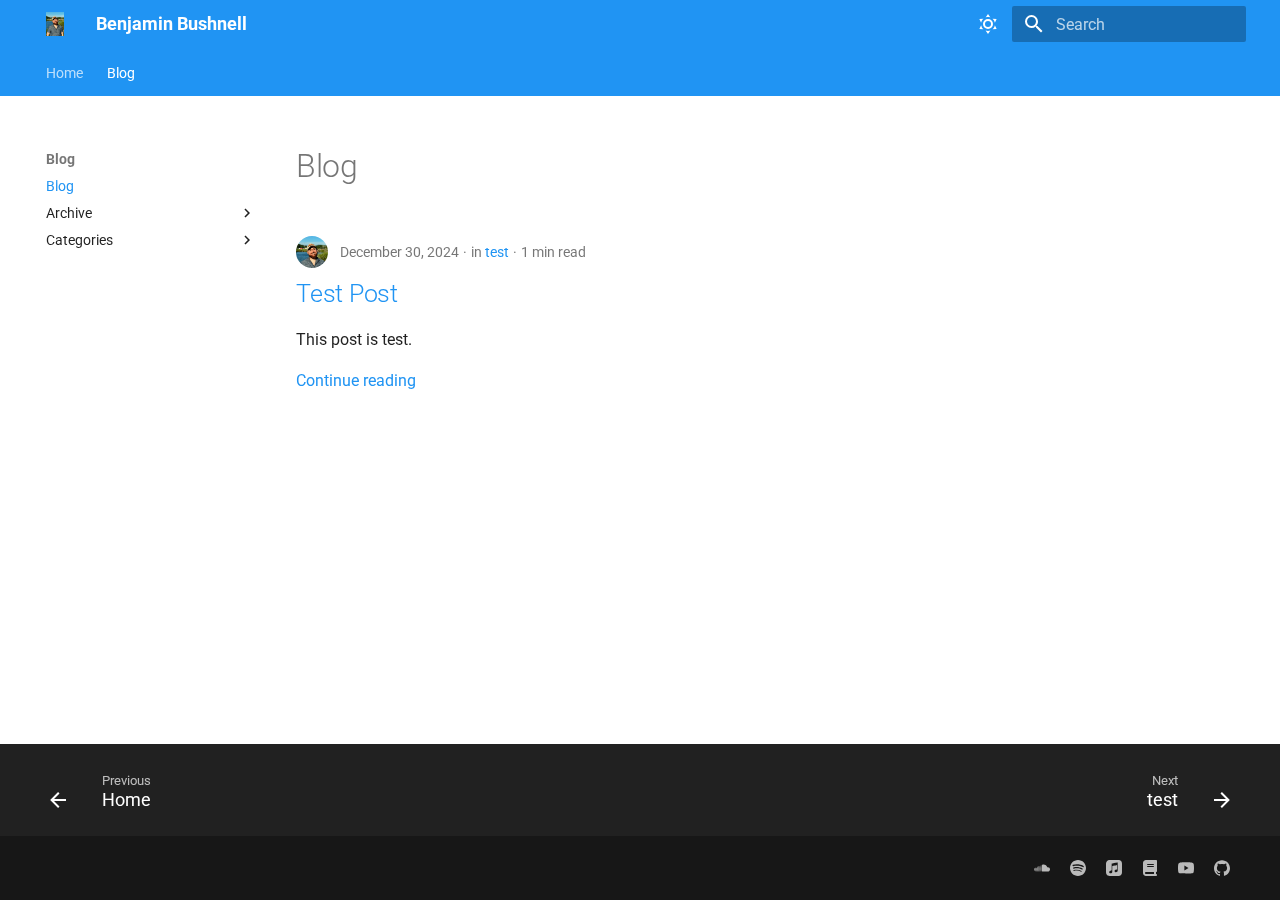
<file: blog/index.html>
<!doctype html>
<html lang="en" class="no-js">
  <head>
    
      <meta charset="utf-8">
      <meta name="viewport" content="width=device-width,initial-scale=1">
      
      
      
        <link rel="canonical" href="https://wwww.benjaminbushnell.com/blog/">
      
      
        <link rel="prev" href="..">
      
      
        <link rel="next" href="category/test/">
      
      
      <link rel="icon" href="../img/favicon.ico">
      <meta name="generator" content="mkdocs-1.6.1, mkdocs-material-9.5.49">
    
    
      
        <title>Blog - Benjamin Bushnell</title>
      
    
    
      <link rel="stylesheet" href="../assets/stylesheets/main.6f8fc17f.min.css">
      
        
        <link rel="stylesheet" href="../assets/stylesheets/palette.06af60db.min.css">
      
      

  
  
  
  
  <style>:root{--md-annotation-icon:url('data:image/svg+xml;charset=utf-8,<svg xmlns="http://www.w3.org/2000/svg" viewBox="0 0 24 24"><path d="M17 13h-4v4h-2v-4H7v-2h4V7h2v4h4m-5-9A10 10 0 0 0 2 12a10 10 0 0 0 10 10 10 10 0 0 0 10-10A10 10 0 0 0 12 2"/></svg>');}</style>


    
    
      
    
    
      
        
        
        <link rel="preconnect" href="https://fonts.gstatic.com" crossorigin>
        <link rel="stylesheet" href="https://fonts.googleapis.com/css?family=Roboto:300,300i,400,400i,700,700i%7CRoboto+Mono:400,400i,700,700i&display=fallback">
        <style>:root{--md-text-font:"Roboto";--md-code-font:"Roboto Mono"}</style>
      
    
    
    <script>__md_scope=new URL("..",location),__md_hash=e=>[...e].reduce(((e,_)=>(e<<5)-e+_.charCodeAt(0)),0),__md_get=(e,_=localStorage,t=__md_scope)=>JSON.parse(_.getItem(t.pathname+"."+e)),__md_set=(e,_,t=localStorage,a=__md_scope)=>{try{t.setItem(a.pathname+"."+e,JSON.stringify(_))}catch(e){}}</script>
    
      

    
    
    
  </head>
  
  
    
    
      
    
    
    
    
    <body dir="ltr" data-md-color-scheme="default" data-md-color-primary="blue" data-md-color-accent="white">
  
    
    <input class="md-toggle" data-md-toggle="drawer" type="checkbox" id="__drawer" autocomplete="off">
    <input class="md-toggle" data-md-toggle="search" type="checkbox" id="__search" autocomplete="off">
    <label class="md-overlay" for="__drawer"></label>
    <div data-md-component="skip">
      
        
        <a href="#blog" class="md-skip">
          Skip to content
        </a>
      
    </div>
    <div data-md-component="announce">
      
    </div>
    
    
      

<header class="md-header" data-md-component="header">
  <nav class="md-header__inner md-grid" aria-label="Header">
    <a href=".." title="Benjamin Bushnell" class="md-header__button md-logo" aria-label="Benjamin Bushnell" data-md-component="logo">
      
  <img src="../img/ben_photo.jpeg" alt="logo">

    </a>
    <label class="md-header__button md-icon" for="__drawer">
      
      <svg xmlns="http://www.w3.org/2000/svg" viewBox="0 0 24 24"><path d="M3 6h18v2H3zm0 5h18v2H3zm0 5h18v2H3z"/></svg>
    </label>
    <div class="md-header__title" data-md-component="header-title">
      <div class="md-header__ellipsis">
        <div class="md-header__topic">
          <span class="md-ellipsis">
            Benjamin Bushnell
          </span>
        </div>
        <div class="md-header__topic" data-md-component="header-topic">
          <span class="md-ellipsis">
            
              Blog
            
          </span>
        </div>
      </div>
    </div>
    
      
        <form class="md-header__option" data-md-component="palette">
  
    
    
    
    <input class="md-option" data-md-color-media="(prefers-color-scheme: light)" data-md-color-scheme="default" data-md-color-primary="blue" data-md-color-accent="white"  aria-label="Switch to dark mode"  type="radio" name="__palette" id="__palette_0">
    
      <label class="md-header__button md-icon" title="Switch to dark mode" for="__palette_1" hidden>
        <svg xmlns="http://www.w3.org/2000/svg" viewBox="0 0 24 24"><path d="M12 7a5 5 0 0 1 5 5 5 5 0 0 1-5 5 5 5 0 0 1-5-5 5 5 0 0 1 5-5m0 2a3 3 0 0 0-3 3 3 3 0 0 0 3 3 3 3 0 0 0 3-3 3 3 0 0 0-3-3m0-7 2.39 3.42C13.65 5.15 12.84 5 12 5s-1.65.15-2.39.42zM3.34 7l4.16-.35A7.2 7.2 0 0 0 5.94 8.5c-.44.74-.69 1.5-.83 2.29zm.02 10 1.76-3.77a7.131 7.131 0 0 0 2.38 4.14zM20.65 7l-1.77 3.79a7.02 7.02 0 0 0-2.38-4.15zm-.01 10-4.14.36c.59-.51 1.12-1.14 1.54-1.86.42-.73.69-1.5.83-2.29zM12 22l-2.41-3.44c.74.27 1.55.44 2.41.44.82 0 1.63-.17 2.37-.44z"/></svg>
      </label>
    
  
    
    
    
    <input class="md-option" data-md-color-media="(prefers-color-scheme: dark)" data-md-color-scheme="slate" data-md-color-primary="blue" data-md-color-accent="indigo"  aria-label="Switch to light mode"  type="radio" name="__palette" id="__palette_1">
    
      <label class="md-header__button md-icon" title="Switch to light mode" for="__palette_0" hidden>
        <svg xmlns="http://www.w3.org/2000/svg" viewBox="0 0 24 24"><path d="m17.75 4.09-2.53 1.94.91 3.06-2.63-1.81-2.63 1.81.91-3.06-2.53-1.94L12.44 4l1.06-3 1.06 3zm3.5 6.91-1.64 1.25.59 1.98-1.7-1.17-1.7 1.17.59-1.98L15.75 11l2.06-.05L18.5 9l.69 1.95zm-2.28 4.95c.83-.08 1.72 1.1 1.19 1.85-.32.45-.66.87-1.08 1.27C15.17 23 8.84 23 4.94 19.07c-3.91-3.9-3.91-10.24 0-14.14.4-.4.82-.76 1.27-1.08.75-.53 1.93.36 1.85 1.19-.27 2.86.69 5.83 2.89 8.02a9.96 9.96 0 0 0 8.02 2.89m-1.64 2.02a12.08 12.08 0 0 1-7.8-3.47c-2.17-2.19-3.33-5-3.49-7.82-2.81 3.14-2.7 7.96.31 10.98 3.02 3.01 7.84 3.12 10.98.31"/></svg>
      </label>
    
  
</form>
      
    
    
      <script>var palette=__md_get("__palette");if(palette&&palette.color){if("(prefers-color-scheme)"===palette.color.media){var media=matchMedia("(prefers-color-scheme: light)"),input=document.querySelector(media.matches?"[data-md-color-media='(prefers-color-scheme: light)']":"[data-md-color-media='(prefers-color-scheme: dark)']");palette.color.media=input.getAttribute("data-md-color-media"),palette.color.scheme=input.getAttribute("data-md-color-scheme"),palette.color.primary=input.getAttribute("data-md-color-primary"),palette.color.accent=input.getAttribute("data-md-color-accent")}for(var[key,value]of Object.entries(palette.color))document.body.setAttribute("data-md-color-"+key,value)}</script>
    
    
    
      <label class="md-header__button md-icon" for="__search">
        
        <svg xmlns="http://www.w3.org/2000/svg" viewBox="0 0 24 24"><path d="M9.5 3A6.5 6.5 0 0 1 16 9.5c0 1.61-.59 3.09-1.56 4.23l.27.27h.79l5 5-1.5 1.5-5-5v-.79l-.27-.27A6.52 6.52 0 0 1 9.5 16 6.5 6.5 0 0 1 3 9.5 6.5 6.5 0 0 1 9.5 3m0 2C7 5 5 7 5 9.5S7 14 9.5 14 14 12 14 9.5 12 5 9.5 5"/></svg>
      </label>
      <div class="md-search" data-md-component="search" role="dialog">
  <label class="md-search__overlay" for="__search"></label>
  <div class="md-search__inner" role="search">
    <form class="md-search__form" name="search">
      <input type="text" class="md-search__input" name="query" aria-label="Search" placeholder="Search" autocapitalize="off" autocorrect="off" autocomplete="off" spellcheck="false" data-md-component="search-query" required>
      <label class="md-search__icon md-icon" for="__search">
        
        <svg xmlns="http://www.w3.org/2000/svg" viewBox="0 0 24 24"><path d="M9.5 3A6.5 6.5 0 0 1 16 9.5c0 1.61-.59 3.09-1.56 4.23l.27.27h.79l5 5-1.5 1.5-5-5v-.79l-.27-.27A6.52 6.52 0 0 1 9.5 16 6.5 6.5 0 0 1 3 9.5 6.5 6.5 0 0 1 9.5 3m0 2C7 5 5 7 5 9.5S7 14 9.5 14 14 12 14 9.5 12 5 9.5 5"/></svg>
        
        <svg xmlns="http://www.w3.org/2000/svg" viewBox="0 0 24 24"><path d="M20 11v2H8l5.5 5.5-1.42 1.42L4.16 12l7.92-7.92L13.5 5.5 8 11z"/></svg>
      </label>
      <nav class="md-search__options" aria-label="Search">
        
        <button type="reset" class="md-search__icon md-icon" title="Clear" aria-label="Clear" tabindex="-1">
          
          <svg xmlns="http://www.w3.org/2000/svg" viewBox="0 0 24 24"><path d="M19 6.41 17.59 5 12 10.59 6.41 5 5 6.41 10.59 12 5 17.59 6.41 19 12 13.41 17.59 19 19 17.59 13.41 12z"/></svg>
        </button>
      </nav>
      
    </form>
    <div class="md-search__output">
      <div class="md-search__scrollwrap" tabindex="0" data-md-scrollfix>
        <div class="md-search-result" data-md-component="search-result">
          <div class="md-search-result__meta">
            Initializing search
          </div>
          <ol class="md-search-result__list" role="presentation"></ol>
        </div>
      </div>
    </div>
  </div>
</div>
    
    
  </nav>
  
</header>
    
    <div class="md-container" data-md-component="container">
      
      
        
          
            
<nav class="md-tabs" aria-label="Tabs" data-md-component="tabs">
  <div class="md-grid">
    <ul class="md-tabs__list">
      
        
  
  
  
    <li class="md-tabs__item">
      <a href=".." class="md-tabs__link">
        
  
    
  
  Home

      </a>
    </li>
  

      
        
  
  
    
  
  
    
    
      <li class="md-tabs__item md-tabs__item--active">
        <a href="./" class="md-tabs__link">
          
  
  Blog

        </a>
      </li>
    
  

      
    </ul>
  </div>
</nav>
          
        
      
      <main class="md-main" data-md-component="main">
        <div class="md-main__inner md-grid">
          
            
              
              <div class="md-sidebar md-sidebar--primary" data-md-component="sidebar" data-md-type="navigation" >
                <div class="md-sidebar__scrollwrap">
                  <div class="md-sidebar__inner">
                    


  


<nav class="md-nav md-nav--primary md-nav--lifted" aria-label="Navigation" data-md-level="0">
  <label class="md-nav__title" for="__drawer">
    <a href=".." title="Benjamin Bushnell" class="md-nav__button md-logo" aria-label="Benjamin Bushnell" data-md-component="logo">
      
  <img src="../img/ben_photo.jpeg" alt="logo">

    </a>
    Benjamin Bushnell
  </label>
  
  <ul class="md-nav__list" data-md-scrollfix>
    
      
      
  
  
  
  
    <li class="md-nav__item">
      <a href=".." class="md-nav__link">
        
  
  <span class="md-ellipsis">
    Home
  </span>
  

      </a>
    </li>
  

    
      
      
  
  
    
  
  
  
    
    
    
      
        
        
      
      
    
    
    <li class="md-nav__item md-nav__item--active md-nav__item--section md-nav__item--nested">
      
        
        
        <input class="md-nav__toggle md-toggle " type="checkbox" id="__nav_2" checked>
        
          
          <label class="md-nav__link" for="__nav_2" id="__nav_2_label" tabindex="">
            
  
  <span class="md-ellipsis">
    Blog
  </span>
  

            <span class="md-nav__icon md-icon"></span>
          </label>
        
        <nav class="md-nav" data-md-level="1" aria-labelledby="__nav_2_label" aria-expanded="true">
          <label class="md-nav__title" for="__nav_2">
            <span class="md-nav__icon md-icon"></span>
            Blog
          </label>
          <ul class="md-nav__list" data-md-scrollfix>
            
              
                
  
  
    
  
  
    
      
    
  
  
    <li class="md-nav__item md-nav__item--active">
      
      <input class="md-nav__toggle md-toggle" type="checkbox" id="__toc">
      
      
        
      
      
      <a href="./" class="md-nav__link md-nav__link--active">
        
  
  <span class="md-ellipsis">
    Blog
  </span>
  

      </a>
      
    </li>
  

              
            
              
                
  
  
  
  
    
    
    
      
      
    
    
    <li class="md-nav__item md-nav__item--nested">
      
        
        
        <input class="md-nav__toggle md-toggle " type="checkbox" id="__nav_2_2" >
        
          
          <label class="md-nav__link" for="__nav_2_2" id="__nav_2_2_label" tabindex="0">
            
  
  <span class="md-ellipsis">
    Archive
  </span>
  

            <span class="md-nav__icon md-icon"></span>
          </label>
        
        <nav class="md-nav" data-md-level="2" aria-labelledby="__nav_2_2_label" aria-expanded="false">
          <label class="md-nav__title" for="__nav_2_2">
            <span class="md-nav__icon md-icon"></span>
            Archive
          </label>
          <ul class="md-nav__list" data-md-scrollfix>
            
              
                
  
  
  
    
  
  
    <li class="md-nav__item">
      <a href="archive/2024/" class="md-nav__link">
        
  
  <span class="md-ellipsis">
    2024
  </span>
  

      </a>
    </li>
  

              
            
          </ul>
        </nav>
      
    </li>
  

              
            
              
                
  
  
  
  
    
    
    
      
      
    
    
    <li class="md-nav__item md-nav__item--nested">
      
        
        
        <input class="md-nav__toggle md-toggle " type="checkbox" id="__nav_2_3" >
        
          
          <label class="md-nav__link" for="__nav_2_3" id="__nav_2_3_label" tabindex="0">
            
  
  <span class="md-ellipsis">
    Categories
  </span>
  

            <span class="md-nav__icon md-icon"></span>
          </label>
        
        <nav class="md-nav" data-md-level="2" aria-labelledby="__nav_2_3_label" aria-expanded="false">
          <label class="md-nav__title" for="__nav_2_3">
            <span class="md-nav__icon md-icon"></span>
            Categories
          </label>
          <ul class="md-nav__list" data-md-scrollfix>
            
              
                
  
  
  
    
  
  
    <li class="md-nav__item">
      <a href="category/test/" class="md-nav__link">
        
  
  <span class="md-ellipsis">
    test
  </span>
  

      </a>
    </li>
  

              
            
          </ul>
        </nav>
      
    </li>
  

              
            
          </ul>
        </nav>
      
    </li>
  

    
  </ul>
</nav>
                  </div>
                </div>
              </div>
            
            
              
              <div class="md-sidebar md-sidebar--secondary" data-md-component="sidebar" data-md-type="toc" >
                <div class="md-sidebar__scrollwrap">
                  <div class="md-sidebar__inner">
                    

<nav class="md-nav md-nav--secondary" aria-label="Table of contents">
  
  
  
    
  
  
</nav>
                  </div>
                </div>
              </div>
            
          
          
  <div class="md-content" data-md-component="content">
    <div class="md-content__inner">
      <header class="md-typeset">
        <h1 id="blog">Blog<a class="headerlink" href="#blog" title="Permanent link">&para;</a></h1>
      </header>
      
        <article class="md-post md-post--excerpt">
  <header class="md-post__header">
    
      <nav class="md-post__authors md-typeset">
        
          <span class="md-author">
            <img src="../img/ben_photo.jpeg" alt="Benjamin Bushnell">
          </span>
        
      </nav>
    
    <div class="md-post__meta md-meta">
      <ul class="md-meta__list">
        <li class="md-meta__item">
          <time datetime="2024-12-30 00:00:00+00:00">December 30, 2024</time></li>
        
          <li class="md-meta__item">
            in
            
              <a href="category/test/" class="md-meta__link">test</a></li>
        
        
          
          <li class="md-meta__item">
            
              1 min read
            
          </li>
        
      </ul>
      
    </div>
  </header>
  <div class="md-post__content md-typeset">
    <h2 id="test-post"><a class="toclink" href="2024/12/30/test-post/">Test Post</a></h2>
<p>This post is test.</p>

    
      <nav class="md-post__action">
        <a href="2024/12/30/test-post/">
          Continue reading
        </a>
      </nav>
    
  </div>
</article>
      
      
        
          



<nav class="md-pagination">
  
</nav>
        
      
    </div>
  </div>

          
<script>var target=document.getElementById(location.hash.slice(1));target&&target.name&&(target.checked=target.name.startsWith("__tabbed_"))</script>
        </div>
        
      </main>
      
        <footer class="md-footer">
  
    
      
      <nav class="md-footer__inner md-grid" aria-label="Footer" >
        
          
          <a href=".." class="md-footer__link md-footer__link--prev" aria-label="Previous: Home">
            <div class="md-footer__button md-icon">
              
              <svg xmlns="http://www.w3.org/2000/svg" viewBox="0 0 24 24"><path d="M20 11v2H8l5.5 5.5-1.42 1.42L4.16 12l7.92-7.92L13.5 5.5 8 11z"/></svg>
            </div>
            <div class="md-footer__title">
              <span class="md-footer__direction">
                Previous
              </span>
              <div class="md-ellipsis">
                Home
              </div>
            </div>
          </a>
        
        
          
          <a href="category/test/" class="md-footer__link md-footer__link--next" aria-label="Next: test">
            <div class="md-footer__title">
              <span class="md-footer__direction">
                Next
              </span>
              <div class="md-ellipsis">
                test
              </div>
            </div>
            <div class="md-footer__button md-icon">
              
              <svg xmlns="http://www.w3.org/2000/svg" viewBox="0 0 24 24"><path d="M4 11v2h12l-5.5 5.5 1.42 1.42L19.84 12l-7.92-7.92L10.5 5.5 16 11z"/></svg>
            </div>
          </a>
        
      </nav>
    
  
  <div class="md-footer-meta md-typeset">
    <div class="md-footer-meta__inner md-grid">
      <div class="md-copyright">
  
  
</div>
      
        <div class="md-social">
  
    
    
    
    
      
      
    
    <a href="https://soundcloud.com/voxide" target="_blank" rel="noopener" title="soundcloud.com" class="md-social__link">
      <svg xmlns="http://www.w3.org/2000/svg" viewBox="0 0 24 24"><path d="M23.999 14.165c-.052 1.796-1.612 3.169-3.4 3.169h-8.18a.68.68 0 0 1-.675-.683V7.862a.75.75 0 0 1 .452-.724s.75-.513 2.333-.513a5.36 5.36 0 0 1 2.763.755 5.43 5.43 0 0 1 2.57 3.54c.282-.08.574-.121.868-.12.884 0 1.73.358 2.347.992s.948 1.49.922 2.373M10.721 8.421c.247 2.98.427 5.697 0 8.672a.264.264 0 0 1-.53 0c-.395-2.946-.22-5.718 0-8.672a.264.264 0 0 1 .53 0M9.072 9.448c.285 2.659.37 4.986-.006 7.655a.277.277 0 0 1-.55 0c-.331-2.63-.256-5.02 0-7.655a.277.277 0 0 1 .556 0m-1.663-.257c.27 2.726.39 5.171 0 7.904a.266.266 0 0 1-.532 0c-.38-2.69-.257-5.21 0-7.904a.266.266 0 0 1 .532 0m-1.647.77a26.1 26.1 0 0 1-.008 7.147.272.272 0 0 1-.542 0 28 28 0 0 1 0-7.147.275.275 0 0 1 .55 0m-1.67 1.769c.421 1.865.228 3.5-.029 5.388a.257.257 0 0 1-.514 0c-.21-1.858-.398-3.549 0-5.389a.272.272 0 0 1 .543 0Zm-1.655-.273c.388 1.897.26 3.508-.01 5.412-.026.28-.514.283-.54 0-.244-1.878-.347-3.54-.01-5.412a.283.283 0 0 1 .56 0m-1.668.911c.4 1.268.257 2.292-.026 3.572a.257.257 0 0 1-.514 0c-.241-1.262-.354-2.312-.023-3.572a.283.283 0 0 1 .563 0"/></svg>
    </a>
  
    
    
    
    
      
      
    
    <a href="https://open.spotify.com/artist/7D0S25Hwms2iiy65lpAOJW" target="_blank" rel="noopener" title="open.spotify.com" class="md-social__link">
      <svg xmlns="http://www.w3.org/2000/svg" viewBox="0 0 24 24"><path d="M12 0C5.4 0 0 5.4 0 12s5.4 12 12 12 12-5.4 12-12S18.66 0 12 0m5.521 17.34c-.24.359-.66.48-1.021.24-2.82-1.74-6.36-2.101-10.561-1.141-.418.122-.779-.179-.899-.539-.12-.421.18-.78.54-.9 4.56-1.021 8.52-.6 11.64 1.32.42.18.479.659.301 1.02m1.44-3.3c-.301.42-.841.6-1.262.3-3.239-1.98-8.159-2.58-11.939-1.38-.479.12-1.02-.12-1.14-.6s.12-1.021.6-1.141C9.6 9.9 15 10.561 18.72 12.84c.361.181.54.78.241 1.2m.12-3.36C15.24 8.4 8.82 8.16 5.16 9.301c-.6.179-1.2-.181-1.38-.721-.18-.601.18-1.2.72-1.381 4.26-1.26 11.28-1.02 15.721 1.621.539.3.719 1.02.419 1.56-.299.421-1.02.599-1.559.3"/></svg>
    </a>
  
    
    
    
    
      
      
    
    <a href="https://music.apple.com/us/artist/voxide/920215932" target="_blank" rel="noopener" title="music.apple.com" class="md-social__link">
      <svg xmlns="http://www.w3.org/2000/svg" viewBox="0 0 24 24"><path d="M23.994 6.124a9.2 9.2 0 0 0-.24-2.19c-.317-1.31-1.062-2.31-2.18-3.043a5 5 0 0 0-1.877-.726 10.5 10.5 0 0 0-1.564-.15c-.04-.003-.083-.01-.124-.013H5.986q-.227.014-.455.026c-.747.043-1.49.123-2.193.4-1.336.53-2.3 1.452-2.865 2.78-.192.448-.292.925-.363 1.408a11 11 0 0 0-.1 1.18c0 .032-.007.062-.01.093v12.223q.014.211.027.424c.05.815.154 1.624.497 2.373.65 1.42 1.738 2.353 3.234 2.801.42.127.856.187 1.293.228.555.053 1.11.06 1.667.06h11.03a13 13 0 0 0 1.57-.1c.822-.106 1.596-.35 2.295-.81a5.05 5.05 0 0 0 1.88-2.207c.186-.42.293-.87.37-1.324.113-.675.138-1.358.137-2.04-.002-3.8 0-7.595-.003-11.393zm-6.423 3.99v5.712c0 .417-.058.827-.244 1.206-.29.59-.76.962-1.388 1.14q-.524.15-1.07.173c-.95.045-1.773-.6-1.943-1.536a1.88 1.88 0 0 1 1.038-2.022c.323-.16.67-.25 1.018-.324.378-.082.758-.153 1.134-.24.274-.063.457-.23.51-.516a1 1 0 0 0 .02-.193q0-2.723-.002-5.443a.7.7 0 0 0-.026-.185c-.04-.15-.15-.243-.304-.234-.16.01-.318.035-.475.066q-1.14.226-2.28.456l-2.325.47-1.374.278q-.024.007-.048.013c-.277.077-.377.203-.39.49q-.002.063 0 .13c-.002 2.602 0 5.204-.003 7.805 0 .42-.047.836-.215 1.227-.278.64-.77 1.04-1.434 1.233q-.526.152-1.075.172c-.96.036-1.755-.6-1.92-1.544-.14-.812.23-1.685 1.154-2.075.357-.15.73-.232 1.108-.31.287-.06.575-.116.86-.177q.574-.126.6-.714v-.15q0-4.441.002-8.882c0-.123.013-.25.042-.37.07-.285.273-.448.546-.518.255-.066.515-.112.774-.165q1.1-.224 2.2-.444l2.27-.46q1.005-.202 2.01-.403c.22-.043.442-.088.663-.106.31-.025.523.17.554.482q.012.11.012.223.003 2.866 0 5.732z"/></svg>
    </a>
  
    
    
    
    
      
      
    
    <a href="https://books.benjaminbushnell.com" target="_blank" rel="noopener" title="books.benjaminbushnell.com" class="md-social__link">
      <svg xmlns="http://www.w3.org/2000/svg" viewBox="0 0 448 512"><!--! Font Awesome Free 6.7.1 by @fontawesome - https://fontawesome.com License - https://fontawesome.com/license/free (Icons: CC BY 4.0, Fonts: SIL OFL 1.1, Code: MIT License) Copyright 2024 Fonticons, Inc.--><path d="M96 0C43 0 0 43 0 96v320c0 53 43 96 96 96h320c17.7 0 32-14.3 32-32s-14.3-32-32-32v-64c17.7 0 32-14.3 32-32V32c0-17.7-14.3-32-32-32H96m0 384h256v64H96c-17.7 0-32-14.3-32-32s14.3-32 32-32m32-240c0-8.8 7.2-16 16-16h192c8.8 0 16 7.2 16 16s-7.2 16-16 16H144c-8.8 0-16-7.2-16-16m16 48h192c8.8 0 16 7.2 16 16s-7.2 16-16 16H144c-8.8 0-16-7.2-16-16s7.2-16 16-16"/></svg>
    </a>
  
    
    
    
    
      
      
    
    <a href="https://www.youtube.com/@benjaminbushnell" target="_blank" rel="noopener" title="www.youtube.com" class="md-social__link">
      <svg xmlns="http://www.w3.org/2000/svg" viewBox="0 0 24 24"><path d="M23.498 6.186a3.02 3.02 0 0 0-2.122-2.136C19.505 3.545 12 3.545 12 3.545s-7.505 0-9.377.505A3.02 3.02 0 0 0 .502 6.186C0 8.07 0 12 0 12s0 3.93.502 5.814a3.02 3.02 0 0 0 2.122 2.136c1.871.505 9.376.505 9.376.505s7.505 0 9.377-.505a3.02 3.02 0 0 0 2.122-2.136C24 15.93 24 12 24 12s0-3.93-.502-5.814M9.545 15.568V8.432L15.818 12z"/></svg>
    </a>
  
    
    
    
    
      
      
    
    <a href="https://github.com/VoxideNebula" target="_blank" rel="noopener" title="github.com" class="md-social__link">
      <svg xmlns="http://www.w3.org/2000/svg" viewBox="0 0 24 24"><path d="M12 .297c-6.63 0-12 5.373-12 12 0 5.303 3.438 9.8 8.205 11.385.6.113.82-.258.82-.577 0-.285-.01-1.04-.015-2.04-3.338.724-4.042-1.61-4.042-1.61C4.422 18.07 3.633 17.7 3.633 17.7c-1.087-.744.084-.729.084-.729 1.205.084 1.838 1.236 1.838 1.236 1.07 1.835 2.809 1.305 3.495.998.108-.776.417-1.305.76-1.605-2.665-.3-5.466-1.332-5.466-5.93 0-1.31.465-2.38 1.235-3.22-.135-.303-.54-1.523.105-3.176 0 0 1.005-.322 3.3 1.23.96-.267 1.98-.399 3-.405 1.02.006 2.04.138 3 .405 2.28-1.552 3.285-1.23 3.285-1.23.645 1.653.24 2.873.12 3.176.765.84 1.23 1.91 1.23 3.22 0 4.61-2.805 5.625-5.475 5.92.42.36.81 1.096.81 2.22 0 1.606-.015 2.896-.015 3.286 0 .315.21.69.825.57C20.565 22.092 24 17.592 24 12.297c0-6.627-5.373-12-12-12"/></svg>
    </a>
  
</div>
      
    </div>
  </div>
</footer>
      
    </div>
    <div class="md-dialog" data-md-component="dialog">
      <div class="md-dialog__inner md-typeset"></div>
    </div>
    
    
    <script id="__config" type="application/json">{"base": "..", "features": ["content.code.copy", "content.code.select", "header.autohide", "navigation.tabs", "navigation.footer"], "search": "../assets/javascripts/workers/search.6ce7567c.min.js", "translations": {"clipboard.copied": "Copied to clipboard", "clipboard.copy": "Copy to clipboard", "search.result.more.one": "1 more on this page", "search.result.more.other": "# more on this page", "search.result.none": "No matching documents", "search.result.one": "1 matching document", "search.result.other": "# matching documents", "search.result.placeholder": "Type to start searching", "search.result.term.missing": "Missing", "select.version": "Select version"}}</script>
    
    
      <script src="../assets/javascripts/bundle.88dd0f4e.min.js"></script>
      
    
  </body>
</html>
</file>
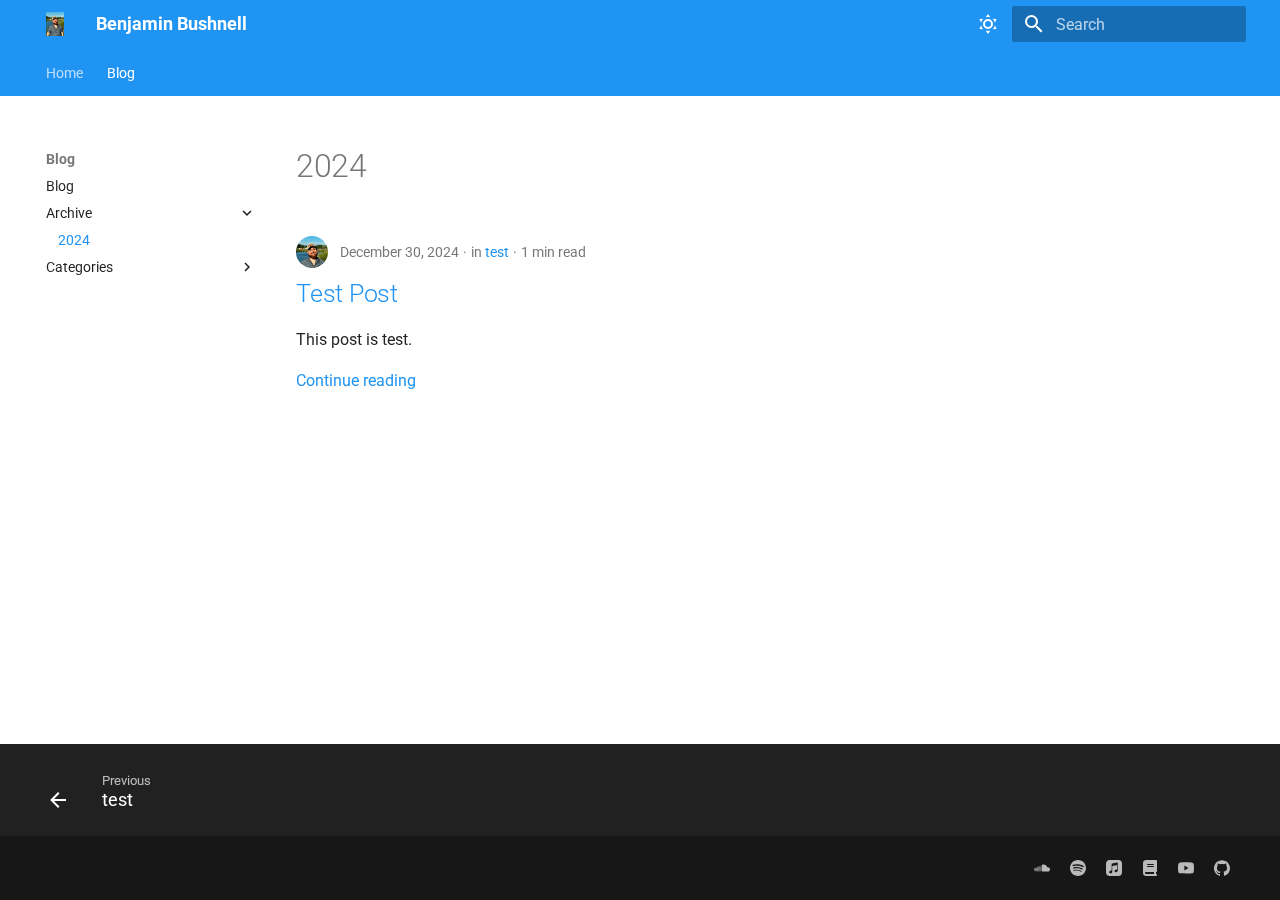
<file: blog/archive/2024/index.html>
<!doctype html>
<html lang="en" class="no-js">
  <head>
    
      <meta charset="utf-8">
      <meta name="viewport" content="width=device-width,initial-scale=1">
      
      
      
        <link rel="canonical" href="https://wwww.benjaminbushnell.com/blog/archive/2024/">
      
      
        <link rel="prev" href="../../category/test/">
      
      
      
      <link rel="icon" href="../../../img/favicon.ico">
      <meta name="generator" content="mkdocs-1.6.1, mkdocs-material-9.5.49">
    
    
      
        <title>2024 - Benjamin Bushnell</title>
      
    
    
      <link rel="stylesheet" href="../../../assets/stylesheets/main.6f8fc17f.min.css">
      
        
        <link rel="stylesheet" href="../../../assets/stylesheets/palette.06af60db.min.css">
      
      

  
  
  
  
  <style>:root{--md-annotation-icon:url('data:image/svg+xml;charset=utf-8,<svg xmlns="http://www.w3.org/2000/svg" viewBox="0 0 24 24"><path d="M17 13h-4v4h-2v-4H7v-2h4V7h2v4h4m-5-9A10 10 0 0 0 2 12a10 10 0 0 0 10 10 10 10 0 0 0 10-10A10 10 0 0 0 12 2"/></svg>');}</style>


    
    
      
    
    
      
        
        
        <link rel="preconnect" href="https://fonts.gstatic.com" crossorigin>
        <link rel="stylesheet" href="https://fonts.googleapis.com/css?family=Roboto:300,300i,400,400i,700,700i%7CRoboto+Mono:400,400i,700,700i&display=fallback">
        <style>:root{--md-text-font:"Roboto";--md-code-font:"Roboto Mono"}</style>
      
    
    
    <script>__md_scope=new URL("../../..",location),__md_hash=e=>[...e].reduce(((e,_)=>(e<<5)-e+_.charCodeAt(0)),0),__md_get=(e,_=localStorage,t=__md_scope)=>JSON.parse(_.getItem(t.pathname+"."+e)),__md_set=(e,_,t=localStorage,a=__md_scope)=>{try{t.setItem(a.pathname+"."+e,JSON.stringify(_))}catch(e){}}</script>
    
      

    
    
    
  </head>
  
  
    
    
      
    
    
    
    
    <body dir="ltr" data-md-color-scheme="default" data-md-color-primary="blue" data-md-color-accent="white">
  
    
    <input class="md-toggle" data-md-toggle="drawer" type="checkbox" id="__drawer" autocomplete="off">
    <input class="md-toggle" data-md-toggle="search" type="checkbox" id="__search" autocomplete="off">
    <label class="md-overlay" for="__drawer"></label>
    <div data-md-component="skip">
      
        
        <a href="#2024" class="md-skip">
          Skip to content
        </a>
      
    </div>
    <div data-md-component="announce">
      
    </div>
    
    
      

<header class="md-header" data-md-component="header">
  <nav class="md-header__inner md-grid" aria-label="Header">
    <a href="../../.." title="Benjamin Bushnell" class="md-header__button md-logo" aria-label="Benjamin Bushnell" data-md-component="logo">
      
  <img src="../../../img/ben_photo.jpeg" alt="logo">

    </a>
    <label class="md-header__button md-icon" for="__drawer">
      
      <svg xmlns="http://www.w3.org/2000/svg" viewBox="0 0 24 24"><path d="M3 6h18v2H3zm0 5h18v2H3zm0 5h18v2H3z"/></svg>
    </label>
    <div class="md-header__title" data-md-component="header-title">
      <div class="md-header__ellipsis">
        <div class="md-header__topic">
          <span class="md-ellipsis">
            Benjamin Bushnell
          </span>
        </div>
        <div class="md-header__topic" data-md-component="header-topic">
          <span class="md-ellipsis">
            
              2024
            
          </span>
        </div>
      </div>
    </div>
    
      
        <form class="md-header__option" data-md-component="palette">
  
    
    
    
    <input class="md-option" data-md-color-media="(prefers-color-scheme: light)" data-md-color-scheme="default" data-md-color-primary="blue" data-md-color-accent="white"  aria-label="Switch to dark mode"  type="radio" name="__palette" id="__palette_0">
    
      <label class="md-header__button md-icon" title="Switch to dark mode" for="__palette_1" hidden>
        <svg xmlns="http://www.w3.org/2000/svg" viewBox="0 0 24 24"><path d="M12 7a5 5 0 0 1 5 5 5 5 0 0 1-5 5 5 5 0 0 1-5-5 5 5 0 0 1 5-5m0 2a3 3 0 0 0-3 3 3 3 0 0 0 3 3 3 3 0 0 0 3-3 3 3 0 0 0-3-3m0-7 2.39 3.42C13.65 5.15 12.84 5 12 5s-1.65.15-2.39.42zM3.34 7l4.16-.35A7.2 7.2 0 0 0 5.94 8.5c-.44.74-.69 1.5-.83 2.29zm.02 10 1.76-3.77a7.131 7.131 0 0 0 2.38 4.14zM20.65 7l-1.77 3.79a7.02 7.02 0 0 0-2.38-4.15zm-.01 10-4.14.36c.59-.51 1.12-1.14 1.54-1.86.42-.73.69-1.5.83-2.29zM12 22l-2.41-3.44c.74.27 1.55.44 2.41.44.82 0 1.63-.17 2.37-.44z"/></svg>
      </label>
    
  
    
    
    
    <input class="md-option" data-md-color-media="(prefers-color-scheme: dark)" data-md-color-scheme="slate" data-md-color-primary="blue" data-md-color-accent="indigo"  aria-label="Switch to light mode"  type="radio" name="__palette" id="__palette_1">
    
      <label class="md-header__button md-icon" title="Switch to light mode" for="__palette_0" hidden>
        <svg xmlns="http://www.w3.org/2000/svg" viewBox="0 0 24 24"><path d="m17.75 4.09-2.53 1.94.91 3.06-2.63-1.81-2.63 1.81.91-3.06-2.53-1.94L12.44 4l1.06-3 1.06 3zm3.5 6.91-1.64 1.25.59 1.98-1.7-1.17-1.7 1.17.59-1.98L15.75 11l2.06-.05L18.5 9l.69 1.95zm-2.28 4.95c.83-.08 1.72 1.1 1.19 1.85-.32.45-.66.87-1.08 1.27C15.17 23 8.84 23 4.94 19.07c-3.91-3.9-3.91-10.24 0-14.14.4-.4.82-.76 1.27-1.08.75-.53 1.93.36 1.85 1.19-.27 2.86.69 5.83 2.89 8.02a9.96 9.96 0 0 0 8.02 2.89m-1.64 2.02a12.08 12.08 0 0 1-7.8-3.47c-2.17-2.19-3.33-5-3.49-7.82-2.81 3.14-2.7 7.96.31 10.98 3.02 3.01 7.84 3.12 10.98.31"/></svg>
      </label>
    
  
</form>
      
    
    
      <script>var palette=__md_get("__palette");if(palette&&palette.color){if("(prefers-color-scheme)"===palette.color.media){var media=matchMedia("(prefers-color-scheme: light)"),input=document.querySelector(media.matches?"[data-md-color-media='(prefers-color-scheme: light)']":"[data-md-color-media='(prefers-color-scheme: dark)']");palette.color.media=input.getAttribute("data-md-color-media"),palette.color.scheme=input.getAttribute("data-md-color-scheme"),palette.color.primary=input.getAttribute("data-md-color-primary"),palette.color.accent=input.getAttribute("data-md-color-accent")}for(var[key,value]of Object.entries(palette.color))document.body.setAttribute("data-md-color-"+key,value)}</script>
    
    
    
      <label class="md-header__button md-icon" for="__search">
        
        <svg xmlns="http://www.w3.org/2000/svg" viewBox="0 0 24 24"><path d="M9.5 3A6.5 6.5 0 0 1 16 9.5c0 1.61-.59 3.09-1.56 4.23l.27.27h.79l5 5-1.5 1.5-5-5v-.79l-.27-.27A6.52 6.52 0 0 1 9.5 16 6.5 6.5 0 0 1 3 9.5 6.5 6.5 0 0 1 9.5 3m0 2C7 5 5 7 5 9.5S7 14 9.5 14 14 12 14 9.5 12 5 9.5 5"/></svg>
      </label>
      <div class="md-search" data-md-component="search" role="dialog">
  <label class="md-search__overlay" for="__search"></label>
  <div class="md-search__inner" role="search">
    <form class="md-search__form" name="search">
      <input type="text" class="md-search__input" name="query" aria-label="Search" placeholder="Search" autocapitalize="off" autocorrect="off" autocomplete="off" spellcheck="false" data-md-component="search-query" required>
      <label class="md-search__icon md-icon" for="__search">
        
        <svg xmlns="http://www.w3.org/2000/svg" viewBox="0 0 24 24"><path d="M9.5 3A6.5 6.5 0 0 1 16 9.5c0 1.61-.59 3.09-1.56 4.23l.27.27h.79l5 5-1.5 1.5-5-5v-.79l-.27-.27A6.52 6.52 0 0 1 9.5 16 6.5 6.5 0 0 1 3 9.5 6.5 6.5 0 0 1 9.5 3m0 2C7 5 5 7 5 9.5S7 14 9.5 14 14 12 14 9.5 12 5 9.5 5"/></svg>
        
        <svg xmlns="http://www.w3.org/2000/svg" viewBox="0 0 24 24"><path d="M20 11v2H8l5.5 5.5-1.42 1.42L4.16 12l7.92-7.92L13.5 5.5 8 11z"/></svg>
      </label>
      <nav class="md-search__options" aria-label="Search">
        
        <button type="reset" class="md-search__icon md-icon" title="Clear" aria-label="Clear" tabindex="-1">
          
          <svg xmlns="http://www.w3.org/2000/svg" viewBox="0 0 24 24"><path d="M19 6.41 17.59 5 12 10.59 6.41 5 5 6.41 10.59 12 5 17.59 6.41 19 12 13.41 17.59 19 19 17.59 13.41 12z"/></svg>
        </button>
      </nav>
      
    </form>
    <div class="md-search__output">
      <div class="md-search__scrollwrap" tabindex="0" data-md-scrollfix>
        <div class="md-search-result" data-md-component="search-result">
          <div class="md-search-result__meta">
            Initializing search
          </div>
          <ol class="md-search-result__list" role="presentation"></ol>
        </div>
      </div>
    </div>
  </div>
</div>
    
    
  </nav>
  
</header>
    
    <div class="md-container" data-md-component="container">
      
      
        
          
            
<nav class="md-tabs" aria-label="Tabs" data-md-component="tabs">
  <div class="md-grid">
    <ul class="md-tabs__list">
      
        
  
  
  
    <li class="md-tabs__item">
      <a href="../../.." class="md-tabs__link">
        
  
    
  
  Home

      </a>
    </li>
  

      
        
  
  
    
  
  
    
    
      <li class="md-tabs__item md-tabs__item--active">
        <a href="../../" class="md-tabs__link">
          
  
  Blog

        </a>
      </li>
    
  

      
    </ul>
  </div>
</nav>
          
        
      
      <main class="md-main" data-md-component="main">
        <div class="md-main__inner md-grid">
          
            
              
              <div class="md-sidebar md-sidebar--primary" data-md-component="sidebar" data-md-type="navigation" >
                <div class="md-sidebar__scrollwrap">
                  <div class="md-sidebar__inner">
                    


  


<nav class="md-nav md-nav--primary md-nav--lifted" aria-label="Navigation" data-md-level="0">
  <label class="md-nav__title" for="__drawer">
    <a href="../../.." title="Benjamin Bushnell" class="md-nav__button md-logo" aria-label="Benjamin Bushnell" data-md-component="logo">
      
  <img src="../../../img/ben_photo.jpeg" alt="logo">

    </a>
    Benjamin Bushnell
  </label>
  
  <ul class="md-nav__list" data-md-scrollfix>
    
      
      
  
  
  
  
    <li class="md-nav__item">
      <a href="../../.." class="md-nav__link">
        
  
  <span class="md-ellipsis">
    Home
  </span>
  

      </a>
    </li>
  

    
      
      
  
  
    
  
  
  
    
    
    
      
        
        
      
      
    
    
    <li class="md-nav__item md-nav__item--active md-nav__item--section md-nav__item--nested">
      
        
        
        <input class="md-nav__toggle md-toggle " type="checkbox" id="__nav_2" checked>
        
          
          <label class="md-nav__link" for="__nav_2" id="__nav_2_label" tabindex="">
            
  
  <span class="md-ellipsis">
    Blog
  </span>
  

            <span class="md-nav__icon md-icon"></span>
          </label>
        
        <nav class="md-nav" data-md-level="1" aria-labelledby="__nav_2_label" aria-expanded="true">
          <label class="md-nav__title" for="__nav_2">
            <span class="md-nav__icon md-icon"></span>
            Blog
          </label>
          <ul class="md-nav__list" data-md-scrollfix>
            
              
                
  
  
  
    
  
  
    <li class="md-nav__item">
      <a href="../../" class="md-nav__link">
        
  
  <span class="md-ellipsis">
    Blog
  </span>
  

      </a>
    </li>
  

              
            
              
                
  
  
    
  
  
  
    
    
    
      
      
    
    
    <li class="md-nav__item md-nav__item--active md-nav__item--nested">
      
        
        
        <input class="md-nav__toggle md-toggle " type="checkbox" id="__nav_2_2" checked>
        
          
          <label class="md-nav__link" for="__nav_2_2" id="__nav_2_2_label" tabindex="0">
            
  
  <span class="md-ellipsis">
    Archive
  </span>
  

            <span class="md-nav__icon md-icon"></span>
          </label>
        
        <nav class="md-nav" data-md-level="2" aria-labelledby="__nav_2_2_label" aria-expanded="true">
          <label class="md-nav__title" for="__nav_2_2">
            <span class="md-nav__icon md-icon"></span>
            Archive
          </label>
          <ul class="md-nav__list" data-md-scrollfix>
            
              
                
  
  
    
  
  
    
      
    
  
  
    <li class="md-nav__item md-nav__item--active">
      
      <input class="md-nav__toggle md-toggle" type="checkbox" id="__toc">
      
      
        
      
      
      <a href="./" class="md-nav__link md-nav__link--active">
        
  
  <span class="md-ellipsis">
    2024
  </span>
  

      </a>
      
    </li>
  

              
            
          </ul>
        </nav>
      
    </li>
  

              
            
              
                
  
  
  
  
    
    
    
      
      
    
    
    <li class="md-nav__item md-nav__item--nested">
      
        
        
        <input class="md-nav__toggle md-toggle " type="checkbox" id="__nav_2_3" >
        
          
          <label class="md-nav__link" for="__nav_2_3" id="__nav_2_3_label" tabindex="0">
            
  
  <span class="md-ellipsis">
    Categories
  </span>
  

            <span class="md-nav__icon md-icon"></span>
          </label>
        
        <nav class="md-nav" data-md-level="2" aria-labelledby="__nav_2_3_label" aria-expanded="false">
          <label class="md-nav__title" for="__nav_2_3">
            <span class="md-nav__icon md-icon"></span>
            Categories
          </label>
          <ul class="md-nav__list" data-md-scrollfix>
            
              
                
  
  
  
    
  
  
    <li class="md-nav__item">
      <a href="../../category/test/" class="md-nav__link">
        
  
  <span class="md-ellipsis">
    test
  </span>
  

      </a>
    </li>
  

              
            
          </ul>
        </nav>
      
    </li>
  

              
            
          </ul>
        </nav>
      
    </li>
  

    
  </ul>
</nav>
                  </div>
                </div>
              </div>
            
            
              
              <div class="md-sidebar md-sidebar--secondary" data-md-component="sidebar" data-md-type="toc" >
                <div class="md-sidebar__scrollwrap">
                  <div class="md-sidebar__inner">
                    

<nav class="md-nav md-nav--secondary" aria-label="Table of contents">
  
  
  
    
  
  
</nav>
                  </div>
                </div>
              </div>
            
          
          
  <div class="md-content" data-md-component="content">
    <div class="md-content__inner">
      <header class="md-typeset">
        <h1 id="2024">2024<a class="headerlink" href="#2024" title="Permanent link">&para;</a></h1>
      </header>
      
        <article class="md-post md-post--excerpt">
  <header class="md-post__header">
    
      <nav class="md-post__authors md-typeset">
        
          <span class="md-author">
            <img src="../../../img/ben_photo.jpeg" alt="Benjamin Bushnell">
          </span>
        
      </nav>
    
    <div class="md-post__meta md-meta">
      <ul class="md-meta__list">
        <li class="md-meta__item">
          <time datetime="2024-12-30 00:00:00+00:00">December 30, 2024</time></li>
        
          <li class="md-meta__item">
            in
            
              <a href="../../category/test/" class="md-meta__link">test</a></li>
        
        
          
          <li class="md-meta__item">
            
              1 min read
            
          </li>
        
      </ul>
      
    </div>
  </header>
  <div class="md-post__content md-typeset">
    <h2 id="test-post"><a class="toclink" href="../../2024/12/30/test-post/">Test Post</a></h2>
<p>This post is test.</p>

    
      <nav class="md-post__action">
        <a href="../../2024/12/30/test-post/">
          Continue reading
        </a>
      </nav>
    
  </div>
</article>
      
      
        
          



<nav class="md-pagination">
  
</nav>
        
      
    </div>
  </div>

          
<script>var target=document.getElementById(location.hash.slice(1));target&&target.name&&(target.checked=target.name.startsWith("__tabbed_"))</script>
        </div>
        
      </main>
      
        <footer class="md-footer">
  
    
      
      <nav class="md-footer__inner md-grid" aria-label="Footer" >
        
          
          <a href="../../category/test/" class="md-footer__link md-footer__link--prev" aria-label="Previous: test">
            <div class="md-footer__button md-icon">
              
              <svg xmlns="http://www.w3.org/2000/svg" viewBox="0 0 24 24"><path d="M20 11v2H8l5.5 5.5-1.42 1.42L4.16 12l7.92-7.92L13.5 5.5 8 11z"/></svg>
            </div>
            <div class="md-footer__title">
              <span class="md-footer__direction">
                Previous
              </span>
              <div class="md-ellipsis">
                test
              </div>
            </div>
          </a>
        
        
      </nav>
    
  
  <div class="md-footer-meta md-typeset">
    <div class="md-footer-meta__inner md-grid">
      <div class="md-copyright">
  
  
</div>
      
        <div class="md-social">
  
    
    
    
    
      
      
    
    <a href="https://soundcloud.com/voxide" target="_blank" rel="noopener" title="soundcloud.com" class="md-social__link">
      <svg xmlns="http://www.w3.org/2000/svg" viewBox="0 0 24 24"><path d="M23.999 14.165c-.052 1.796-1.612 3.169-3.4 3.169h-8.18a.68.68 0 0 1-.675-.683V7.862a.75.75 0 0 1 .452-.724s.75-.513 2.333-.513a5.36 5.36 0 0 1 2.763.755 5.43 5.43 0 0 1 2.57 3.54c.282-.08.574-.121.868-.12.884 0 1.73.358 2.347.992s.948 1.49.922 2.373M10.721 8.421c.247 2.98.427 5.697 0 8.672a.264.264 0 0 1-.53 0c-.395-2.946-.22-5.718 0-8.672a.264.264 0 0 1 .53 0M9.072 9.448c.285 2.659.37 4.986-.006 7.655a.277.277 0 0 1-.55 0c-.331-2.63-.256-5.02 0-7.655a.277.277 0 0 1 .556 0m-1.663-.257c.27 2.726.39 5.171 0 7.904a.266.266 0 0 1-.532 0c-.38-2.69-.257-5.21 0-7.904a.266.266 0 0 1 .532 0m-1.647.77a26.1 26.1 0 0 1-.008 7.147.272.272 0 0 1-.542 0 28 28 0 0 1 0-7.147.275.275 0 0 1 .55 0m-1.67 1.769c.421 1.865.228 3.5-.029 5.388a.257.257 0 0 1-.514 0c-.21-1.858-.398-3.549 0-5.389a.272.272 0 0 1 .543 0Zm-1.655-.273c.388 1.897.26 3.508-.01 5.412-.026.28-.514.283-.54 0-.244-1.878-.347-3.54-.01-5.412a.283.283 0 0 1 .56 0m-1.668.911c.4 1.268.257 2.292-.026 3.572a.257.257 0 0 1-.514 0c-.241-1.262-.354-2.312-.023-3.572a.283.283 0 0 1 .563 0"/></svg>
    </a>
  
    
    
    
    
      
      
    
    <a href="https://open.spotify.com/artist/7D0S25Hwms2iiy65lpAOJW" target="_blank" rel="noopener" title="open.spotify.com" class="md-social__link">
      <svg xmlns="http://www.w3.org/2000/svg" viewBox="0 0 24 24"><path d="M12 0C5.4 0 0 5.4 0 12s5.4 12 12 12 12-5.4 12-12S18.66 0 12 0m5.521 17.34c-.24.359-.66.48-1.021.24-2.82-1.74-6.36-2.101-10.561-1.141-.418.122-.779-.179-.899-.539-.12-.421.18-.78.54-.9 4.56-1.021 8.52-.6 11.64 1.32.42.18.479.659.301 1.02m1.44-3.3c-.301.42-.841.6-1.262.3-3.239-1.98-8.159-2.58-11.939-1.38-.479.12-1.02-.12-1.14-.6s.12-1.021.6-1.141C9.6 9.9 15 10.561 18.72 12.84c.361.181.54.78.241 1.2m.12-3.36C15.24 8.4 8.82 8.16 5.16 9.301c-.6.179-1.2-.181-1.38-.721-.18-.601.18-1.2.72-1.381 4.26-1.26 11.28-1.02 15.721 1.621.539.3.719 1.02.419 1.56-.299.421-1.02.599-1.559.3"/></svg>
    </a>
  
    
    
    
    
      
      
    
    <a href="https://music.apple.com/us/artist/voxide/920215932" target="_blank" rel="noopener" title="music.apple.com" class="md-social__link">
      <svg xmlns="http://www.w3.org/2000/svg" viewBox="0 0 24 24"><path d="M23.994 6.124a9.2 9.2 0 0 0-.24-2.19c-.317-1.31-1.062-2.31-2.18-3.043a5 5 0 0 0-1.877-.726 10.5 10.5 0 0 0-1.564-.15c-.04-.003-.083-.01-.124-.013H5.986q-.227.014-.455.026c-.747.043-1.49.123-2.193.4-1.336.53-2.3 1.452-2.865 2.78-.192.448-.292.925-.363 1.408a11 11 0 0 0-.1 1.18c0 .032-.007.062-.01.093v12.223q.014.211.027.424c.05.815.154 1.624.497 2.373.65 1.42 1.738 2.353 3.234 2.801.42.127.856.187 1.293.228.555.053 1.11.06 1.667.06h11.03a13 13 0 0 0 1.57-.1c.822-.106 1.596-.35 2.295-.81a5.05 5.05 0 0 0 1.88-2.207c.186-.42.293-.87.37-1.324.113-.675.138-1.358.137-2.04-.002-3.8 0-7.595-.003-11.393zm-6.423 3.99v5.712c0 .417-.058.827-.244 1.206-.29.59-.76.962-1.388 1.14q-.524.15-1.07.173c-.95.045-1.773-.6-1.943-1.536a1.88 1.88 0 0 1 1.038-2.022c.323-.16.67-.25 1.018-.324.378-.082.758-.153 1.134-.24.274-.063.457-.23.51-.516a1 1 0 0 0 .02-.193q0-2.723-.002-5.443a.7.7 0 0 0-.026-.185c-.04-.15-.15-.243-.304-.234-.16.01-.318.035-.475.066q-1.14.226-2.28.456l-2.325.47-1.374.278q-.024.007-.048.013c-.277.077-.377.203-.39.49q-.002.063 0 .13c-.002 2.602 0 5.204-.003 7.805 0 .42-.047.836-.215 1.227-.278.64-.77 1.04-1.434 1.233q-.526.152-1.075.172c-.96.036-1.755-.6-1.92-1.544-.14-.812.23-1.685 1.154-2.075.357-.15.73-.232 1.108-.31.287-.06.575-.116.86-.177q.574-.126.6-.714v-.15q0-4.441.002-8.882c0-.123.013-.25.042-.37.07-.285.273-.448.546-.518.255-.066.515-.112.774-.165q1.1-.224 2.2-.444l2.27-.46q1.005-.202 2.01-.403c.22-.043.442-.088.663-.106.31-.025.523.17.554.482q.012.11.012.223.003 2.866 0 5.732z"/></svg>
    </a>
  
    
    
    
    
      
      
    
    <a href="https://books.benjaminbushnell.com" target="_blank" rel="noopener" title="books.benjaminbushnell.com" class="md-social__link">
      <svg xmlns="http://www.w3.org/2000/svg" viewBox="0 0 448 512"><!--! Font Awesome Free 6.7.1 by @fontawesome - https://fontawesome.com License - https://fontawesome.com/license/free (Icons: CC BY 4.0, Fonts: SIL OFL 1.1, Code: MIT License) Copyright 2024 Fonticons, Inc.--><path d="M96 0C43 0 0 43 0 96v320c0 53 43 96 96 96h320c17.7 0 32-14.3 32-32s-14.3-32-32-32v-64c17.7 0 32-14.3 32-32V32c0-17.7-14.3-32-32-32H96m0 384h256v64H96c-17.7 0-32-14.3-32-32s14.3-32 32-32m32-240c0-8.8 7.2-16 16-16h192c8.8 0 16 7.2 16 16s-7.2 16-16 16H144c-8.8 0-16-7.2-16-16m16 48h192c8.8 0 16 7.2 16 16s-7.2 16-16 16H144c-8.8 0-16-7.2-16-16s7.2-16 16-16"/></svg>
    </a>
  
    
    
    
    
      
      
    
    <a href="https://www.youtube.com/@benjaminbushnell" target="_blank" rel="noopener" title="www.youtube.com" class="md-social__link">
      <svg xmlns="http://www.w3.org/2000/svg" viewBox="0 0 24 24"><path d="M23.498 6.186a3.02 3.02 0 0 0-2.122-2.136C19.505 3.545 12 3.545 12 3.545s-7.505 0-9.377.505A3.02 3.02 0 0 0 .502 6.186C0 8.07 0 12 0 12s0 3.93.502 5.814a3.02 3.02 0 0 0 2.122 2.136c1.871.505 9.376.505 9.376.505s7.505 0 9.377-.505a3.02 3.02 0 0 0 2.122-2.136C24 15.93 24 12 24 12s0-3.93-.502-5.814M9.545 15.568V8.432L15.818 12z"/></svg>
    </a>
  
    
    
    
    
      
      
    
    <a href="https://github.com/VoxideNebula" target="_blank" rel="noopener" title="github.com" class="md-social__link">
      <svg xmlns="http://www.w3.org/2000/svg" viewBox="0 0 24 24"><path d="M12 .297c-6.63 0-12 5.373-12 12 0 5.303 3.438 9.8 8.205 11.385.6.113.82-.258.82-.577 0-.285-.01-1.04-.015-2.04-3.338.724-4.042-1.61-4.042-1.61C4.422 18.07 3.633 17.7 3.633 17.7c-1.087-.744.084-.729.084-.729 1.205.084 1.838 1.236 1.838 1.236 1.07 1.835 2.809 1.305 3.495.998.108-.776.417-1.305.76-1.605-2.665-.3-5.466-1.332-5.466-5.93 0-1.31.465-2.38 1.235-3.22-.135-.303-.54-1.523.105-3.176 0 0 1.005-.322 3.3 1.23.96-.267 1.98-.399 3-.405 1.02.006 2.04.138 3 .405 2.28-1.552 3.285-1.23 3.285-1.23.645 1.653.24 2.873.12 3.176.765.84 1.23 1.91 1.23 3.22 0 4.61-2.805 5.625-5.475 5.92.42.36.81 1.096.81 2.22 0 1.606-.015 2.896-.015 3.286 0 .315.21.69.825.57C20.565 22.092 24 17.592 24 12.297c0-6.627-5.373-12-12-12"/></svg>
    </a>
  
</div>
      
    </div>
  </div>
</footer>
      
    </div>
    <div class="md-dialog" data-md-component="dialog">
      <div class="md-dialog__inner md-typeset"></div>
    </div>
    
    
    <script id="__config" type="application/json">{"base": "../../..", "features": ["content.code.copy", "content.code.select", "header.autohide", "navigation.tabs", "navigation.footer"], "search": "../../../assets/javascripts/workers/search.6ce7567c.min.js", "translations": {"clipboard.copied": "Copied to clipboard", "clipboard.copy": "Copy to clipboard", "search.result.more.one": "1 more on this page", "search.result.more.other": "# more on this page", "search.result.none": "No matching documents", "search.result.one": "1 matching document", "search.result.other": "# matching documents", "search.result.placeholder": "Type to start searching", "search.result.term.missing": "Missing", "select.version": "Select version"}}</script>
    
    
      <script src="../../../assets/javascripts/bundle.88dd0f4e.min.js"></script>
      
    
  </body>
</html>
</file>
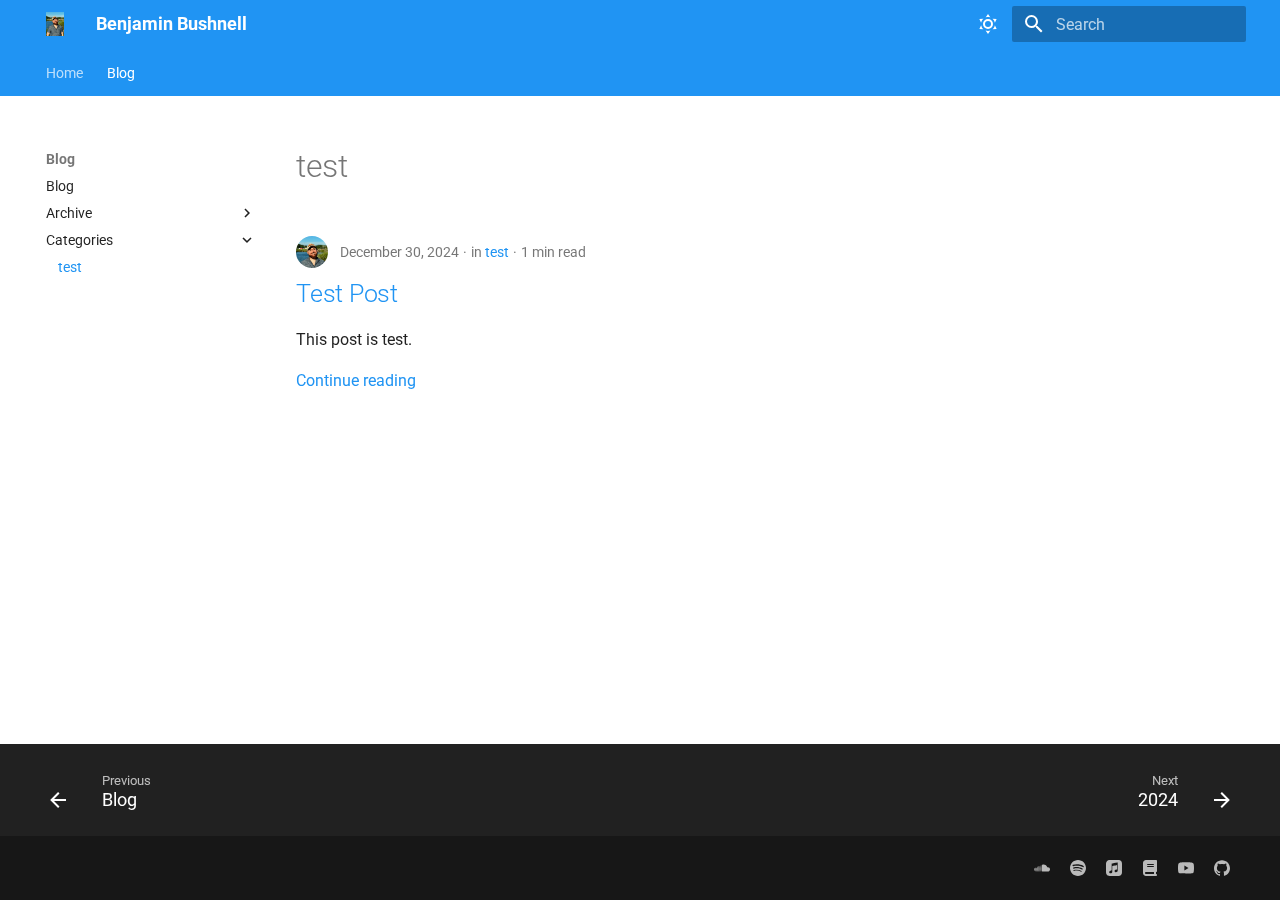
<file: blog/category/test/index.html>
<!doctype html>
<html lang="en" class="no-js">
  <head>
    
      <meta charset="utf-8">
      <meta name="viewport" content="width=device-width,initial-scale=1">
      
      
      
        <link rel="canonical" href="https://wwww.benjaminbushnell.com/blog/category/test/">
      
      
        <link rel="prev" href="../../">
      
      
        <link rel="next" href="../../archive/2024/">
      
      
      <link rel="icon" href="../../../img/favicon.ico">
      <meta name="generator" content="mkdocs-1.6.1, mkdocs-material-9.5.49">
    
    
      
        <title>test - Benjamin Bushnell</title>
      
    
    
      <link rel="stylesheet" href="../../../assets/stylesheets/main.6f8fc17f.min.css">
      
        
        <link rel="stylesheet" href="../../../assets/stylesheets/palette.06af60db.min.css">
      
      

  
  
  
  
  <style>:root{--md-annotation-icon:url('data:image/svg+xml;charset=utf-8,<svg xmlns="http://www.w3.org/2000/svg" viewBox="0 0 24 24"><path d="M17 13h-4v4h-2v-4H7v-2h4V7h2v4h4m-5-9A10 10 0 0 0 2 12a10 10 0 0 0 10 10 10 10 0 0 0 10-10A10 10 0 0 0 12 2"/></svg>');}</style>


    
    
      
    
    
      
        
        
        <link rel="preconnect" href="https://fonts.gstatic.com" crossorigin>
        <link rel="stylesheet" href="https://fonts.googleapis.com/css?family=Roboto:300,300i,400,400i,700,700i%7CRoboto+Mono:400,400i,700,700i&display=fallback">
        <style>:root{--md-text-font:"Roboto";--md-code-font:"Roboto Mono"}</style>
      
    
    
    <script>__md_scope=new URL("../../..",location),__md_hash=e=>[...e].reduce(((e,_)=>(e<<5)-e+_.charCodeAt(0)),0),__md_get=(e,_=localStorage,t=__md_scope)=>JSON.parse(_.getItem(t.pathname+"."+e)),__md_set=(e,_,t=localStorage,a=__md_scope)=>{try{t.setItem(a.pathname+"."+e,JSON.stringify(_))}catch(e){}}</script>
    
      

    
    
    
  </head>
  
  
    
    
      
    
    
    
    
    <body dir="ltr" data-md-color-scheme="default" data-md-color-primary="blue" data-md-color-accent="white">
  
    
    <input class="md-toggle" data-md-toggle="drawer" type="checkbox" id="__drawer" autocomplete="off">
    <input class="md-toggle" data-md-toggle="search" type="checkbox" id="__search" autocomplete="off">
    <label class="md-overlay" for="__drawer"></label>
    <div data-md-component="skip">
      
        
        <a href="#test" class="md-skip">
          Skip to content
        </a>
      
    </div>
    <div data-md-component="announce">
      
    </div>
    
    
      

<header class="md-header" data-md-component="header">
  <nav class="md-header__inner md-grid" aria-label="Header">
    <a href="../../.." title="Benjamin Bushnell" class="md-header__button md-logo" aria-label="Benjamin Bushnell" data-md-component="logo">
      
  <img src="../../../img/ben_photo.jpeg" alt="logo">

    </a>
    <label class="md-header__button md-icon" for="__drawer">
      
      <svg xmlns="http://www.w3.org/2000/svg" viewBox="0 0 24 24"><path d="M3 6h18v2H3zm0 5h18v2H3zm0 5h18v2H3z"/></svg>
    </label>
    <div class="md-header__title" data-md-component="header-title">
      <div class="md-header__ellipsis">
        <div class="md-header__topic">
          <span class="md-ellipsis">
            Benjamin Bushnell
          </span>
        </div>
        <div class="md-header__topic" data-md-component="header-topic">
          <span class="md-ellipsis">
            
              test
            
          </span>
        </div>
      </div>
    </div>
    
      
        <form class="md-header__option" data-md-component="palette">
  
    
    
    
    <input class="md-option" data-md-color-media="(prefers-color-scheme: light)" data-md-color-scheme="default" data-md-color-primary="blue" data-md-color-accent="white"  aria-label="Switch to dark mode"  type="radio" name="__palette" id="__palette_0">
    
      <label class="md-header__button md-icon" title="Switch to dark mode" for="__palette_1" hidden>
        <svg xmlns="http://www.w3.org/2000/svg" viewBox="0 0 24 24"><path d="M12 7a5 5 0 0 1 5 5 5 5 0 0 1-5 5 5 5 0 0 1-5-5 5 5 0 0 1 5-5m0 2a3 3 0 0 0-3 3 3 3 0 0 0 3 3 3 3 0 0 0 3-3 3 3 0 0 0-3-3m0-7 2.39 3.42C13.65 5.15 12.84 5 12 5s-1.65.15-2.39.42zM3.34 7l4.16-.35A7.2 7.2 0 0 0 5.94 8.5c-.44.74-.69 1.5-.83 2.29zm.02 10 1.76-3.77a7.131 7.131 0 0 0 2.38 4.14zM20.65 7l-1.77 3.79a7.02 7.02 0 0 0-2.38-4.15zm-.01 10-4.14.36c.59-.51 1.12-1.14 1.54-1.86.42-.73.69-1.5.83-2.29zM12 22l-2.41-3.44c.74.27 1.55.44 2.41.44.82 0 1.63-.17 2.37-.44z"/></svg>
      </label>
    
  
    
    
    
    <input class="md-option" data-md-color-media="(prefers-color-scheme: dark)" data-md-color-scheme="slate" data-md-color-primary="blue" data-md-color-accent="indigo"  aria-label="Switch to light mode"  type="radio" name="__palette" id="__palette_1">
    
      <label class="md-header__button md-icon" title="Switch to light mode" for="__palette_0" hidden>
        <svg xmlns="http://www.w3.org/2000/svg" viewBox="0 0 24 24"><path d="m17.75 4.09-2.53 1.94.91 3.06-2.63-1.81-2.63 1.81.91-3.06-2.53-1.94L12.44 4l1.06-3 1.06 3zm3.5 6.91-1.64 1.25.59 1.98-1.7-1.17-1.7 1.17.59-1.98L15.75 11l2.06-.05L18.5 9l.69 1.95zm-2.28 4.95c.83-.08 1.72 1.1 1.19 1.85-.32.45-.66.87-1.08 1.27C15.17 23 8.84 23 4.94 19.07c-3.91-3.9-3.91-10.24 0-14.14.4-.4.82-.76 1.27-1.08.75-.53 1.93.36 1.85 1.19-.27 2.86.69 5.83 2.89 8.02a9.96 9.96 0 0 0 8.02 2.89m-1.64 2.02a12.08 12.08 0 0 1-7.8-3.47c-2.17-2.19-3.33-5-3.49-7.82-2.81 3.14-2.7 7.96.31 10.98 3.02 3.01 7.84 3.12 10.98.31"/></svg>
      </label>
    
  
</form>
      
    
    
      <script>var palette=__md_get("__palette");if(palette&&palette.color){if("(prefers-color-scheme)"===palette.color.media){var media=matchMedia("(prefers-color-scheme: light)"),input=document.querySelector(media.matches?"[data-md-color-media='(prefers-color-scheme: light)']":"[data-md-color-media='(prefers-color-scheme: dark)']");palette.color.media=input.getAttribute("data-md-color-media"),palette.color.scheme=input.getAttribute("data-md-color-scheme"),palette.color.primary=input.getAttribute("data-md-color-primary"),palette.color.accent=input.getAttribute("data-md-color-accent")}for(var[key,value]of Object.entries(palette.color))document.body.setAttribute("data-md-color-"+key,value)}</script>
    
    
    
      <label class="md-header__button md-icon" for="__search">
        
        <svg xmlns="http://www.w3.org/2000/svg" viewBox="0 0 24 24"><path d="M9.5 3A6.5 6.5 0 0 1 16 9.5c0 1.61-.59 3.09-1.56 4.23l.27.27h.79l5 5-1.5 1.5-5-5v-.79l-.27-.27A6.52 6.52 0 0 1 9.5 16 6.5 6.5 0 0 1 3 9.5 6.5 6.5 0 0 1 9.5 3m0 2C7 5 5 7 5 9.5S7 14 9.5 14 14 12 14 9.5 12 5 9.5 5"/></svg>
      </label>
      <div class="md-search" data-md-component="search" role="dialog">
  <label class="md-search__overlay" for="__search"></label>
  <div class="md-search__inner" role="search">
    <form class="md-search__form" name="search">
      <input type="text" class="md-search__input" name="query" aria-label="Search" placeholder="Search" autocapitalize="off" autocorrect="off" autocomplete="off" spellcheck="false" data-md-component="search-query" required>
      <label class="md-search__icon md-icon" for="__search">
        
        <svg xmlns="http://www.w3.org/2000/svg" viewBox="0 0 24 24"><path d="M9.5 3A6.5 6.5 0 0 1 16 9.5c0 1.61-.59 3.09-1.56 4.23l.27.27h.79l5 5-1.5 1.5-5-5v-.79l-.27-.27A6.52 6.52 0 0 1 9.5 16 6.5 6.5 0 0 1 3 9.5 6.5 6.5 0 0 1 9.5 3m0 2C7 5 5 7 5 9.5S7 14 9.5 14 14 12 14 9.5 12 5 9.5 5"/></svg>
        
        <svg xmlns="http://www.w3.org/2000/svg" viewBox="0 0 24 24"><path d="M20 11v2H8l5.5 5.5-1.42 1.42L4.16 12l7.92-7.92L13.5 5.5 8 11z"/></svg>
      </label>
      <nav class="md-search__options" aria-label="Search">
        
        <button type="reset" class="md-search__icon md-icon" title="Clear" aria-label="Clear" tabindex="-1">
          
          <svg xmlns="http://www.w3.org/2000/svg" viewBox="0 0 24 24"><path d="M19 6.41 17.59 5 12 10.59 6.41 5 5 6.41 10.59 12 5 17.59 6.41 19 12 13.41 17.59 19 19 17.59 13.41 12z"/></svg>
        </button>
      </nav>
      
    </form>
    <div class="md-search__output">
      <div class="md-search__scrollwrap" tabindex="0" data-md-scrollfix>
        <div class="md-search-result" data-md-component="search-result">
          <div class="md-search-result__meta">
            Initializing search
          </div>
          <ol class="md-search-result__list" role="presentation"></ol>
        </div>
      </div>
    </div>
  </div>
</div>
    
    
  </nav>
  
</header>
    
    <div class="md-container" data-md-component="container">
      
      
        
          
            
<nav class="md-tabs" aria-label="Tabs" data-md-component="tabs">
  <div class="md-grid">
    <ul class="md-tabs__list">
      
        
  
  
  
    <li class="md-tabs__item">
      <a href="../../.." class="md-tabs__link">
        
  
    
  
  Home

      </a>
    </li>
  

      
        
  
  
    
  
  
    
    
      <li class="md-tabs__item md-tabs__item--active">
        <a href="../../" class="md-tabs__link">
          
  
  Blog

        </a>
      </li>
    
  

      
    </ul>
  </div>
</nav>
          
        
      
      <main class="md-main" data-md-component="main">
        <div class="md-main__inner md-grid">
          
            
              
              <div class="md-sidebar md-sidebar--primary" data-md-component="sidebar" data-md-type="navigation" >
                <div class="md-sidebar__scrollwrap">
                  <div class="md-sidebar__inner">
                    


  


<nav class="md-nav md-nav--primary md-nav--lifted" aria-label="Navigation" data-md-level="0">
  <label class="md-nav__title" for="__drawer">
    <a href="../../.." title="Benjamin Bushnell" class="md-nav__button md-logo" aria-label="Benjamin Bushnell" data-md-component="logo">
      
  <img src="../../../img/ben_photo.jpeg" alt="logo">

    </a>
    Benjamin Bushnell
  </label>
  
  <ul class="md-nav__list" data-md-scrollfix>
    
      
      
  
  
  
  
    <li class="md-nav__item">
      <a href="../../.." class="md-nav__link">
        
  
  <span class="md-ellipsis">
    Home
  </span>
  

      </a>
    </li>
  

    
      
      
  
  
    
  
  
  
    
    
    
      
        
        
      
      
    
    
    <li class="md-nav__item md-nav__item--active md-nav__item--section md-nav__item--nested">
      
        
        
        <input class="md-nav__toggle md-toggle " type="checkbox" id="__nav_2" checked>
        
          
          <label class="md-nav__link" for="__nav_2" id="__nav_2_label" tabindex="">
            
  
  <span class="md-ellipsis">
    Blog
  </span>
  

            <span class="md-nav__icon md-icon"></span>
          </label>
        
        <nav class="md-nav" data-md-level="1" aria-labelledby="__nav_2_label" aria-expanded="true">
          <label class="md-nav__title" for="__nav_2">
            <span class="md-nav__icon md-icon"></span>
            Blog
          </label>
          <ul class="md-nav__list" data-md-scrollfix>
            
              
                
  
  
  
    
  
  
    <li class="md-nav__item">
      <a href="../../" class="md-nav__link">
        
  
  <span class="md-ellipsis">
    Blog
  </span>
  

      </a>
    </li>
  

              
            
              
                
  
  
  
  
    
    
    
      
      
    
    
    <li class="md-nav__item md-nav__item--nested">
      
        
        
        <input class="md-nav__toggle md-toggle " type="checkbox" id="__nav_2_2" >
        
          
          <label class="md-nav__link" for="__nav_2_2" id="__nav_2_2_label" tabindex="0">
            
  
  <span class="md-ellipsis">
    Archive
  </span>
  

            <span class="md-nav__icon md-icon"></span>
          </label>
        
        <nav class="md-nav" data-md-level="2" aria-labelledby="__nav_2_2_label" aria-expanded="false">
          <label class="md-nav__title" for="__nav_2_2">
            <span class="md-nav__icon md-icon"></span>
            Archive
          </label>
          <ul class="md-nav__list" data-md-scrollfix>
            
              
                
  
  
  
    
  
  
    <li class="md-nav__item">
      <a href="../../archive/2024/" class="md-nav__link">
        
  
  <span class="md-ellipsis">
    2024
  </span>
  

      </a>
    </li>
  

              
            
          </ul>
        </nav>
      
    </li>
  

              
            
              
                
  
  
    
  
  
  
    
    
    
      
      
    
    
    <li class="md-nav__item md-nav__item--active md-nav__item--nested">
      
        
        
        <input class="md-nav__toggle md-toggle " type="checkbox" id="__nav_2_3" checked>
        
          
          <label class="md-nav__link" for="__nav_2_3" id="__nav_2_3_label" tabindex="0">
            
  
  <span class="md-ellipsis">
    Categories
  </span>
  

            <span class="md-nav__icon md-icon"></span>
          </label>
        
        <nav class="md-nav" data-md-level="2" aria-labelledby="__nav_2_3_label" aria-expanded="true">
          <label class="md-nav__title" for="__nav_2_3">
            <span class="md-nav__icon md-icon"></span>
            Categories
          </label>
          <ul class="md-nav__list" data-md-scrollfix>
            
              
                
  
  
    
  
  
    
      
    
  
  
    <li class="md-nav__item md-nav__item--active">
      
      <input class="md-nav__toggle md-toggle" type="checkbox" id="__toc">
      
      
        
      
      
      <a href="./" class="md-nav__link md-nav__link--active">
        
  
  <span class="md-ellipsis">
    test
  </span>
  

      </a>
      
    </li>
  

              
            
          </ul>
        </nav>
      
    </li>
  

              
            
          </ul>
        </nav>
      
    </li>
  

    
  </ul>
</nav>
                  </div>
                </div>
              </div>
            
            
              
              <div class="md-sidebar md-sidebar--secondary" data-md-component="sidebar" data-md-type="toc" >
                <div class="md-sidebar__scrollwrap">
                  <div class="md-sidebar__inner">
                    

<nav class="md-nav md-nav--secondary" aria-label="Table of contents">
  
  
  
    
  
  
</nav>
                  </div>
                </div>
              </div>
            
          
          
  <div class="md-content" data-md-component="content">
    <div class="md-content__inner">
      <header class="md-typeset">
        <h1 id="test">test<a class="headerlink" href="#test" title="Permanent link">&para;</a></h1>
      </header>
      
        <article class="md-post md-post--excerpt">
  <header class="md-post__header">
    
      <nav class="md-post__authors md-typeset">
        
          <span class="md-author">
            <img src="../../../img/ben_photo.jpeg" alt="Benjamin Bushnell">
          </span>
        
      </nav>
    
    <div class="md-post__meta md-meta">
      <ul class="md-meta__list">
        <li class="md-meta__item">
          <time datetime="2024-12-30 00:00:00+00:00">December 30, 2024</time></li>
        
          <li class="md-meta__item">
            in
            
              <a href="./" class="md-meta__link">test</a></li>
        
        
          
          <li class="md-meta__item">
            
              1 min read
            
          </li>
        
      </ul>
      
    </div>
  </header>
  <div class="md-post__content md-typeset">
    <h2 id="test-post"><a class="toclink" href="../../2024/12/30/test-post/">Test Post</a></h2>
<p>This post is test.</p>

    
      <nav class="md-post__action">
        <a href="../../2024/12/30/test-post/">
          Continue reading
        </a>
      </nav>
    
  </div>
</article>
      
      
        
          



<nav class="md-pagination">
  
</nav>
        
      
    </div>
  </div>

          
<script>var target=document.getElementById(location.hash.slice(1));target&&target.name&&(target.checked=target.name.startsWith("__tabbed_"))</script>
        </div>
        
      </main>
      
        <footer class="md-footer">
  
    
      
      <nav class="md-footer__inner md-grid" aria-label="Footer" >
        
          
          <a href="../../" class="md-footer__link md-footer__link--prev" aria-label="Previous: Blog">
            <div class="md-footer__button md-icon">
              
              <svg xmlns="http://www.w3.org/2000/svg" viewBox="0 0 24 24"><path d="M20 11v2H8l5.5 5.5-1.42 1.42L4.16 12l7.92-7.92L13.5 5.5 8 11z"/></svg>
            </div>
            <div class="md-footer__title">
              <span class="md-footer__direction">
                Previous
              </span>
              <div class="md-ellipsis">
                Blog
              </div>
            </div>
          </a>
        
        
          
          <a href="../../archive/2024/" class="md-footer__link md-footer__link--next" aria-label="Next: 2024">
            <div class="md-footer__title">
              <span class="md-footer__direction">
                Next
              </span>
              <div class="md-ellipsis">
                2024
              </div>
            </div>
            <div class="md-footer__button md-icon">
              
              <svg xmlns="http://www.w3.org/2000/svg" viewBox="0 0 24 24"><path d="M4 11v2h12l-5.5 5.5 1.42 1.42L19.84 12l-7.92-7.92L10.5 5.5 16 11z"/></svg>
            </div>
          </a>
        
      </nav>
    
  
  <div class="md-footer-meta md-typeset">
    <div class="md-footer-meta__inner md-grid">
      <div class="md-copyright">
  
  
</div>
      
        <div class="md-social">
  
    
    
    
    
      
      
    
    <a href="https://soundcloud.com/voxide" target="_blank" rel="noopener" title="soundcloud.com" class="md-social__link">
      <svg xmlns="http://www.w3.org/2000/svg" viewBox="0 0 24 24"><path d="M23.999 14.165c-.052 1.796-1.612 3.169-3.4 3.169h-8.18a.68.68 0 0 1-.675-.683V7.862a.75.75 0 0 1 .452-.724s.75-.513 2.333-.513a5.36 5.36 0 0 1 2.763.755 5.43 5.43 0 0 1 2.57 3.54c.282-.08.574-.121.868-.12.884 0 1.73.358 2.347.992s.948 1.49.922 2.373M10.721 8.421c.247 2.98.427 5.697 0 8.672a.264.264 0 0 1-.53 0c-.395-2.946-.22-5.718 0-8.672a.264.264 0 0 1 .53 0M9.072 9.448c.285 2.659.37 4.986-.006 7.655a.277.277 0 0 1-.55 0c-.331-2.63-.256-5.02 0-7.655a.277.277 0 0 1 .556 0m-1.663-.257c.27 2.726.39 5.171 0 7.904a.266.266 0 0 1-.532 0c-.38-2.69-.257-5.21 0-7.904a.266.266 0 0 1 .532 0m-1.647.77a26.1 26.1 0 0 1-.008 7.147.272.272 0 0 1-.542 0 28 28 0 0 1 0-7.147.275.275 0 0 1 .55 0m-1.67 1.769c.421 1.865.228 3.5-.029 5.388a.257.257 0 0 1-.514 0c-.21-1.858-.398-3.549 0-5.389a.272.272 0 0 1 .543 0Zm-1.655-.273c.388 1.897.26 3.508-.01 5.412-.026.28-.514.283-.54 0-.244-1.878-.347-3.54-.01-5.412a.283.283 0 0 1 .56 0m-1.668.911c.4 1.268.257 2.292-.026 3.572a.257.257 0 0 1-.514 0c-.241-1.262-.354-2.312-.023-3.572a.283.283 0 0 1 .563 0"/></svg>
    </a>
  
    
    
    
    
      
      
    
    <a href="https://open.spotify.com/artist/7D0S25Hwms2iiy65lpAOJW" target="_blank" rel="noopener" title="open.spotify.com" class="md-social__link">
      <svg xmlns="http://www.w3.org/2000/svg" viewBox="0 0 24 24"><path d="M12 0C5.4 0 0 5.4 0 12s5.4 12 12 12 12-5.4 12-12S18.66 0 12 0m5.521 17.34c-.24.359-.66.48-1.021.24-2.82-1.74-6.36-2.101-10.561-1.141-.418.122-.779-.179-.899-.539-.12-.421.18-.78.54-.9 4.56-1.021 8.52-.6 11.64 1.32.42.18.479.659.301 1.02m1.44-3.3c-.301.42-.841.6-1.262.3-3.239-1.98-8.159-2.58-11.939-1.38-.479.12-1.02-.12-1.14-.6s.12-1.021.6-1.141C9.6 9.9 15 10.561 18.72 12.84c.361.181.54.78.241 1.2m.12-3.36C15.24 8.4 8.82 8.16 5.16 9.301c-.6.179-1.2-.181-1.38-.721-.18-.601.18-1.2.72-1.381 4.26-1.26 11.28-1.02 15.721 1.621.539.3.719 1.02.419 1.56-.299.421-1.02.599-1.559.3"/></svg>
    </a>
  
    
    
    
    
      
      
    
    <a href="https://music.apple.com/us/artist/voxide/920215932" target="_blank" rel="noopener" title="music.apple.com" class="md-social__link">
      <svg xmlns="http://www.w3.org/2000/svg" viewBox="0 0 24 24"><path d="M23.994 6.124a9.2 9.2 0 0 0-.24-2.19c-.317-1.31-1.062-2.31-2.18-3.043a5 5 0 0 0-1.877-.726 10.5 10.5 0 0 0-1.564-.15c-.04-.003-.083-.01-.124-.013H5.986q-.227.014-.455.026c-.747.043-1.49.123-2.193.4-1.336.53-2.3 1.452-2.865 2.78-.192.448-.292.925-.363 1.408a11 11 0 0 0-.1 1.18c0 .032-.007.062-.01.093v12.223q.014.211.027.424c.05.815.154 1.624.497 2.373.65 1.42 1.738 2.353 3.234 2.801.42.127.856.187 1.293.228.555.053 1.11.06 1.667.06h11.03a13 13 0 0 0 1.57-.1c.822-.106 1.596-.35 2.295-.81a5.05 5.05 0 0 0 1.88-2.207c.186-.42.293-.87.37-1.324.113-.675.138-1.358.137-2.04-.002-3.8 0-7.595-.003-11.393zm-6.423 3.99v5.712c0 .417-.058.827-.244 1.206-.29.59-.76.962-1.388 1.14q-.524.15-1.07.173c-.95.045-1.773-.6-1.943-1.536a1.88 1.88 0 0 1 1.038-2.022c.323-.16.67-.25 1.018-.324.378-.082.758-.153 1.134-.24.274-.063.457-.23.51-.516a1 1 0 0 0 .02-.193q0-2.723-.002-5.443a.7.7 0 0 0-.026-.185c-.04-.15-.15-.243-.304-.234-.16.01-.318.035-.475.066q-1.14.226-2.28.456l-2.325.47-1.374.278q-.024.007-.048.013c-.277.077-.377.203-.39.49q-.002.063 0 .13c-.002 2.602 0 5.204-.003 7.805 0 .42-.047.836-.215 1.227-.278.64-.77 1.04-1.434 1.233q-.526.152-1.075.172c-.96.036-1.755-.6-1.92-1.544-.14-.812.23-1.685 1.154-2.075.357-.15.73-.232 1.108-.31.287-.06.575-.116.86-.177q.574-.126.6-.714v-.15q0-4.441.002-8.882c0-.123.013-.25.042-.37.07-.285.273-.448.546-.518.255-.066.515-.112.774-.165q1.1-.224 2.2-.444l2.27-.46q1.005-.202 2.01-.403c.22-.043.442-.088.663-.106.31-.025.523.17.554.482q.012.11.012.223.003 2.866 0 5.732z"/></svg>
    </a>
  
    
    
    
    
      
      
    
    <a href="https://books.benjaminbushnell.com" target="_blank" rel="noopener" title="books.benjaminbushnell.com" class="md-social__link">
      <svg xmlns="http://www.w3.org/2000/svg" viewBox="0 0 448 512"><!--! Font Awesome Free 6.7.1 by @fontawesome - https://fontawesome.com License - https://fontawesome.com/license/free (Icons: CC BY 4.0, Fonts: SIL OFL 1.1, Code: MIT License) Copyright 2024 Fonticons, Inc.--><path d="M96 0C43 0 0 43 0 96v320c0 53 43 96 96 96h320c17.7 0 32-14.3 32-32s-14.3-32-32-32v-64c17.7 0 32-14.3 32-32V32c0-17.7-14.3-32-32-32H96m0 384h256v64H96c-17.7 0-32-14.3-32-32s14.3-32 32-32m32-240c0-8.8 7.2-16 16-16h192c8.8 0 16 7.2 16 16s-7.2 16-16 16H144c-8.8 0-16-7.2-16-16m16 48h192c8.8 0 16 7.2 16 16s-7.2 16-16 16H144c-8.8 0-16-7.2-16-16s7.2-16 16-16"/></svg>
    </a>
  
    
    
    
    
      
      
    
    <a href="https://www.youtube.com/@benjaminbushnell" target="_blank" rel="noopener" title="www.youtube.com" class="md-social__link">
      <svg xmlns="http://www.w3.org/2000/svg" viewBox="0 0 24 24"><path d="M23.498 6.186a3.02 3.02 0 0 0-2.122-2.136C19.505 3.545 12 3.545 12 3.545s-7.505 0-9.377.505A3.02 3.02 0 0 0 .502 6.186C0 8.07 0 12 0 12s0 3.93.502 5.814a3.02 3.02 0 0 0 2.122 2.136c1.871.505 9.376.505 9.376.505s7.505 0 9.377-.505a3.02 3.02 0 0 0 2.122-2.136C24 15.93 24 12 24 12s0-3.93-.502-5.814M9.545 15.568V8.432L15.818 12z"/></svg>
    </a>
  
    
    
    
    
      
      
    
    <a href="https://github.com/VoxideNebula" target="_blank" rel="noopener" title="github.com" class="md-social__link">
      <svg xmlns="http://www.w3.org/2000/svg" viewBox="0 0 24 24"><path d="M12 .297c-6.63 0-12 5.373-12 12 0 5.303 3.438 9.8 8.205 11.385.6.113.82-.258.82-.577 0-.285-.01-1.04-.015-2.04-3.338.724-4.042-1.61-4.042-1.61C4.422 18.07 3.633 17.7 3.633 17.7c-1.087-.744.084-.729.084-.729 1.205.084 1.838 1.236 1.838 1.236 1.07 1.835 2.809 1.305 3.495.998.108-.776.417-1.305.76-1.605-2.665-.3-5.466-1.332-5.466-5.93 0-1.31.465-2.38 1.235-3.22-.135-.303-.54-1.523.105-3.176 0 0 1.005-.322 3.3 1.23.96-.267 1.98-.399 3-.405 1.02.006 2.04.138 3 .405 2.28-1.552 3.285-1.23 3.285-1.23.645 1.653.24 2.873.12 3.176.765.84 1.23 1.91 1.23 3.22 0 4.61-2.805 5.625-5.475 5.92.42.36.81 1.096.81 2.22 0 1.606-.015 2.896-.015 3.286 0 .315.21.69.825.57C20.565 22.092 24 17.592 24 12.297c0-6.627-5.373-12-12-12"/></svg>
    </a>
  
</div>
      
    </div>
  </div>
</footer>
      
    </div>
    <div class="md-dialog" data-md-component="dialog">
      <div class="md-dialog__inner md-typeset"></div>
    </div>
    
    
    <script id="__config" type="application/json">{"base": "../../..", "features": ["content.code.copy", "content.code.select", "header.autohide", "navigation.tabs", "navigation.footer"], "search": "../../../assets/javascripts/workers/search.6ce7567c.min.js", "translations": {"clipboard.copied": "Copied to clipboard", "clipboard.copy": "Copy to clipboard", "search.result.more.one": "1 more on this page", "search.result.more.other": "# more on this page", "search.result.none": "No matching documents", "search.result.one": "1 matching document", "search.result.other": "# matching documents", "search.result.placeholder": "Type to start searching", "search.result.term.missing": "Missing", "select.version": "Select version"}}</script>
    
    
      <script src="../../../assets/javascripts/bundle.88dd0f4e.min.js"></script>
      
    
  </body>
</html>
</file>
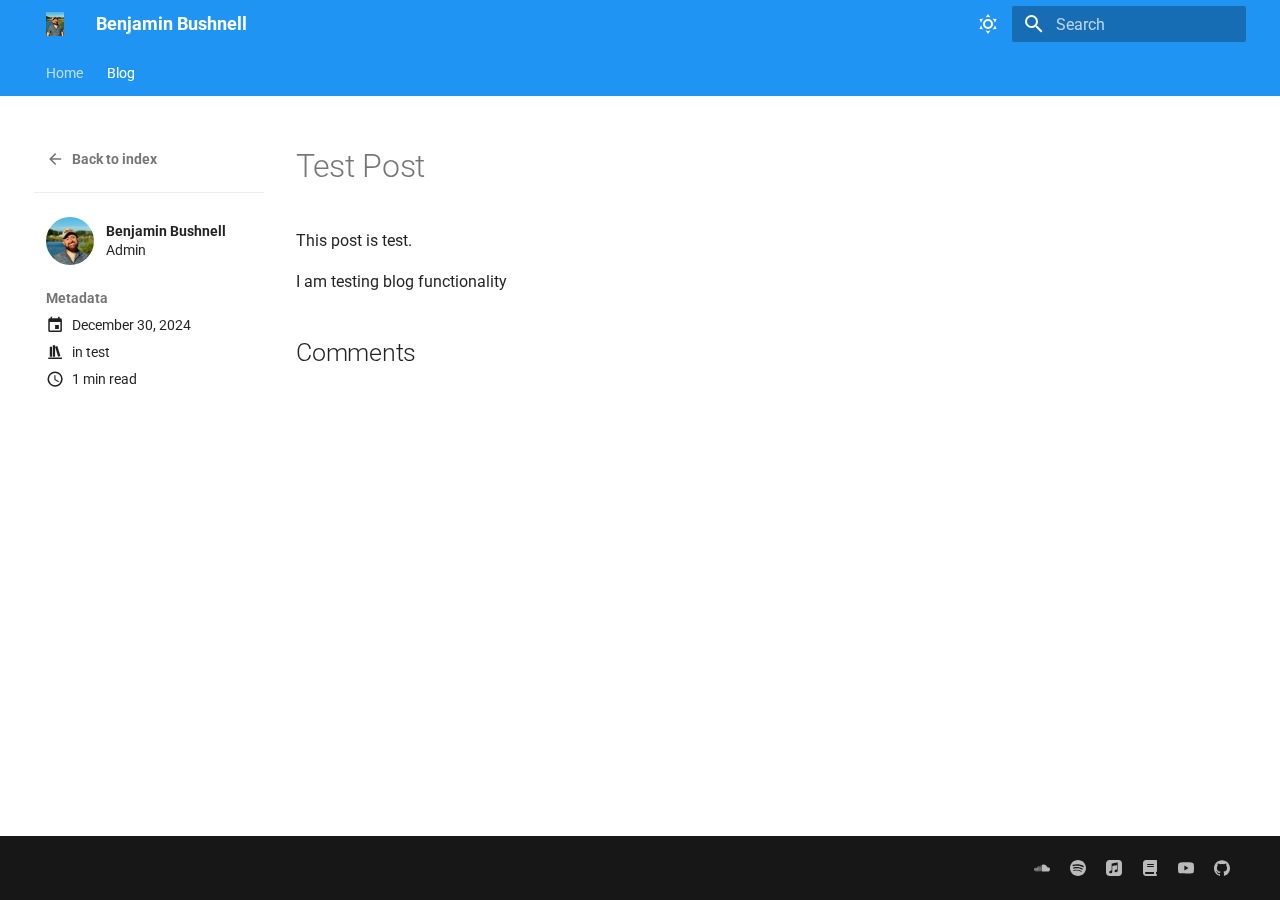
<file: blog/2024/12/30/test-post/index.html>
<!doctype html>
<html lang="en" class="no-js">
  <head>
    
      <meta charset="utf-8">
      <meta name="viewport" content="width=device-width,initial-scale=1">
      
      
      
        <link rel="canonical" href="https://wwww.benjaminbushnell.com/blog/2024/12/30/test-post/">
      
      
      
      
      <link rel="icon" href="../../../../../img/favicon.ico">
      <meta name="generator" content="mkdocs-1.6.1, mkdocs-material-9.5.49">
    
    
      
        <title>Test Post - Benjamin Bushnell</title>
      
    
    
      <link rel="stylesheet" href="../../../../../assets/stylesheets/main.6f8fc17f.min.css">
      
        
        <link rel="stylesheet" href="../../../../../assets/stylesheets/palette.06af60db.min.css">
      
      

  
  
  
  
  <style>:root{--md-annotation-icon:url('data:image/svg+xml;charset=utf-8,<svg xmlns="http://www.w3.org/2000/svg" viewBox="0 0 24 24"><path d="M17 13h-4v4h-2v-4H7v-2h4V7h2v4h4m-5-9A10 10 0 0 0 2 12a10 10 0 0 0 10 10 10 10 0 0 0 10-10A10 10 0 0 0 12 2"/></svg>');}</style>


    
    
      
    
    
      
        
        
        <link rel="preconnect" href="https://fonts.gstatic.com" crossorigin>
        <link rel="stylesheet" href="https://fonts.googleapis.com/css?family=Roboto:300,300i,400,400i,700,700i%7CRoboto+Mono:400,400i,700,700i&display=fallback">
        <style>:root{--md-text-font:"Roboto";--md-code-font:"Roboto Mono"}</style>
      
    
    
    <script>__md_scope=new URL("../../../../..",location),__md_hash=e=>[...e].reduce(((e,_)=>(e<<5)-e+_.charCodeAt(0)),0),__md_get=(e,_=localStorage,t=__md_scope)=>JSON.parse(_.getItem(t.pathname+"."+e)),__md_set=(e,_,t=localStorage,a=__md_scope)=>{try{t.setItem(a.pathname+"."+e,JSON.stringify(_))}catch(e){}}</script>
    
      

    
    
    
  </head>
  
  
    
    
      
    
    
    
    
    <body dir="ltr" data-md-color-scheme="default" data-md-color-primary="blue" data-md-color-accent="white">
  
    
    <input class="md-toggle" data-md-toggle="drawer" type="checkbox" id="__drawer" autocomplete="off">
    <input class="md-toggle" data-md-toggle="search" type="checkbox" id="__search" autocomplete="off">
    <label class="md-overlay" for="__drawer"></label>
    <div data-md-component="skip">
      
        
        <a href="#test-post" class="md-skip">
          Skip to content
        </a>
      
    </div>
    <div data-md-component="announce">
      
    </div>
    
    
      

<header class="md-header" data-md-component="header">
  <nav class="md-header__inner md-grid" aria-label="Header">
    <a href="../../../../.." title="Benjamin Bushnell" class="md-header__button md-logo" aria-label="Benjamin Bushnell" data-md-component="logo">
      
  <img src="../../../../../img/ben_photo.jpeg" alt="logo">

    </a>
    <label class="md-header__button md-icon" for="__drawer">
      
      <svg xmlns="http://www.w3.org/2000/svg" viewBox="0 0 24 24"><path d="M3 6h18v2H3zm0 5h18v2H3zm0 5h18v2H3z"/></svg>
    </label>
    <div class="md-header__title" data-md-component="header-title">
      <div class="md-header__ellipsis">
        <div class="md-header__topic">
          <span class="md-ellipsis">
            Benjamin Bushnell
          </span>
        </div>
        <div class="md-header__topic" data-md-component="header-topic">
          <span class="md-ellipsis">
            
              Test Post
            
          </span>
        </div>
      </div>
    </div>
    
      
        <form class="md-header__option" data-md-component="palette">
  
    
    
    
    <input class="md-option" data-md-color-media="(prefers-color-scheme: light)" data-md-color-scheme="default" data-md-color-primary="blue" data-md-color-accent="white"  aria-label="Switch to dark mode"  type="radio" name="__palette" id="__palette_0">
    
      <label class="md-header__button md-icon" title="Switch to dark mode" for="__palette_1" hidden>
        <svg xmlns="http://www.w3.org/2000/svg" viewBox="0 0 24 24"><path d="M12 7a5 5 0 0 1 5 5 5 5 0 0 1-5 5 5 5 0 0 1-5-5 5 5 0 0 1 5-5m0 2a3 3 0 0 0-3 3 3 3 0 0 0 3 3 3 3 0 0 0 3-3 3 3 0 0 0-3-3m0-7 2.39 3.42C13.65 5.15 12.84 5 12 5s-1.65.15-2.39.42zM3.34 7l4.16-.35A7.2 7.2 0 0 0 5.94 8.5c-.44.74-.69 1.5-.83 2.29zm.02 10 1.76-3.77a7.131 7.131 0 0 0 2.38 4.14zM20.65 7l-1.77 3.79a7.02 7.02 0 0 0-2.38-4.15zm-.01 10-4.14.36c.59-.51 1.12-1.14 1.54-1.86.42-.73.69-1.5.83-2.29zM12 22l-2.41-3.44c.74.27 1.55.44 2.41.44.82 0 1.63-.17 2.37-.44z"/></svg>
      </label>
    
  
    
    
    
    <input class="md-option" data-md-color-media="(prefers-color-scheme: dark)" data-md-color-scheme="slate" data-md-color-primary="blue" data-md-color-accent="indigo"  aria-label="Switch to light mode"  type="radio" name="__palette" id="__palette_1">
    
      <label class="md-header__button md-icon" title="Switch to light mode" for="__palette_0" hidden>
        <svg xmlns="http://www.w3.org/2000/svg" viewBox="0 0 24 24"><path d="m17.75 4.09-2.53 1.94.91 3.06-2.63-1.81-2.63 1.81.91-3.06-2.53-1.94L12.44 4l1.06-3 1.06 3zm3.5 6.91-1.64 1.25.59 1.98-1.7-1.17-1.7 1.17.59-1.98L15.75 11l2.06-.05L18.5 9l.69 1.95zm-2.28 4.95c.83-.08 1.72 1.1 1.19 1.85-.32.45-.66.87-1.08 1.27C15.17 23 8.84 23 4.94 19.07c-3.91-3.9-3.91-10.24 0-14.14.4-.4.82-.76 1.27-1.08.75-.53 1.93.36 1.85 1.19-.27 2.86.69 5.83 2.89 8.02a9.96 9.96 0 0 0 8.02 2.89m-1.64 2.02a12.08 12.08 0 0 1-7.8-3.47c-2.17-2.19-3.33-5-3.49-7.82-2.81 3.14-2.7 7.96.31 10.98 3.02 3.01 7.84 3.12 10.98.31"/></svg>
      </label>
    
  
</form>
      
    
    
      <script>var palette=__md_get("__palette");if(palette&&palette.color){if("(prefers-color-scheme)"===palette.color.media){var media=matchMedia("(prefers-color-scheme: light)"),input=document.querySelector(media.matches?"[data-md-color-media='(prefers-color-scheme: light)']":"[data-md-color-media='(prefers-color-scheme: dark)']");palette.color.media=input.getAttribute("data-md-color-media"),palette.color.scheme=input.getAttribute("data-md-color-scheme"),palette.color.primary=input.getAttribute("data-md-color-primary"),palette.color.accent=input.getAttribute("data-md-color-accent")}for(var[key,value]of Object.entries(palette.color))document.body.setAttribute("data-md-color-"+key,value)}</script>
    
    
    
      <label class="md-header__button md-icon" for="__search">
        
        <svg xmlns="http://www.w3.org/2000/svg" viewBox="0 0 24 24"><path d="M9.5 3A6.5 6.5 0 0 1 16 9.5c0 1.61-.59 3.09-1.56 4.23l.27.27h.79l5 5-1.5 1.5-5-5v-.79l-.27-.27A6.52 6.52 0 0 1 9.5 16 6.5 6.5 0 0 1 3 9.5 6.5 6.5 0 0 1 9.5 3m0 2C7 5 5 7 5 9.5S7 14 9.5 14 14 12 14 9.5 12 5 9.5 5"/></svg>
      </label>
      <div class="md-search" data-md-component="search" role="dialog">
  <label class="md-search__overlay" for="__search"></label>
  <div class="md-search__inner" role="search">
    <form class="md-search__form" name="search">
      <input type="text" class="md-search__input" name="query" aria-label="Search" placeholder="Search" autocapitalize="off" autocorrect="off" autocomplete="off" spellcheck="false" data-md-component="search-query" required>
      <label class="md-search__icon md-icon" for="__search">
        
        <svg xmlns="http://www.w3.org/2000/svg" viewBox="0 0 24 24"><path d="M9.5 3A6.5 6.5 0 0 1 16 9.5c0 1.61-.59 3.09-1.56 4.23l.27.27h.79l5 5-1.5 1.5-5-5v-.79l-.27-.27A6.52 6.52 0 0 1 9.5 16 6.5 6.5 0 0 1 3 9.5 6.5 6.5 0 0 1 9.5 3m0 2C7 5 5 7 5 9.5S7 14 9.5 14 14 12 14 9.5 12 5 9.5 5"/></svg>
        
        <svg xmlns="http://www.w3.org/2000/svg" viewBox="0 0 24 24"><path d="M20 11v2H8l5.5 5.5-1.42 1.42L4.16 12l7.92-7.92L13.5 5.5 8 11z"/></svg>
      </label>
      <nav class="md-search__options" aria-label="Search">
        
        <button type="reset" class="md-search__icon md-icon" title="Clear" aria-label="Clear" tabindex="-1">
          
          <svg xmlns="http://www.w3.org/2000/svg" viewBox="0 0 24 24"><path d="M19 6.41 17.59 5 12 10.59 6.41 5 5 6.41 10.59 12 5 17.59 6.41 19 12 13.41 17.59 19 19 17.59 13.41 12z"/></svg>
        </button>
      </nav>
      
    </form>
    <div class="md-search__output">
      <div class="md-search__scrollwrap" tabindex="0" data-md-scrollfix>
        <div class="md-search-result" data-md-component="search-result">
          <div class="md-search-result__meta">
            Initializing search
          </div>
          <ol class="md-search-result__list" role="presentation"></ol>
        </div>
      </div>
    </div>
  </div>
</div>
    
    
  </nav>
  
</header>
    
    <div class="md-container" data-md-component="container">
      
      
        
          
            
<nav class="md-tabs" aria-label="Tabs" data-md-component="tabs">
  <div class="md-grid">
    <ul class="md-tabs__list">
      
        
  
  
  
    <li class="md-tabs__item">
      <a href="../../../../.." class="md-tabs__link">
        
  
    
  
  Home

      </a>
    </li>
  

      
        
  
  
    
  
  
    
    
      <li class="md-tabs__item md-tabs__item--active">
        <a href="../../../../" class="md-tabs__link">
          
  
  Blog

        </a>
      </li>
    
  

      
    </ul>
  </div>
</nav>
          
        
      
      <main class="md-main" data-md-component="main">
        <div class="md-main__inner md-grid">
          
            
              
                
              
              <div class="md-sidebar md-sidebar--primary" data-md-component="sidebar" data-md-type="navigation" hidden>
                <div class="md-sidebar__scrollwrap">
                  <div class="md-sidebar__inner">
                    


  


<nav class="md-nav md-nav--primary md-nav--lifted" aria-label="Navigation" data-md-level="0">
  <label class="md-nav__title" for="__drawer">
    <a href="../../../../.." title="Benjamin Bushnell" class="md-nav__button md-logo" aria-label="Benjamin Bushnell" data-md-component="logo">
      
  <img src="../../../../../img/ben_photo.jpeg" alt="logo">

    </a>
    Benjamin Bushnell
  </label>
  
  <ul class="md-nav__list" data-md-scrollfix>
    
      
      
  
  
  
  
    <li class="md-nav__item">
      <a href="../../../../.." class="md-nav__link">
        
  
  <span class="md-ellipsis">
    Home
  </span>
  

      </a>
    </li>
  

    
      
      
  
  
    
  
  
  
    
    
    
      
        
        
      
      
    
    
    <li class="md-nav__item md-nav__item--active md-nav__item--section md-nav__item--nested">
      
        
        
        <input class="md-nav__toggle md-toggle " type="checkbox" id="__nav_2" checked>
        
          
          <label class="md-nav__link" for="__nav_2" id="__nav_2_label" tabindex="">
            
  
  <span class="md-ellipsis">
    Blog
  </span>
  

            <span class="md-nav__icon md-icon"></span>
          </label>
        
        <nav class="md-nav" data-md-level="1" aria-labelledby="__nav_2_label" aria-expanded="true">
          <label class="md-nav__title" for="__nav_2">
            <span class="md-nav__icon md-icon"></span>
            Blog
          </label>
          <ul class="md-nav__list" data-md-scrollfix>
            
              
                
  
  
    
  
  
    
  
  
    <li class="md-nav__item md-nav__item--active">
      <a href="../../../../" class="md-nav__link">
        
  
  <span class="md-ellipsis">
    Blog
  </span>
  

      </a>
    </li>
  

              
            
              
                
  
  
  
  
    
    
    
      
      
    
    
    <li class="md-nav__item md-nav__item--nested">
      
        
        
        <input class="md-nav__toggle md-toggle " type="checkbox" id="__nav_2_2" >
        
          
          <label class="md-nav__link" for="__nav_2_2" id="__nav_2_2_label" tabindex="0">
            
  
  <span class="md-ellipsis">
    Archive
  </span>
  

            <span class="md-nav__icon md-icon"></span>
          </label>
        
        <nav class="md-nav" data-md-level="2" aria-labelledby="__nav_2_2_label" aria-expanded="false">
          <label class="md-nav__title" for="__nav_2_2">
            <span class="md-nav__icon md-icon"></span>
            Archive
          </label>
          <ul class="md-nav__list" data-md-scrollfix>
            
              
                
  
  
  
    
  
  
    <li class="md-nav__item">
      <a href="../../../../archive/2024/" class="md-nav__link">
        
  
  <span class="md-ellipsis">
    2024
  </span>
  

      </a>
    </li>
  

              
            
          </ul>
        </nav>
      
    </li>
  

              
            
              
                
  
  
  
  
    
    
    
      
      
    
    
    <li class="md-nav__item md-nav__item--nested">
      
        
        
        <input class="md-nav__toggle md-toggle " type="checkbox" id="__nav_2_3" >
        
          
          <label class="md-nav__link" for="__nav_2_3" id="__nav_2_3_label" tabindex="0">
            
  
  <span class="md-ellipsis">
    Categories
  </span>
  

            <span class="md-nav__icon md-icon"></span>
          </label>
        
        <nav class="md-nav" data-md-level="2" aria-labelledby="__nav_2_3_label" aria-expanded="false">
          <label class="md-nav__title" for="__nav_2_3">
            <span class="md-nav__icon md-icon"></span>
            Categories
          </label>
          <ul class="md-nav__list" data-md-scrollfix>
            
              
                
  
  
  
    
  
  
    <li class="md-nav__item">
      <a href="../../../../category/test/" class="md-nav__link">
        
  
  <span class="md-ellipsis">
    test
  </span>
  

      </a>
    </li>
  

              
            
          </ul>
        </nav>
      
    </li>
  

              
            
          </ul>
        </nav>
      
    </li>
  

    
  </ul>
</nav>
                  </div>
                </div>
              </div>
            
            
              
                
              
              <div class="md-sidebar md-sidebar--secondary" data-md-component="sidebar" data-md-type="toc" >
                <div class="md-sidebar__scrollwrap">
                  <div class="md-sidebar__inner">
                    

<nav class="md-nav md-nav--secondary" aria-label="Table of contents">
  
  
  
    
  
  
</nav>
                  </div>
                </div>
              </div>
            
          
          
  <div class="md-content md-content--post" data-md-component="content">
    <div class="md-sidebar md-sidebar--post" data-md-component="sidebar" data-md-type="navigation">
      <div class="md-sidebar__scrollwrap">
        <div class="md-sidebar__inner md-post">
          <nav class="md-nav md-nav--primary">
            <div class="md-post__back">
              <div class="md-nav__title md-nav__container">
                <a href="../../../../" class="md-nav__link">
                  <svg xmlns="http://www.w3.org/2000/svg" viewBox="0 0 24 24"><path d="M20 11v2H8l5.5 5.5-1.42 1.42L4.16 12l7.92-7.92L13.5 5.5 8 11z"/></svg>
                  <span class="md-ellipsis">
                    Back to index
                  </span>
                </a>
              </div>
            </div>
            
              <div class="md-post__authors md-typeset">
                
                  <div class="md-profile md-post__profile">
                    <span class="md-author md-author--long">
                      <img src="../../../../../img/ben_photo.jpeg" alt="Benjamin Bushnell">
                    </span>
                    <span class="md-profile__description">
                      <strong>
                        
                          Benjamin Bushnell
                        
                      </strong>
                      <br>
                      Admin
                    </span>
                  </div>
                
              </div>
            
            <ul class="md-post__meta md-nav__list">
              <li class="md-nav__item md-nav__item--section">
                <div class="md-post__title">
                  <span class="md-ellipsis">
                    Metadata
                  </span>
                </div>
                <nav class="md-nav">
                  <ul class="md-nav__list">
                    <li class="md-nav__item">
                      <div class="md-nav__link">
                        <svg xmlns="http://www.w3.org/2000/svg" viewBox="0 0 24 24"><path d="M19 19H5V8h14m-3-7v2H8V1H6v2H5c-1.11 0-2 .89-2 2v14a2 2 0 0 0 2 2h14a2 2 0 0 0 2-2V5a2 2 0 0 0-2-2h-1V1m-1 11h-5v5h5z"/></svg>
                        <time datetime="2024-12-30 00:00:00+00:00" class="md-ellipsis">December 30, 2024</time>
                      </div>
                    </li>
                    
                    
                      <li class="md-nav__item">
                        <div class="md-nav__link">
                          <svg xmlns="http://www.w3.org/2000/svg" viewBox="0 0 24 24"><path d="M9 3v15h3V3zm3 2 4 13 3-1-4-13zM5 5v13h3V5zM3 19v2h18v-2z"/></svg>
                          <span class="md-ellipsis">
                            in
                            
                              <a href="../../../../category/test/">test</a></span>
                        </div>
                      </li>
                    
                    
                      
                      <li class="md-nav__item">
                        <div class="md-nav__link">
                          <svg xmlns="http://www.w3.org/2000/svg" viewBox="0 0 24 24"><path d="M12 20a8 8 0 0 0 8-8 8 8 0 0 0-8-8 8 8 0 0 0-8 8 8 8 0 0 0 8 8m0-18a10 10 0 0 1 10 10 10 10 0 0 1-10 10C6.47 22 2 17.5 2 12A10 10 0 0 1 12 2m.5 5v5.25l4.5 2.67-.75 1.23L11 13V7z"/></svg>
                          <span class="md-ellipsis">
                            
                              1 min read
                            
                          </span>
                        </div>
                      </li>
                    
                  </ul>
                </nav>
              </li>
            </ul>
          </nav>
          
        </div>
      </div>
    </div>
    <article class="md-content__inner md-typeset">
      
        


<h1 id="test-post">Test Post<a class="headerlink" href="#test-post" title="Permanent link">&para;</a></h1>
<p>This post is test.</p>
<!-- more -->

<p>I am testing blog functionality</p>







  
  




  



  <h2 id="__comments">Comments</h2>
  <!-- Insert generated snippet here -->
  <script src="https://giscus.app/client.js"
        data-repo="VoxideNebula/website"
        data-repo-id="R_kgDOL-0V2A"
        data-category="General"
        data-category-id="DIC_kwDOL-0V2M4ClnYW"
        data-mapping="pathname"
        data-strict="0"
        data-reactions-enabled="1"
        data-emit-metadata="0"
        data-input-position="top"
        data-theme="dark"
        data-lang="en"
        crossorigin="anonymous"
        async>
  </script>
  <!-- Synchronize Giscus theme with palette -->
  <script>
    var giscus = document.querySelector("script[src*=giscus]")

    // Set palette on initial load
    var palette = __md_get("__palette")
    if (palette && typeof palette.color === "object") {
      var theme = palette.color.scheme === "slate"
        ? "transparent_dark"
        : "light"

      // Instruct Giscus to set theme
      giscus.setAttribute("data-theme", theme) 
    }

    // Register event handlers after documented loaded
    document.addEventListener("DOMContentLoaded", function() {
      var ref = document.querySelector("[data-md-component=palette]")
      ref.addEventListener("change", function() {
        var palette = __md_get("__palette")
        if (palette && typeof palette.color === "object") {
          var theme = palette.color.scheme === "slate"
            ? "transparent_dark"
            : "light"

          // Instruct Giscus to change theme
          var frame = document.querySelector(".giscus-frame")
          frame.contentWindow.postMessage(
            { giscus: { setConfig: { theme } } },
            "https://giscus.app"
          )
        }
      })
    })
  </script>

      
    </article>
  </div>

          
<script>var target=document.getElementById(location.hash.slice(1));target&&target.name&&(target.checked=target.name.startsWith("__tabbed_"))</script>
        </div>
        
      </main>
      
        <footer class="md-footer">
  
    
  
  <div class="md-footer-meta md-typeset">
    <div class="md-footer-meta__inner md-grid">
      <div class="md-copyright">
  
  
</div>
      
        <div class="md-social">
  
    
    
    
    
      
      
    
    <a href="https://soundcloud.com/voxide" target="_blank" rel="noopener" title="soundcloud.com" class="md-social__link">
      <svg xmlns="http://www.w3.org/2000/svg" viewBox="0 0 24 24"><path d="M23.999 14.165c-.052 1.796-1.612 3.169-3.4 3.169h-8.18a.68.68 0 0 1-.675-.683V7.862a.75.75 0 0 1 .452-.724s.75-.513 2.333-.513a5.36 5.36 0 0 1 2.763.755 5.43 5.43 0 0 1 2.57 3.54c.282-.08.574-.121.868-.12.884 0 1.73.358 2.347.992s.948 1.49.922 2.373M10.721 8.421c.247 2.98.427 5.697 0 8.672a.264.264 0 0 1-.53 0c-.395-2.946-.22-5.718 0-8.672a.264.264 0 0 1 .53 0M9.072 9.448c.285 2.659.37 4.986-.006 7.655a.277.277 0 0 1-.55 0c-.331-2.63-.256-5.02 0-7.655a.277.277 0 0 1 .556 0m-1.663-.257c.27 2.726.39 5.171 0 7.904a.266.266 0 0 1-.532 0c-.38-2.69-.257-5.21 0-7.904a.266.266 0 0 1 .532 0m-1.647.77a26.1 26.1 0 0 1-.008 7.147.272.272 0 0 1-.542 0 28 28 0 0 1 0-7.147.275.275 0 0 1 .55 0m-1.67 1.769c.421 1.865.228 3.5-.029 5.388a.257.257 0 0 1-.514 0c-.21-1.858-.398-3.549 0-5.389a.272.272 0 0 1 .543 0Zm-1.655-.273c.388 1.897.26 3.508-.01 5.412-.026.28-.514.283-.54 0-.244-1.878-.347-3.54-.01-5.412a.283.283 0 0 1 .56 0m-1.668.911c.4 1.268.257 2.292-.026 3.572a.257.257 0 0 1-.514 0c-.241-1.262-.354-2.312-.023-3.572a.283.283 0 0 1 .563 0"/></svg>
    </a>
  
    
    
    
    
      
      
    
    <a href="https://open.spotify.com/artist/7D0S25Hwms2iiy65lpAOJW" target="_blank" rel="noopener" title="open.spotify.com" class="md-social__link">
      <svg xmlns="http://www.w3.org/2000/svg" viewBox="0 0 24 24"><path d="M12 0C5.4 0 0 5.4 0 12s5.4 12 12 12 12-5.4 12-12S18.66 0 12 0m5.521 17.34c-.24.359-.66.48-1.021.24-2.82-1.74-6.36-2.101-10.561-1.141-.418.122-.779-.179-.899-.539-.12-.421.18-.78.54-.9 4.56-1.021 8.52-.6 11.64 1.32.42.18.479.659.301 1.02m1.44-3.3c-.301.42-.841.6-1.262.3-3.239-1.98-8.159-2.58-11.939-1.38-.479.12-1.02-.12-1.14-.6s.12-1.021.6-1.141C9.6 9.9 15 10.561 18.72 12.84c.361.181.54.78.241 1.2m.12-3.36C15.24 8.4 8.82 8.16 5.16 9.301c-.6.179-1.2-.181-1.38-.721-.18-.601.18-1.2.72-1.381 4.26-1.26 11.28-1.02 15.721 1.621.539.3.719 1.02.419 1.56-.299.421-1.02.599-1.559.3"/></svg>
    </a>
  
    
    
    
    
      
      
    
    <a href="https://music.apple.com/us/artist/voxide/920215932" target="_blank" rel="noopener" title="music.apple.com" class="md-social__link">
      <svg xmlns="http://www.w3.org/2000/svg" viewBox="0 0 24 24"><path d="M23.994 6.124a9.2 9.2 0 0 0-.24-2.19c-.317-1.31-1.062-2.31-2.18-3.043a5 5 0 0 0-1.877-.726 10.5 10.5 0 0 0-1.564-.15c-.04-.003-.083-.01-.124-.013H5.986q-.227.014-.455.026c-.747.043-1.49.123-2.193.4-1.336.53-2.3 1.452-2.865 2.78-.192.448-.292.925-.363 1.408a11 11 0 0 0-.1 1.18c0 .032-.007.062-.01.093v12.223q.014.211.027.424c.05.815.154 1.624.497 2.373.65 1.42 1.738 2.353 3.234 2.801.42.127.856.187 1.293.228.555.053 1.11.06 1.667.06h11.03a13 13 0 0 0 1.57-.1c.822-.106 1.596-.35 2.295-.81a5.05 5.05 0 0 0 1.88-2.207c.186-.42.293-.87.37-1.324.113-.675.138-1.358.137-2.04-.002-3.8 0-7.595-.003-11.393zm-6.423 3.99v5.712c0 .417-.058.827-.244 1.206-.29.59-.76.962-1.388 1.14q-.524.15-1.07.173c-.95.045-1.773-.6-1.943-1.536a1.88 1.88 0 0 1 1.038-2.022c.323-.16.67-.25 1.018-.324.378-.082.758-.153 1.134-.24.274-.063.457-.23.51-.516a1 1 0 0 0 .02-.193q0-2.723-.002-5.443a.7.7 0 0 0-.026-.185c-.04-.15-.15-.243-.304-.234-.16.01-.318.035-.475.066q-1.14.226-2.28.456l-2.325.47-1.374.278q-.024.007-.048.013c-.277.077-.377.203-.39.49q-.002.063 0 .13c-.002 2.602 0 5.204-.003 7.805 0 .42-.047.836-.215 1.227-.278.64-.77 1.04-1.434 1.233q-.526.152-1.075.172c-.96.036-1.755-.6-1.92-1.544-.14-.812.23-1.685 1.154-2.075.357-.15.73-.232 1.108-.31.287-.06.575-.116.86-.177q.574-.126.6-.714v-.15q0-4.441.002-8.882c0-.123.013-.25.042-.37.07-.285.273-.448.546-.518.255-.066.515-.112.774-.165q1.1-.224 2.2-.444l2.27-.46q1.005-.202 2.01-.403c.22-.043.442-.088.663-.106.31-.025.523.17.554.482q.012.11.012.223.003 2.866 0 5.732z"/></svg>
    </a>
  
    
    
    
    
      
      
    
    <a href="https://books.benjaminbushnell.com" target="_blank" rel="noopener" title="books.benjaminbushnell.com" class="md-social__link">
      <svg xmlns="http://www.w3.org/2000/svg" viewBox="0 0 448 512"><!--! Font Awesome Free 6.7.1 by @fontawesome - https://fontawesome.com License - https://fontawesome.com/license/free (Icons: CC BY 4.0, Fonts: SIL OFL 1.1, Code: MIT License) Copyright 2024 Fonticons, Inc.--><path d="M96 0C43 0 0 43 0 96v320c0 53 43 96 96 96h320c17.7 0 32-14.3 32-32s-14.3-32-32-32v-64c17.7 0 32-14.3 32-32V32c0-17.7-14.3-32-32-32H96m0 384h256v64H96c-17.7 0-32-14.3-32-32s14.3-32 32-32m32-240c0-8.8 7.2-16 16-16h192c8.8 0 16 7.2 16 16s-7.2 16-16 16H144c-8.8 0-16-7.2-16-16m16 48h192c8.8 0 16 7.2 16 16s-7.2 16-16 16H144c-8.8 0-16-7.2-16-16s7.2-16 16-16"/></svg>
    </a>
  
    
    
    
    
      
      
    
    <a href="https://www.youtube.com/@benjaminbushnell" target="_blank" rel="noopener" title="www.youtube.com" class="md-social__link">
      <svg xmlns="http://www.w3.org/2000/svg" viewBox="0 0 24 24"><path d="M23.498 6.186a3.02 3.02 0 0 0-2.122-2.136C19.505 3.545 12 3.545 12 3.545s-7.505 0-9.377.505A3.02 3.02 0 0 0 .502 6.186C0 8.07 0 12 0 12s0 3.93.502 5.814a3.02 3.02 0 0 0 2.122 2.136c1.871.505 9.376.505 9.376.505s7.505 0 9.377-.505a3.02 3.02 0 0 0 2.122-2.136C24 15.93 24 12 24 12s0-3.93-.502-5.814M9.545 15.568V8.432L15.818 12z"/></svg>
    </a>
  
    
    
    
    
      
      
    
    <a href="https://github.com/VoxideNebula" target="_blank" rel="noopener" title="github.com" class="md-social__link">
      <svg xmlns="http://www.w3.org/2000/svg" viewBox="0 0 24 24"><path d="M12 .297c-6.63 0-12 5.373-12 12 0 5.303 3.438 9.8 8.205 11.385.6.113.82-.258.82-.577 0-.285-.01-1.04-.015-2.04-3.338.724-4.042-1.61-4.042-1.61C4.422 18.07 3.633 17.7 3.633 17.7c-1.087-.744.084-.729.084-.729 1.205.084 1.838 1.236 1.838 1.236 1.07 1.835 2.809 1.305 3.495.998.108-.776.417-1.305.76-1.605-2.665-.3-5.466-1.332-5.466-5.93 0-1.31.465-2.38 1.235-3.22-.135-.303-.54-1.523.105-3.176 0 0 1.005-.322 3.3 1.23.96-.267 1.98-.399 3-.405 1.02.006 2.04.138 3 .405 2.28-1.552 3.285-1.23 3.285-1.23.645 1.653.24 2.873.12 3.176.765.84 1.23 1.91 1.23 3.22 0 4.61-2.805 5.625-5.475 5.92.42.36.81 1.096.81 2.22 0 1.606-.015 2.896-.015 3.286 0 .315.21.69.825.57C20.565 22.092 24 17.592 24 12.297c0-6.627-5.373-12-12-12"/></svg>
    </a>
  
</div>
      
    </div>
  </div>
</footer>
      
    </div>
    <div class="md-dialog" data-md-component="dialog">
      <div class="md-dialog__inner md-typeset"></div>
    </div>
    
    
    <script id="__config" type="application/json">{"base": "../../../../..", "features": ["content.code.copy", "content.code.select", "header.autohide", "navigation.tabs", "navigation.footer"], "search": "../../../../../assets/javascripts/workers/search.6ce7567c.min.js", "translations": {"clipboard.copied": "Copied to clipboard", "clipboard.copy": "Copy to clipboard", "search.result.more.one": "1 more on this page", "search.result.more.other": "# more on this page", "search.result.none": "No matching documents", "search.result.one": "1 matching document", "search.result.other": "# matching documents", "search.result.placeholder": "Type to start searching", "search.result.term.missing": "Missing", "select.version": "Select version"}}</script>
    
    
      <script src="../../../../../assets/javascripts/bundle.88dd0f4e.min.js"></script>
      
    
  </body>
</html>
</file>
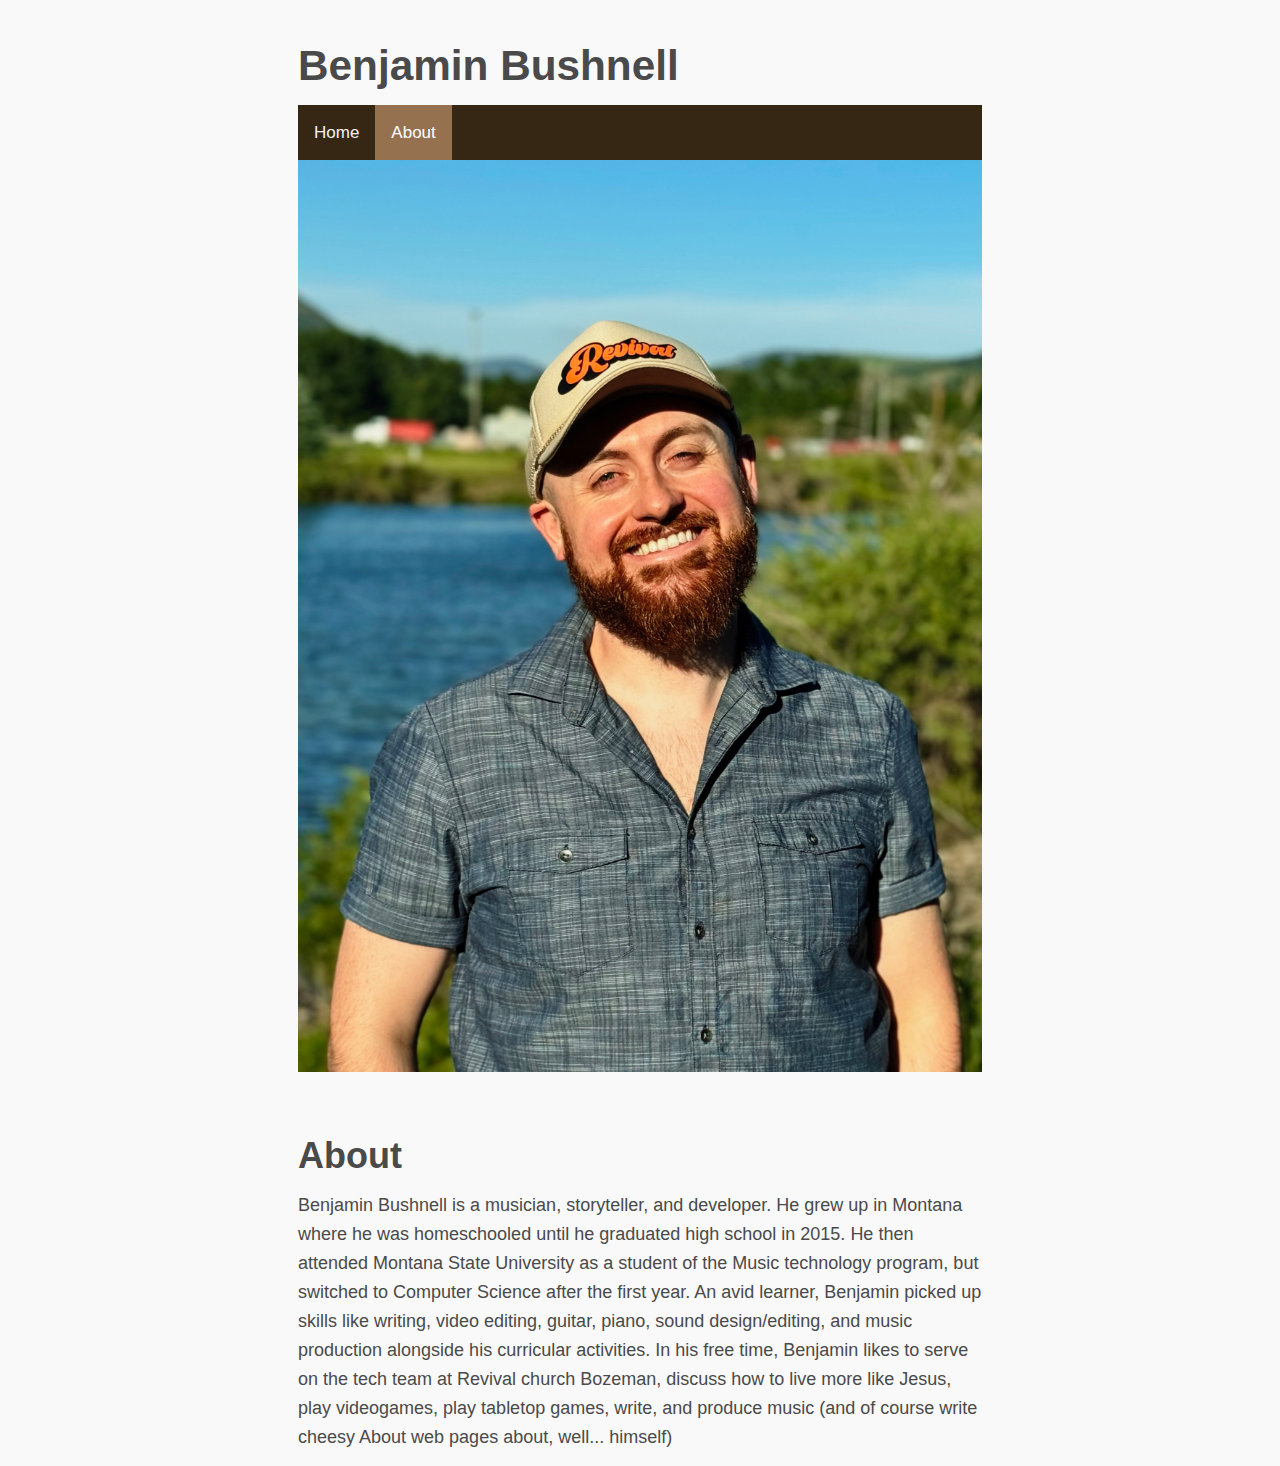
<file: about.html>
<!DOCTYPE html>
<html>
 <head>
 <link rel="shortcut icon" type="image/x-icon" href="favicon.ico">
 <link rel="stylesheet" href="./assets/normalize.min.css">
 <link rel="stylesheet" href="./assets/sakura.css">
 <link rel="stylesheet" href="./assets/style.css">
 </head>
 <h1>Benjamin Bushnell</h1>
 <div class="topnav">
  <a href="./index.html">Home</a>
  <a class="active" href="./about.html">About</a>
 </div>
 <div class="para">
    <img src="img/ben_photo.jpeg" alt="Photo of Benjamin Bushnell">
    <h2>About</h2>
    <body>
        Benjamin Bushnell is a musician, storyteller, and developer.
        He grew up in Montana where he was homeschooled until he graduated high school in 2015.
        He then attended Montana State University as a student of the Music technology program, but switched to Computer Science after the first year.
        An avid learner, Benjamin picked up skills like writing, video editing, guitar, piano, sound design/editing, and music production alongside his curricular activities.
        In his free time, Benjamin likes to serve on the tech team at Revival church Bozeman, discuss how to live more like Jesus, play videogames, play tabletop games, write, and produce music (and of course write cheesy About web pages about, well... himself)
       </body>
 </div>
</html>
</file>
<file: assets/sakura.css>
/* Sakura.css v1.5.0
 * ================
 * Minimal css theme.
 * Project: https://github.com/oxalorg/sakura/
 */
/* Body */
html {
    font-size: 62.5%;
    font-family: -apple-system, BlinkMacSystemFont, "Segoe UI", Roboto, "Helvetica Neue", Arial, "Noto Sans", sans-serif;
  }
  
  body {
    font-size: 1.8rem;
    line-height: 1.618;
    max-width: 38em;
    margin: auto;
    color: #4a4a4a;
    background-color: #f9f9f9;
    padding: 13px;
  }
  
  @media (max-width: 684px) {
    body {
      font-size: 1.53rem;
    }
  }
  @media (max-width: 382px) {
    body {
      font-size: 1.35rem;
    }
  }
  h1, h2, h3, h4, h5, h6 {
    line-height: 1.1;
    font-family: -apple-system, BlinkMacSystemFont, "Segoe UI", Roboto, "Helvetica Neue", Arial, "Noto Sans", sans-serif;
    font-weight: 700;
    margin-top: 3rem;
    margin-bottom: 1.5rem;
    overflow-wrap: break-word;
    word-wrap: break-word;
    -ms-word-break: break-all;
    word-break: break-word;
  }
  
  h1 {
    font-size: 2.35em;
  }
  
  h2 {
    font-size: 2em;
  }
  
  h3 {
    font-size: 1.75em;
  }
  
  h4 {
    font-size: 1.5em;
  }
  
  h5 {
    font-size: 1.25em;
  }
  
  h6 {
    font-size: 1em;
  }
  
  p {
    margin-top: 0px;
    margin-bottom: 2.5rem;
  }
  
  small, sub, sup {
    font-size: 75%;
  }
  
  hr {
    border-color: #1d7484;
  }
  
  a {
    text-decoration: none;
    color: #1d7484;
  }
  a:visited {
    color: #144f5a;
  }
  a:hover {
    color: #982c61;
    border-bottom: 2px solid #4a4a4a;
  }
  
  ul {
    padding-left: 1.4em;
    margin-top: 0px;
    margin-bottom: 2.5rem;
  }
  
  li {
    margin-bottom: 0.4em;
  }
  
  blockquote {
    margin-left: 0px;
    margin-right: 0px;
    padding-left: 1em;
    padding-top: 0.8em;
    padding-bottom: 0.8em;
    padding-right: 0.8em;
    border-left: 5px solid #1d7484;
    margin-bottom: 2.5rem;
    background-color: #f1f1f1;
  }
  
  blockquote p {
    margin-bottom: 0;
  }
  
  img, video {
    height: auto;
    max-width: 100%;
    margin-top: 0px;
    margin-bottom: 2.5rem;
  }
  
  /* Pre and Code */
  pre {
    background-color: #f1f1f1;
    display: block;
    padding: 1em;
    overflow-x: auto;
    margin-top: 0px;
    margin-bottom: 2.5rem;
    font-size: 0.9em;
  }
  
  code, kbd, samp {
    font-size: 0.9em;
    padding: 0 0.5em;
    background-color: #f1f1f1;
    white-space: pre-wrap;
  }
  
  pre > code {
    padding: 0;
    background-color: transparent;
    white-space: pre;
    font-size: 1em;
  }
  
  /* Tables */
  table {
    text-align: justify;
    width: 100%;
    border-collapse: collapse;
    margin-bottom: 2rem;
  }
  
  td, th {
    padding: 0.5em;
    border-bottom: 1px solid #f1f1f1;
  }
  
  /* Buttons, forms and input */
  input, textarea {
    border: 1px solid #4a4a4a;
  }
  input:focus, textarea:focus {
    border: 1px solid #1d7484;
  }
  
  textarea {
    width: 100%;
  }
  
  .button, button, input[type=submit], input[type=reset], input[type=button], input[type=file]::file-selector-button {
    display: inline-block;
    padding: 5px 10px;
    text-align: center;
    text-decoration: none;
    white-space: nowrap;
    background-color: #1d7484;
    color: #f9f9f9;
    border-radius: 1px;
    border: 1px solid #1d7484;
    cursor: pointer;
    box-sizing: border-box;
  }
  .button[disabled], button[disabled], input[type=submit][disabled], input[type=reset][disabled], input[type=button][disabled], input[type=file]::file-selector-button[disabled] {
    cursor: default;
    opacity: 0.5;
  }
  .button:hover, button:hover, input[type=submit]:hover, input[type=reset]:hover, input[type=button]:hover, input[type=file]::file-selector-button:hover {
    background-color: #982c61;
    color: #f9f9f9;
    outline: 0;
  }
  .button:focus-visible, button:focus-visible, input[type=submit]:focus-visible, input[type=reset]:focus-visible, input[type=button]:focus-visible, input[type=file]::file-selector-button:focus-visible {
    outline-style: solid;
    outline-width: 2px;
  }
  
  textarea, select, input {
    color: #4a4a4a;
    padding: 6px 10px; /* The 6px vertically centers text on FF, ignored by Webkit */
    margin-bottom: 10px;
    background-color: #f1f1f1;
    border: 1px solid #f1f1f1;
    border-radius: 4px;
    box-shadow: none;
    box-sizing: border-box;
  }
  textarea:focus, select:focus, input:focus {
    border: 1px solid #1d7484;
    outline: 0;
  }
  
  input[type=checkbox]:focus {
    outline: 1px dotted #1d7484;
  }
  
  label, legend, fieldset {
    display: block;
    margin-bottom: 0.5rem;
    font-weight: 600;
  }
</file>
<file: assets/style.css>
div.topnav {
    background-color: #352714;
    overflow: hidden;
}

/* Style the links inside the navigation bar */
div.topnav a {
  float: left;
  color: #f2f2f2;
  text-align: left;
  padding: 14px 16px;
  text-decoration: none;
  font-size: 17px;
}

/* Change the color of links on hover */
div.topnav a:hover {
  background-color: #e6d6c1;
  color: black;
  border-bottom: 0px;
}

/* Add a color to the active/current link */
div.topnav a.active {
  background-color: #967150;
  color: rgb(255, 255, 255);
}
</file>
<file: assets/stylesheets/main.6f8fc17f.min.css>
@charset "UTF-8";html{-webkit-text-size-adjust:none;-moz-text-size-adjust:none;text-size-adjust:none;box-sizing:border-box}*,:after,:before{box-sizing:inherit}@media (prefers-reduced-motion){*,:after,:before{transition:none!important}}body{margin:0}a,button,input,label{-webkit-tap-highlight-color:transparent}a{color:inherit;text-decoration:none}hr{border:0;box-sizing:initial;display:block;height:.05rem;overflow:visible;padding:0}small{font-size:80%}sub,sup{line-height:1em}img{border-style:none}table{border-collapse:initial;border-spacing:0}td,th{font-weight:400;vertical-align:top}button{background:#0000;border:0;font-family:inherit;font-size:inherit;margin:0;padding:0}input{border:0;outline:none}:root{--md-primary-fg-color:#4051b5;--md-primary-fg-color--light:#5d6cc0;--md-primary-fg-color--dark:#303fa1;--md-primary-bg-color:#fff;--md-primary-bg-color--light:#ffffffb3;--md-accent-fg-color:#526cfe;--md-accent-fg-color--transparent:#526cfe1a;--md-accent-bg-color:#fff;--md-accent-bg-color--light:#ffffffb3}[data-md-color-scheme=default]{color-scheme:light}[data-md-color-scheme=default] img[src$="#gh-dark-mode-only"],[data-md-color-scheme=default] img[src$="#only-dark"]{display:none}:root,[data-md-color-scheme=default]{--md-hue:225deg;--md-default-fg-color:#000000de;--md-default-fg-color--light:#0000008a;--md-default-fg-color--lighter:#00000052;--md-default-fg-color--lightest:#00000012;--md-default-bg-color:#fff;--md-default-bg-color--light:#ffffffb3;--md-default-bg-color--lighter:#ffffff4d;--md-default-bg-color--lightest:#ffffff1f;--md-code-fg-color:#36464e;--md-code-bg-color:#f5f5f5;--md-code-hl-color:#4287ff;--md-code-hl-color--light:#4287ff1a;--md-code-hl-number-color:#d52a2a;--md-code-hl-special-color:#db1457;--md-code-hl-function-color:#a846b9;--md-code-hl-constant-color:#6e59d9;--md-code-hl-keyword-color:#3f6ec6;--md-code-hl-string-color:#1c7d4d;--md-code-hl-name-color:var(--md-code-fg-color);--md-code-hl-operator-color:var(--md-default-fg-color--light);--md-code-hl-punctuation-color:var(--md-default-fg-color--light);--md-code-hl-comment-color:var(--md-default-fg-color--light);--md-code-hl-generic-color:var(--md-default-fg-color--light);--md-code-hl-variable-color:var(--md-default-fg-color--light);--md-typeset-color:var(--md-default-fg-color);--md-typeset-a-color:var(--md-primary-fg-color);--md-typeset-del-color:#f5503d26;--md-typeset-ins-color:#0bd57026;--md-typeset-kbd-color:#fafafa;--md-typeset-kbd-accent-color:#fff;--md-typeset-kbd-border-color:#b8b8b8;--md-typeset-mark-color:#ffff0080;--md-typeset-table-color:#0000001f;--md-typeset-table-color--light:rgba(0,0,0,.035);--md-admonition-fg-color:var(--md-default-fg-color);--md-admonition-bg-color:var(--md-default-bg-color);--md-warning-fg-color:#000000de;--md-warning-bg-color:#ff9;--md-footer-fg-color:#fff;--md-footer-fg-color--light:#ffffffb3;--md-footer-fg-color--lighter:#ffffff73;--md-footer-bg-color:#000000de;--md-footer-bg-color--dark:#00000052;--md-shadow-z1:0 0.2rem 0.5rem #0000000d,0 0 0.05rem #0000001a;--md-shadow-z2:0 0.2rem 0.5rem #0000001a,0 0 0.05rem #00000040;--md-shadow-z3:0 0.2rem 0.5rem #0003,0 0 0.05rem #00000059}.md-icon svg{fill:currentcolor;display:block;height:1.2rem;width:1.2rem}body{-webkit-font-smoothing:antialiased;-moz-osx-font-smoothing:grayscale;--md-text-font-family:var(--md-text-font,_),-apple-system,BlinkMacSystemFont,Helvetica,Arial,sans-serif;--md-code-font-family:var(--md-code-font,_),SFMono-Regular,Consolas,Menlo,monospace}aside,body,input{font-feature-settings:"kern","liga";color:var(--md-typeset-color);font-family:var(--md-text-font-family)}code,kbd,pre{font-feature-settings:"kern";font-family:var(--md-code-font-family)}:root{--md-typeset-table-sort-icon:url('data:image/svg+xml;charset=utf-8,<svg xmlns="http://www.w3.org/2000/svg" viewBox="0 0 24 24"><path d="m18 21-4-4h3V7h-3l4-4 4 4h-3v10h3M2 19v-2h10v2M2 13v-2h7v2M2 7V5h4v2z"/></svg>');--md-typeset-table-sort-icon--asc:url('data:image/svg+xml;charset=utf-8,<svg xmlns="http://www.w3.org/2000/svg" viewBox="0 0 24 24"><path d="M19 17h3l-4 4-4-4h3V3h2M2 17h10v2H2M6 5v2H2V5m0 6h7v2H2z"/></svg>');--md-typeset-table-sort-icon--desc:url('data:image/svg+xml;charset=utf-8,<svg xmlns="http://www.w3.org/2000/svg" viewBox="0 0 24 24"><path d="M19 7h3l-4-4-4 4h3v14h2M2 17h10v2H2M6 5v2H2V5m0 6h7v2H2z"/></svg>')}.md-typeset{-webkit-print-color-adjust:exact;color-adjust:exact;font-size:.8rem;line-height:1.6}@media print{.md-typeset{font-size:.68rem}}.md-typeset blockquote,.md-typeset dl,.md-typeset figure,.md-typeset ol,.md-typeset pre,.md-typeset ul{margin-bottom:1em;margin-top:1em}.md-typeset h1{color:var(--md-default-fg-color--light);font-size:2em;line-height:1.3;margin:0 0 1.25em}.md-typeset h1,.md-typeset h2{font-weight:300;letter-spacing:-.01em}.md-typeset h2{font-size:1.5625em;line-height:1.4;margin:1.6em 0 .64em}.md-typeset h3{font-size:1.25em;font-weight:400;letter-spacing:-.01em;line-height:1.5;margin:1.6em 0 .8em}.md-typeset h2+h3{margin-top:.8em}.md-typeset h4{font-weight:700;letter-spacing:-.01em;margin:1em 0}.md-typeset h5,.md-typeset h6{color:var(--md-default-fg-color--light);font-size:.8em;font-weight:700;letter-spacing:-.01em;margin:1.25em 0}.md-typeset h5{text-transform:uppercase}.md-typeset h5 code{text-transform:none}.md-typeset hr{border-bottom:.05rem solid var(--md-default-fg-color--lightest);display:flow-root;margin:1.5em 0}.md-typeset a{color:var(--md-typeset-a-color);word-break:break-word}.md-typeset a,.md-typeset a:before{transition:color 125ms}.md-typeset a:focus,.md-typeset a:hover{color:var(--md-accent-fg-color)}.md-typeset a:focus code,.md-typeset a:hover code{background-color:var(--md-accent-fg-color--transparent)}.md-typeset a code{color:currentcolor;transition:background-color 125ms}.md-typeset a.focus-visible{outline-color:var(--md-accent-fg-color);outline-offset:.2rem}.md-typeset code,.md-typeset kbd,.md-typeset pre{color:var(--md-code-fg-color);direction:ltr;font-variant-ligatures:none}@media print{.md-typeset code,.md-typeset kbd,.md-typeset pre{white-space:pre-wrap}}.md-typeset code{background-color:var(--md-code-bg-color);border-radius:.1rem;-webkit-box-decoration-break:clone;box-decoration-break:clone;font-size:.85em;padding:0 .2941176471em;word-break:break-word}.md-typeset code:not(.focus-visible){-webkit-tap-highlight-color:transparent;outline:none}.md-typeset pre{display:flow-root;line-height:1.4;position:relative}.md-typeset pre>code{-webkit-box-decoration-break:slice;box-decoration-break:slice;box-shadow:none;display:block;margin:0;outline-color:var(--md-accent-fg-color);overflow:auto;padding:.7720588235em 1.1764705882em;scrollbar-color:var(--md-default-fg-color--lighter) #0000;scrollbar-width:thin;touch-action:auto;word-break:normal}.md-typeset pre>code:hover{scrollbar-color:var(--md-accent-fg-color) #0000}.md-typeset pre>code::-webkit-scrollbar{height:.2rem;width:.2rem}.md-typeset pre>code::-webkit-scrollbar-thumb{background-color:var(--md-default-fg-color--lighter)}.md-typeset pre>code::-webkit-scrollbar-thumb:hover{background-color:var(--md-accent-fg-color)}.md-typeset kbd{background-color:var(--md-typeset-kbd-color);border-radius:.1rem;box-shadow:0 .1rem 0 .05rem var(--md-typeset-kbd-border-color),0 .1rem 0 var(--md-typeset-kbd-border-color),0 -.1rem .2rem var(--md-typeset-kbd-accent-color) inset;color:var(--md-default-fg-color);display:inline-block;font-size:.75em;padding:0 .6666666667em;vertical-align:text-top;word-break:break-word}.md-typeset mark{background-color:var(--md-typeset-mark-color);-webkit-box-decoration-break:clone;box-decoration-break:clone;color:inherit;word-break:break-word}.md-typeset abbr{border-bottom:.05rem dotted var(--md-default-fg-color--light);cursor:help;text-decoration:none}.md-typeset small{opacity:.75}[dir=ltr] .md-typeset sub,[dir=ltr] .md-typeset sup{margin-left:.078125em}[dir=rtl] .md-typeset sub,[dir=rtl] .md-typeset sup{margin-right:.078125em}[dir=ltr] .md-typeset blockquote{padding-left:.6rem}[dir=rtl] .md-typeset blockquote{padding-right:.6rem}[dir=ltr] .md-typeset blockquote{border-left:.2rem solid var(--md-default-fg-color--lighter)}[dir=rtl] .md-typeset blockquote{border-right:.2rem solid var(--md-default-fg-color--lighter)}.md-typeset blockquote{color:var(--md-default-fg-color--light);margin-left:0;margin-right:0}.md-typeset ul{list-style-type:disc}.md-typeset ul[type]{list-style-type:revert-layer}[dir=ltr] .md-typeset ol,[dir=ltr] .md-typeset ul{margin-left:.625em}[dir=rtl] .md-typeset ol,[dir=rtl] .md-typeset ul{margin-right:.625em}.md-typeset ol,.md-typeset ul{padding:0}.md-typeset ol:not([hidden]),.md-typeset ul:not([hidden]){display:flow-root}.md-typeset ol ol,.md-typeset ul ol{list-style-type:lower-alpha}.md-typeset ol ol ol,.md-typeset ul ol ol{list-style-type:lower-roman}.md-typeset ol ol ol ol,.md-typeset ul ol ol ol{list-style-type:upper-alpha}.md-typeset ol ol ol ol ol,.md-typeset ul ol ol ol ol{list-style-type:upper-roman}.md-typeset ol[type],.md-typeset ul[type]{list-style-type:revert-layer}[dir=ltr] .md-typeset ol li,[dir=ltr] .md-typeset ul li{margin-left:1.25em}[dir=rtl] .md-typeset ol li,[dir=rtl] .md-typeset ul li{margin-right:1.25em}.md-typeset ol li,.md-typeset ul li{margin-bottom:.5em}.md-typeset ol li blockquote,.md-typeset ol li p,.md-typeset ul li blockquote,.md-typeset ul li p{margin:.5em 0}.md-typeset ol li:last-child,.md-typeset ul li:last-child{margin-bottom:0}[dir=ltr] .md-typeset ol li ol,[dir=ltr] .md-typeset ol li ul,[dir=ltr] .md-typeset ul li ol,[dir=ltr] .md-typeset ul li ul{margin-left:.625em}[dir=rtl] .md-typeset ol li ol,[dir=rtl] .md-typeset ol li ul,[dir=rtl] .md-typeset ul li ol,[dir=rtl] .md-typeset ul li ul{margin-right:.625em}.md-typeset ol li ol,.md-typeset ol li ul,.md-typeset ul li ol,.md-typeset ul li ul{margin-bottom:.5em;margin-top:.5em}[dir=ltr] .md-typeset dd{margin-left:1.875em}[dir=rtl] .md-typeset dd{margin-right:1.875em}.md-typeset dd{margin-bottom:1.5em;margin-top:1em}.md-typeset img,.md-typeset svg,.md-typeset video{height:auto;max-width:100%}.md-typeset img[align=left]{margin:1em 1em 1em 0}.md-typeset img[align=right]{margin:1em 0 1em 1em}.md-typeset img[align]:only-child{margin-top:0}.md-typeset figure{display:flow-root;margin:1em auto;max-width:100%;text-align:center;width:-moz-fit-content;width:fit-content}.md-typeset figure img{display:block;margin:0 auto}.md-typeset figcaption{font-style:italic;margin:1em auto;max-width:24rem}.md-typeset iframe{max-width:100%}.md-typeset table:not([class]){background-color:var(--md-default-bg-color);border:.05rem solid var(--md-typeset-table-color);border-radius:.1rem;display:inline-block;font-size:.64rem;max-width:100%;overflow:auto;touch-action:auto}@media print{.md-typeset table:not([class]){display:table}}.md-typeset table:not([class])+*{margin-top:1.5em}.md-typeset table:not([class]) td>:first-child,.md-typeset table:not([class]) th>:first-child{margin-top:0}.md-typeset table:not([class]) td>:last-child,.md-typeset table:not([class]) th>:last-child{margin-bottom:0}.md-typeset table:not([class]) td:not([align]),.md-typeset table:not([class]) th:not([align]){text-align:left}[dir=rtl] .md-typeset table:not([class]) td:not([align]),[dir=rtl] .md-typeset table:not([class]) th:not([align]){text-align:right}.md-typeset table:not([class]) th{font-weight:700;min-width:5rem;padding:.9375em 1.25em;vertical-align:top}.md-typeset table:not([class]) td{border-top:.05rem solid var(--md-typeset-table-color);padding:.9375em 1.25em;vertical-align:top}.md-typeset table:not([class]) tbody tr{transition:background-color 125ms}.md-typeset table:not([class]) tbody tr:hover{background-color:var(--md-typeset-table-color--light);box-shadow:0 .05rem 0 var(--md-default-bg-color) inset}.md-typeset table:not([class]) a{word-break:normal}.md-typeset table th[role=columnheader]{cursor:pointer}[dir=ltr] .md-typeset table th[role=columnheader]:after{margin-left:.5em}[dir=rtl] .md-typeset table th[role=columnheader]:after{margin-right:.5em}.md-typeset table th[role=columnheader]:after{content:"";display:inline-block;height:1.2em;-webkit-mask-image:var(--md-typeset-table-sort-icon);mask-image:var(--md-typeset-table-sort-icon);-webkit-mask-repeat:no-repeat;mask-repeat:no-repeat;-webkit-mask-size:contain;mask-size:contain;transition:background-color 125ms;vertical-align:text-bottom;width:1.2em}.md-typeset table th[role=columnheader]:hover:after{background-color:var(--md-default-fg-color--lighter)}.md-typeset table th[role=columnheader][aria-sort=ascending]:after{background-color:var(--md-default-fg-color--light);-webkit-mask-image:var(--md-typeset-table-sort-icon--asc);mask-image:var(--md-typeset-table-sort-icon--asc)}.md-typeset table th[role=columnheader][aria-sort=descending]:after{background-color:var(--md-default-fg-color--light);-webkit-mask-image:var(--md-typeset-table-sort-icon--desc);mask-image:var(--md-typeset-table-sort-icon--desc)}.md-typeset__scrollwrap{margin:1em -.8rem;overflow-x:auto;touch-action:auto}.md-typeset__table{display:inline-block;margin-bottom:.5em;padding:0 .8rem}@media print{.md-typeset__table{display:block}}html .md-typeset__table table{display:table;margin:0;overflow:hidden;width:100%}@media screen and (max-width:44.984375em){.md-content__inner>pre{margin:1em -.8rem}.md-content__inner>pre code{border-radius:0}}.md-typeset .md-author{border-radius:100%;display:block;flex-shrink:0;height:1.6rem;overflow:hidden;position:relative;transition:color 125ms,transform 125ms;width:1.6rem}.md-typeset .md-author img{display:block}.md-typeset .md-author--more{background:var(--md-default-fg-color--lightest);color:var(--md-default-fg-color--lighter);font-size:.6rem;font-weight:700;line-height:1.6rem;text-align:center}.md-typeset .md-author--long{height:2.4rem;width:2.4rem}.md-typeset a.md-author{transform:scale(1)}.md-typeset a.md-author img{border-radius:100%;filter:grayscale(100%) opacity(75%);transition:filter 125ms}.md-typeset a.md-author:focus,.md-typeset a.md-author:hover{transform:scale(1.1);z-index:1}.md-typeset a.md-author:focus img,.md-typeset a.md-author:hover img{filter:grayscale(0)}.md-banner{background-color:var(--md-footer-bg-color);color:var(--md-footer-fg-color);overflow:auto}@media print{.md-banner{display:none}}.md-banner--warning{background-color:var(--md-warning-bg-color);color:var(--md-warning-fg-color)}.md-banner__inner{font-size:.7rem;margin:.6rem auto;padding:0 .8rem}[dir=ltr] .md-banner__button{float:right}[dir=rtl] .md-banner__button{float:left}.md-banner__button{color:inherit;cursor:pointer;transition:opacity .25s}.no-js .md-banner__button{display:none}.md-banner__button:hover{opacity:.7}html{font-size:125%;height:100%;overflow-x:hidden}@media screen and (min-width:100em){html{font-size:137.5%}}@media screen and (min-width:125em){html{font-size:150%}}body{background-color:var(--md-default-bg-color);display:flex;flex-direction:column;font-size:.5rem;min-height:100%;position:relative;width:100%}@media print{body{display:block}}@media screen and (max-width:59.984375em){body[data-md-scrolllock]{position:fixed}}.md-grid{margin-left:auto;margin-right:auto;max-width:61rem}.md-container{display:flex;flex-direction:column;flex-grow:1}@media print{.md-container{display:block}}.md-main{flex-grow:1}.md-main__inner{display:flex;height:100%;margin-top:1.5rem}.md-ellipsis{overflow:hidden;text-overflow:ellipsis}.md-toggle{display:none}.md-option{height:0;opacity:0;position:absolute;width:0}.md-option:checked+label:not([hidden]){display:block}.md-option.focus-visible+label{outline-color:var(--md-accent-fg-color);outline-style:auto}.md-skip{background-color:var(--md-default-fg-color);border-radius:.1rem;color:var(--md-default-bg-color);font-size:.64rem;margin:.5rem;opacity:0;outline-color:var(--md-accent-fg-color);padding:.3rem .5rem;position:fixed;transform:translateY(.4rem);z-index:-1}.md-skip:focus{opacity:1;transform:translateY(0);transition:transform .25s cubic-bezier(.4,0,.2,1),opacity 175ms 75ms;z-index:10}@page{margin:25mm}:root{--md-clipboard-icon:url('data:image/svg+xml;charset=utf-8,<svg xmlns="http://www.w3.org/2000/svg" viewBox="0 0 24 24"><path d="M19 21H8V7h11m0-2H8a2 2 0 0 0-2 2v14a2 2 0 0 0 2 2h11a2 2 0 0 0 2-2V7a2 2 0 0 0-2-2m-3-4H4a2 2 0 0 0-2 2v14h2V3h12z"/></svg>')}.md-clipboard{border-radius:.1rem;color:var(--md-default-fg-color--lightest);cursor:pointer;height:1.5em;outline-color:var(--md-accent-fg-color);outline-offset:.1rem;position:absolute;right:.5em;top:.5em;transition:color .25s;width:1.5em;z-index:1}@media print{.md-clipboard{display:none}}.md-clipboard:not(.focus-visible){-webkit-tap-highlight-color:transparent;outline:none}:hover>.md-clipboard{color:var(--md-default-fg-color--light)}.md-clipboard:focus,.md-clipboard:hover{color:var(--md-accent-fg-color)}.md-clipboard:after{background-color:currentcolor;content:"";display:block;height:1.125em;margin:0 auto;-webkit-mask-image:var(--md-clipboard-icon);mask-image:var(--md-clipboard-icon);-webkit-mask-position:center;mask-position:center;-webkit-mask-repeat:no-repeat;mask-repeat:no-repeat;-webkit-mask-size:contain;mask-size:contain;width:1.125em}.md-clipboard--inline{cursor:pointer}.md-clipboard--inline code{transition:color .25s,background-color .25s}.md-clipboard--inline:focus code,.md-clipboard--inline:hover code{background-color:var(--md-accent-fg-color--transparent);color:var(--md-accent-fg-color)}.md-typeset .md-code__content{display:grid}@keyframes consent{0%{opacity:0;transform:translateY(100%)}to{opacity:1;transform:translateY(0)}}@keyframes overlay{0%{opacity:0}to{opacity:1}}.md-consent__overlay{animation:overlay .25s both;-webkit-backdrop-filter:blur(.1rem);backdrop-filter:blur(.1rem);background-color:#0000008a;height:100%;opacity:1;position:fixed;top:0;width:100%;z-index:5}.md-consent__inner{animation:consent .5s cubic-bezier(.1,.7,.1,1) both;background-color:var(--md-default-bg-color);border:0;border-radius:.1rem;bottom:0;box-shadow:0 0 .2rem #0000001a,0 .2rem .4rem #0003;max-height:100%;overflow:auto;padding:0;position:fixed;width:100%;z-index:5}.md-consent__form{padding:.8rem}.md-consent__settings{display:none;margin:1em 0}input:checked+.md-consent__settings{display:block}.md-consent__controls{margin-bottom:.8rem}.md-typeset .md-consent__controls .md-button{display:inline}@media screen and (max-width:44.984375em){.md-typeset .md-consent__controls .md-button{display:block;margin-top:.4rem;text-align:center;width:100%}}.md-consent label{cursor:pointer}.md-content{flex-grow:1;min-width:0}.md-content__inner{margin:0 .8rem 1.2rem;padding-top:.6rem}@media screen and (min-width:76.25em){[dir=ltr] .md-sidebar--primary:not([hidden])~.md-content>.md-content__inner{margin-left:1.2rem}[dir=ltr] .md-sidebar--secondary:not([hidden])~.md-content>.md-content__inner,[dir=rtl] .md-sidebar--primary:not([hidden])~.md-content>.md-content__inner{margin-right:1.2rem}[dir=rtl] .md-sidebar--secondary:not([hidden])~.md-content>.md-content__inner{margin-left:1.2rem}}.md-content__inner:before{content:"";display:block;height:.4rem}.md-content__inner>:last-child{margin-bottom:0}[dir=ltr] .md-content__button{float:right}[dir=rtl] .md-content__button{float:left}[dir=ltr] .md-content__button{margin-left:.4rem}[dir=rtl] .md-content__button{margin-right:.4rem}.md-content__button{margin:.4rem 0;padding:0}@media print{.md-content__button{display:none}}.md-typeset .md-content__button{color:var(--md-default-fg-color--lighter)}.md-content__button svg{display:inline;vertical-align:top}[dir=rtl] .md-content__button svg{transform:scaleX(-1)}[dir=ltr] .md-dialog{right:.8rem}[dir=rtl] .md-dialog{left:.8rem}.md-dialog{background-color:var(--md-default-fg-color);border-radius:.1rem;bottom:.8rem;box-shadow:var(--md-shadow-z3);min-width:11.1rem;opacity:0;padding:.4rem .6rem;pointer-events:none;position:fixed;transform:translateY(100%);transition:transform 0ms .4s,opacity .4s;z-index:4}@media print{.md-dialog{display:none}}.md-dialog--active{opacity:1;pointer-events:auto;transform:translateY(0);transition:transform .4s cubic-bezier(.075,.85,.175,1),opacity .4s}.md-dialog__inner{color:var(--md-default-bg-color);font-size:.7rem}.md-feedback{margin:2em 0 1em;text-align:center}.md-feedback fieldset{border:none;margin:0;padding:0}.md-feedback__title{font-weight:700;margin:1em auto}.md-feedback__inner{position:relative}.md-feedback__list{display:flex;flex-wrap:wrap;place-content:baseline center;position:relative}.md-feedback__list:hover .md-icon:not(:disabled){color:var(--md-default-fg-color--lighter)}:disabled .md-feedback__list{min-height:1.8rem}.md-feedback__icon{color:var(--md-default-fg-color--light);cursor:pointer;flex-shrink:0;margin:0 .1rem;transition:color 125ms}.md-feedback__icon:not(:disabled).md-icon:hover{color:var(--md-accent-fg-color)}.md-feedback__icon:disabled{color:var(--md-default-fg-color--lightest);pointer-events:none}.md-feedback__note{opacity:0;position:relative;transform:translateY(.4rem);transition:transform .4s cubic-bezier(.1,.7,.1,1),opacity .15s}.md-feedback__note>*{margin:0 auto;max-width:16rem}:disabled .md-feedback__note{opacity:1;transform:translateY(0)}@media print{.md-feedback{display:none}}.md-footer{background-color:var(--md-footer-bg-color);color:var(--md-footer-fg-color)}@media print{.md-footer{display:none}}.md-footer__inner{justify-content:space-between;overflow:auto;padding:.2rem}.md-footer__inner:not([hidden]){display:flex}.md-footer__link{align-items:end;display:flex;flex-grow:0.01;margin-bottom:.4rem;margin-top:1rem;max-width:100%;outline-color:var(--md-accent-fg-color);overflow:hidden;transition:opacity .25s}.md-footer__link:focus,.md-footer__link:hover{opacity:.7}[dir=rtl] .md-footer__link svg{transform:scaleX(-1)}@media screen and (max-width:44.984375em){.md-footer__link--prev{flex-shrink:0}.md-footer__link--prev .md-footer__title{display:none}}[dir=ltr] .md-footer__link--next{margin-left:auto}[dir=rtl] .md-footer__link--next{margin-right:auto}.md-footer__link--next{text-align:right}[dir=rtl] .md-footer__link--next{text-align:left}.md-footer__title{flex-grow:1;font-size:.9rem;margin-bottom:.7rem;max-width:calc(100% - 2.4rem);padding:0 1rem;white-space:nowrap}.md-footer__button{margin:.2rem;padding:.4rem}.md-footer__direction{font-size:.64rem;opacity:.7}.md-footer-meta{background-color:var(--md-footer-bg-color--dark)}.md-footer-meta__inner{display:flex;flex-wrap:wrap;justify-content:space-between;padding:.2rem}html .md-footer-meta.md-typeset a{color:var(--md-footer-fg-color--light)}html .md-footer-meta.md-typeset a:focus,html .md-footer-meta.md-typeset a:hover{color:var(--md-footer-fg-color)}.md-copyright{color:var(--md-footer-fg-color--lighter);font-size:.64rem;margin:auto .6rem;padding:.4rem 0;width:100%}@media screen and (min-width:45em){.md-copyright{width:auto}}.md-copyright__highlight{color:var(--md-footer-fg-color--light)}.md-social{display:inline-flex;gap:.2rem;margin:0 .4rem;padding:.2rem 0 .6rem}@media screen and (min-width:45em){.md-social{padding:.6rem 0}}.md-social__link{display:inline-block;height:1.6rem;text-align:center;width:1.6rem}.md-social__link:before{line-height:1.9}.md-social__link svg{fill:currentcolor;max-height:.8rem;vertical-align:-25%}.md-typeset .md-button{border:.1rem solid;border-radius:.1rem;color:var(--md-primary-fg-color);cursor:pointer;display:inline-block;font-weight:700;padding:.625em 2em;transition:color 125ms,background-color 125ms,border-color 125ms}.md-typeset .md-button--primary{background-color:var(--md-primary-fg-color);border-color:var(--md-primary-fg-color);color:var(--md-primary-bg-color)}.md-typeset .md-button:focus,.md-typeset .md-button:hover{background-color:var(--md-accent-fg-color);border-color:var(--md-accent-fg-color);color:var(--md-accent-bg-color)}[dir=ltr] .md-typeset .md-input{border-top-left-radius:.1rem}[dir=ltr] .md-typeset .md-input,[dir=rtl] .md-typeset .md-input{border-top-right-radius:.1rem}[dir=rtl] .md-typeset .md-input{border-top-left-radius:.1rem}.md-typeset .md-input{border-bottom:.1rem solid var(--md-default-fg-color--lighter);box-shadow:var(--md-shadow-z1);font-size:.8rem;height:1.8rem;padding:0 .6rem;transition:border .25s,box-shadow .25s}.md-typeset .md-input:focus,.md-typeset .md-input:hover{border-bottom-color:var(--md-accent-fg-color);box-shadow:var(--md-shadow-z2)}.md-typeset .md-input--stretch{width:100%}.md-header{background-color:var(--md-primary-fg-color);box-shadow:0 0 .2rem #0000,0 .2rem .4rem #0000;color:var(--md-primary-bg-color);display:block;left:0;position:sticky;right:0;top:0;z-index:4}@media print{.md-header{display:none}}.md-header[hidden]{transform:translateY(-100%);transition:transform .25s cubic-bezier(.8,0,.6,1),box-shadow .25s}.md-header--shadow{box-shadow:0 0 .2rem #0000001a,0 .2rem .4rem #0003;transition:transform .25s cubic-bezier(.1,.7,.1,1),box-shadow .25s}.md-header__inner{align-items:center;display:flex;padding:0 .2rem}.md-header__button{color:currentcolor;cursor:pointer;margin:.2rem;outline-color:var(--md-accent-fg-color);padding:.4rem;position:relative;transition:opacity .25s;vertical-align:middle;z-index:1}.md-header__button:hover{opacity:.7}.md-header__button:not([hidden]){display:inline-block}.md-header__button:not(.focus-visible){-webkit-tap-highlight-color:transparent;outline:none}.md-header__button.md-logo{margin:.2rem;padding:.4rem}@media screen and (max-width:76.234375em){.md-header__button.md-logo{display:none}}.md-header__button.md-logo img,.md-header__button.md-logo svg{fill:currentcolor;display:block;height:1.2rem;width:auto}@media screen and (min-width:60em){.md-header__button[for=__search]{display:none}}.no-js .md-header__button[for=__search]{display:none}[dir=rtl] .md-header__button[for=__search] svg{transform:scaleX(-1)}@media screen and (min-width:76.25em){.md-header__button[for=__drawer]{display:none}}.md-header__topic{display:flex;max-width:100%;position:absolute;transition:transform .4s cubic-bezier(.1,.7,.1,1),opacity .15s;white-space:nowrap}.md-header__topic+.md-header__topic{opacity:0;pointer-events:none;transform:translateX(1.25rem);transition:transform .4s cubic-bezier(1,.7,.1,.1),opacity .15s;z-index:-1}[dir=rtl] .md-header__topic+.md-header__topic{transform:translateX(-1.25rem)}.md-header__topic:first-child{font-weight:700}[dir=ltr] .md-header__title{margin-left:1rem;margin-right:.4rem}[dir=rtl] .md-header__title{margin-left:.4rem;margin-right:1rem}.md-header__title{flex-grow:1;font-size:.9rem;height:2.4rem;line-height:2.4rem}.md-header__title--active .md-header__topic{opacity:0;pointer-events:none;transform:translateX(-1.25rem);transition:transform .4s cubic-bezier(1,.7,.1,.1),opacity .15s;z-index:-1}[dir=rtl] .md-header__title--active .md-header__topic{transform:translateX(1.25rem)}.md-header__title--active .md-header__topic+.md-header__topic{opacity:1;pointer-events:auto;transform:translateX(0);transition:transform .4s cubic-bezier(.1,.7,.1,1),opacity .15s;z-index:0}.md-header__title>.md-header__ellipsis{height:100%;position:relative;width:100%}.md-header__option{display:flex;flex-shrink:0;max-width:100%;transition:max-width 0ms .25s,opacity .25s .25s;white-space:nowrap}[data-md-toggle=search]:checked~.md-header .md-header__option{max-width:0;opacity:0;transition:max-width 0ms,opacity 0ms}.md-header__option>input{bottom:0}.md-header__source{display:none}@media screen and (min-width:60em){[dir=ltr] .md-header__source{margin-left:1rem}[dir=rtl] .md-header__source{margin-right:1rem}.md-header__source{display:block;max-width:11.7rem;width:11.7rem}}@media screen and (min-width:76.25em){[dir=ltr] .md-header__source{margin-left:1.4rem}[dir=rtl] .md-header__source{margin-right:1.4rem}}.md-meta{color:var(--md-default-fg-color--light);font-size:.7rem;line-height:1.3}.md-meta__list{display:inline-flex;flex-wrap:wrap;list-style:none;margin:0;padding:0}.md-meta__item:not(:last-child):after{content:"·";margin-left:.2rem;margin-right:.2rem}.md-meta__link{color:var(--md-typeset-a-color)}.md-meta__link:focus,.md-meta__link:hover{color:var(--md-accent-fg-color)}.md-draft{background-color:#ff1744;border-radius:.125em;color:#fff;display:inline-block;font-weight:700;padding-left:.5714285714em;padding-right:.5714285714em}:root{--md-nav-icon--prev:url('data:image/svg+xml;charset=utf-8,<svg xmlns="http://www.w3.org/2000/svg" viewBox="0 0 24 24"><path d="M20 11v2H8l5.5 5.5-1.42 1.42L4.16 12l7.92-7.92L13.5 5.5 8 11z"/></svg>');--md-nav-icon--next:url('data:image/svg+xml;charset=utf-8,<svg xmlns="http://www.w3.org/2000/svg" viewBox="0 0 24 24"><path d="M8.59 16.58 13.17 12 8.59 7.41 10 6l6 6-6 6z"/></svg>');--md-toc-icon:url('data:image/svg+xml;charset=utf-8,<svg xmlns="http://www.w3.org/2000/svg" viewBox="0 0 24 24"><path d="M3 9h14V7H3zm0 4h14v-2H3zm0 4h14v-2H3zm16 0h2v-2h-2zm0-10v2h2V7zm0 6h2v-2h-2z"/></svg>')}.md-nav{font-size:.7rem;line-height:1.3}.md-nav__title{color:var(--md-default-fg-color--light);display:block;font-weight:700;overflow:hidden;padding:0 .6rem;text-overflow:ellipsis}.md-nav__title .md-nav__button{display:none}.md-nav__title .md-nav__button img{height:100%;width:auto}.md-nav__title .md-nav__button.md-logo img,.md-nav__title .md-nav__button.md-logo svg{fill:currentcolor;display:block;height:2.4rem;max-width:100%;object-fit:contain;width:auto}.md-nav__list{list-style:none;margin:0;padding:0}.md-nav__link{align-items:flex-start;display:flex;gap:.4rem;margin-top:.625em;scroll-snap-align:start;transition:color 125ms}.md-nav__link--passed{color:var(--md-default-fg-color--light)}.md-nav__item .md-nav__link--active,.md-nav__item .md-nav__link--active code{color:var(--md-typeset-a-color)}.md-nav__link .md-ellipsis{position:relative}[dir=ltr] .md-nav__link .md-icon:last-child{margin-left:auto}[dir=rtl] .md-nav__link .md-icon:last-child{margin-right:auto}.md-nav__link svg{fill:currentcolor;flex-shrink:0;height:1.3em;position:relative}.md-nav__link[for]:focus,.md-nav__link[for]:hover,.md-nav__link[href]:focus,.md-nav__link[href]:hover{color:var(--md-accent-fg-color);cursor:pointer}.md-nav__link.focus-visible{outline-color:var(--md-accent-fg-color);outline-offset:.2rem}.md-nav--primary .md-nav__link[for=__toc]{display:none}.md-nav--primary .md-nav__link[for=__toc] .md-icon:after{background-color:currentcolor;display:block;height:100%;-webkit-mask-image:var(--md-toc-icon);mask-image:var(--md-toc-icon);width:100%}.md-nav--primary .md-nav__link[for=__toc]~.md-nav{display:none}.md-nav__container>.md-nav__link{margin-top:0}.md-nav__container>.md-nav__link:first-child{flex-grow:1;min-width:0}.md-nav__icon{flex-shrink:0}.md-nav__source{display:none}@media screen and (max-width:76.234375em){.md-nav--primary,.md-nav--primary .md-nav{background-color:var(--md-default-bg-color);display:flex;flex-direction:column;height:100%;left:0;position:absolute;right:0;top:0;z-index:1}.md-nav--primary .md-nav__item,.md-nav--primary .md-nav__title{font-size:.8rem;line-height:1.5}.md-nav--primary .md-nav__title{background-color:var(--md-default-fg-color--lightest);color:var(--md-default-fg-color--light);cursor:pointer;height:5.6rem;line-height:2.4rem;padding:3rem .8rem .2rem;position:relative;white-space:nowrap}[dir=ltr] .md-nav--primary .md-nav__title .md-nav__icon{left:.4rem}[dir=rtl] .md-nav--primary .md-nav__title .md-nav__icon{right:.4rem}.md-nav--primary .md-nav__title .md-nav__icon{display:block;height:1.2rem;margin:.2rem;position:absolute;top:.4rem;width:1.2rem}.md-nav--primary .md-nav__title .md-nav__icon:after{background-color:currentcolor;content:"";display:block;height:100%;-webkit-mask-image:var(--md-nav-icon--prev);mask-image:var(--md-nav-icon--prev);-webkit-mask-position:center;mask-position:center;-webkit-mask-repeat:no-repeat;mask-repeat:no-repeat;-webkit-mask-size:contain;mask-size:contain;width:100%}.md-nav--primary .md-nav__title~.md-nav__list{background-color:var(--md-default-bg-color);box-shadow:0 .05rem 0 var(--md-default-fg-color--lightest) inset;overflow-y:auto;scroll-snap-type:y mandatory;touch-action:pan-y}.md-nav--primary .md-nav__title~.md-nav__list>:first-child{border-top:0}.md-nav--primary .md-nav__title[for=__drawer]{background-color:var(--md-primary-fg-color);color:var(--md-primary-bg-color);font-weight:700}.md-nav--primary .md-nav__title .md-logo{display:block;left:.2rem;margin:.2rem;padding:.4rem;position:absolute;right:.2rem;top:.2rem}.md-nav--primary .md-nav__list{flex:1}.md-nav--primary .md-nav__item{border-top:.05rem solid var(--md-default-fg-color--lightest)}.md-nav--primary .md-nav__item--active>.md-nav__link{color:var(--md-typeset-a-color)}.md-nav--primary .md-nav__item--active>.md-nav__link:focus,.md-nav--primary .md-nav__item--active>.md-nav__link:hover{color:var(--md-accent-fg-color)}.md-nav--primary .md-nav__link{margin-top:0;padding:.6rem .8rem}.md-nav--primary .md-nav__link svg{margin-top:.1em}.md-nav--primary .md-nav__link>.md-nav__link{padding:0}[dir=ltr] .md-nav--primary .md-nav__link .md-nav__icon{margin-right:-.2rem}[dir=rtl] .md-nav--primary .md-nav__link .md-nav__icon{margin-left:-.2rem}.md-nav--primary .md-nav__link .md-nav__icon{font-size:1.2rem;height:1.2rem;width:1.2rem}.md-nav--primary .md-nav__link .md-nav__icon:after{background-color:currentcolor;content:"";display:block;height:100%;-webkit-mask-image:var(--md-nav-icon--next);mask-image:var(--md-nav-icon--next);-webkit-mask-position:center;mask-position:center;-webkit-mask-repeat:no-repeat;mask-repeat:no-repeat;-webkit-mask-size:contain;mask-size:contain;width:100%}[dir=rtl] .md-nav--primary .md-nav__icon:after{transform:scale(-1)}.md-nav--primary .md-nav--secondary .md-nav{background-color:initial;position:static}[dir=ltr] .md-nav--primary .md-nav--secondary .md-nav .md-nav__link{padding-left:1.4rem}[dir=rtl] .md-nav--primary .md-nav--secondary .md-nav .md-nav__link{padding-right:1.4rem}[dir=ltr] .md-nav--primary .md-nav--secondary .md-nav .md-nav .md-nav__link{padding-left:2rem}[dir=rtl] .md-nav--primary .md-nav--secondary .md-nav .md-nav .md-nav__link{padding-right:2rem}[dir=ltr] .md-nav--primary .md-nav--secondary .md-nav .md-nav .md-nav .md-nav__link{padding-left:2.6rem}[dir=rtl] .md-nav--primary .md-nav--secondary .md-nav .md-nav .md-nav .md-nav__link{padding-right:2.6rem}[dir=ltr] .md-nav--primary .md-nav--secondary .md-nav .md-nav .md-nav .md-nav .md-nav__link{padding-left:3.2rem}[dir=rtl] .md-nav--primary .md-nav--secondary .md-nav .md-nav .md-nav .md-nav .md-nav__link{padding-right:3.2rem}.md-nav--secondary{background-color:initial}.md-nav__toggle~.md-nav{display:flex;opacity:0;transform:translateX(100%);transition:transform .25s cubic-bezier(.8,0,.6,1),opacity 125ms 50ms}[dir=rtl] .md-nav__toggle~.md-nav{transform:translateX(-100%)}.md-nav__toggle:checked~.md-nav{opacity:1;transform:translateX(0);transition:transform .25s cubic-bezier(.4,0,.2,1),opacity 125ms 125ms}.md-nav__toggle:checked~.md-nav>.md-nav__list{-webkit-backface-visibility:hidden;backface-visibility:hidden}}@media screen and (max-width:59.984375em){.md-nav--primary .md-nav__link[for=__toc]{display:flex}.md-nav--primary .md-nav__link[for=__toc] .md-icon:after{content:""}.md-nav--primary .md-nav__link[for=__toc]+.md-nav__link{display:none}.md-nav--primary .md-nav__link[for=__toc]~.md-nav{display:flex}.md-nav__source{background-color:var(--md-primary-fg-color--dark);color:var(--md-primary-bg-color);display:block;padding:0 .2rem}}@media screen and (min-width:60em) and (max-width:76.234375em){.md-nav--integrated .md-nav__link[for=__toc]{display:flex}.md-nav--integrated .md-nav__link[for=__toc] .md-icon:after{content:""}.md-nav--integrated .md-nav__link[for=__toc]+.md-nav__link{display:none}.md-nav--integrated .md-nav__link[for=__toc]~.md-nav{display:flex}}@media screen and (min-width:60em){.md-nav{margin-bottom:-.4rem}.md-nav--secondary .md-nav__title{background:var(--md-default-bg-color);box-shadow:0 0 .4rem .4rem var(--md-default-bg-color);position:sticky;top:0;z-index:1}.md-nav--secondary .md-nav__title[for=__toc]{scroll-snap-align:start}.md-nav--secondary .md-nav__title .md-nav__icon{display:none}[dir=ltr] .md-nav--secondary .md-nav__list{padding-left:.6rem}[dir=rtl] .md-nav--secondary .md-nav__list{padding-right:.6rem}.md-nav--secondary .md-nav__list{padding-bottom:.4rem}[dir=ltr] .md-nav--secondary .md-nav__item>.md-nav__link{margin-right:.4rem}[dir=rtl] .md-nav--secondary .md-nav__item>.md-nav__link{margin-left:.4rem}}@media screen and (min-width:76.25em){.md-nav{margin-bottom:-.4rem;transition:max-height .25s cubic-bezier(.86,0,.07,1)}.md-nav--primary .md-nav__title{background:var(--md-default-bg-color);box-shadow:0 0 .4rem .4rem var(--md-default-bg-color);position:sticky;top:0;z-index:1}.md-nav--primary .md-nav__title[for=__drawer]{scroll-snap-align:start}.md-nav--primary .md-nav__title .md-nav__icon{display:none}[dir=ltr] .md-nav--primary .md-nav__list{padding-left:.6rem}[dir=rtl] .md-nav--primary .md-nav__list{padding-right:.6rem}.md-nav--primary .md-nav__list{padding-bottom:.4rem}[dir=ltr] .md-nav--primary .md-nav__item>.md-nav__link{margin-right:.4rem}[dir=rtl] .md-nav--primary .md-nav__item>.md-nav__link{margin-left:.4rem}.md-nav__toggle~.md-nav{display:grid;grid-template-rows:0fr;opacity:0;transition:grid-template-rows .25s cubic-bezier(.86,0,.07,1),opacity .25s,visibility 0ms .25s;visibility:collapse}.md-nav__toggle~.md-nav>.md-nav__list{overflow:hidden}.md-nav__toggle.md-toggle--indeterminate~.md-nav,.md-nav__toggle:checked~.md-nav{grid-template-rows:1fr;opacity:1;transition:grid-template-rows .25s cubic-bezier(.86,0,.07,1),opacity .15s .1s,visibility 0ms;visibility:visible}.md-nav__toggle.md-toggle--indeterminate~.md-nav{transition:none}.md-nav__item--nested>.md-nav>.md-nav__title{display:none}.md-nav__item--section{display:block;margin:1.25em 0}.md-nav__item--section:last-child{margin-bottom:0}.md-nav__item--section>.md-nav__link{font-weight:700}.md-nav__item--section>.md-nav__link[for]{color:var(--md-default-fg-color--light)}.md-nav__item--section>.md-nav__link:not(.md-nav__container){pointer-events:none}.md-nav__item--section>.md-nav__link .md-icon,.md-nav__item--section>.md-nav__link>[for]{display:none}[dir=ltr] .md-nav__item--section>.md-nav{margin-left:-.6rem}[dir=rtl] .md-nav__item--section>.md-nav{margin-right:-.6rem}.md-nav__item--section>.md-nav{display:block;opacity:1;visibility:visible}.md-nav__item--section>.md-nav>.md-nav__list>.md-nav__item{padding:0}.md-nav__icon{border-radius:100%;height:.9rem;transition:background-color .25s;width:.9rem}.md-nav__icon:hover{background-color:var(--md-accent-fg-color--transparent)}.md-nav__icon:after{background-color:currentcolor;border-radius:100%;content:"";display:inline-block;height:100%;-webkit-mask-image:var(--md-nav-icon--next);mask-image:var(--md-nav-icon--next);-webkit-mask-position:center;mask-position:center;-webkit-mask-repeat:no-repeat;mask-repeat:no-repeat;-webkit-mask-size:contain;mask-size:contain;transition:transform .25s;vertical-align:-.1rem;width:100%}[dir=rtl] .md-nav__icon:after{transform:rotate(180deg)}.md-nav__item--nested .md-nav__toggle:checked~.md-nav__link .md-nav__icon:after,.md-nav__item--nested .md-toggle--indeterminate~.md-nav__link .md-nav__icon:after{transform:rotate(90deg)}.md-nav--lifted>.md-nav__list>.md-nav__item,.md-nav--lifted>.md-nav__title{display:none}.md-nav--lifted>.md-nav__list>.md-nav__item--active{display:block}.md-nav--lifted>.md-nav__list>.md-nav__item--active>.md-nav__link{background:var(--md-default-bg-color);box-shadow:0 0 .4rem .4rem var(--md-default-bg-color);margin-top:0;position:sticky;top:0;z-index:1}.md-nav--lifted>.md-nav__list>.md-nav__item--active>.md-nav__link:not(.md-nav__container){pointer-events:none}.md-nav--lifted>.md-nav__list>.md-nav__item--active.md-nav__item--section{margin:0}[dir=ltr] .md-nav--lifted>.md-nav__list>.md-nav__item>.md-nav:not(.md-nav--secondary){margin-left:-.6rem}[dir=rtl] .md-nav--lifted>.md-nav__list>.md-nav__item>.md-nav:not(.md-nav--secondary){margin-right:-.6rem}.md-nav--lifted>.md-nav__list>.md-nav__item>[for]{color:var(--md-default-fg-color--light)}.md-nav--lifted .md-nav[data-md-level="1"]{grid-template-rows:1fr;opacity:1;visibility:visible}[dir=ltr] .md-nav--integrated>.md-nav__list>.md-nav__item--active .md-nav--secondary{border-left:.05rem solid var(--md-primary-fg-color)}[dir=rtl] .md-nav--integrated>.md-nav__list>.md-nav__item--active .md-nav--secondary{border-right:.05rem solid var(--md-primary-fg-color)}.md-nav--integrated>.md-nav__list>.md-nav__item--active .md-nav--secondary{display:block;margin-bottom:1.25em;opacity:1;visibility:visible}.md-nav--integrated>.md-nav__list>.md-nav__item--active .md-nav--secondary>.md-nav__list{overflow:visible;padding-bottom:0}.md-nav--integrated>.md-nav__list>.md-nav__item--active .md-nav--secondary>.md-nav__title{display:none}}.md-pagination{font-size:.8rem;font-weight:700;gap:.4rem}.md-pagination,.md-pagination>*{align-items:center;display:flex;justify-content:center}.md-pagination>*{border-radius:.2rem;height:1.8rem;min-width:1.8rem;text-align:center}.md-pagination__current{background-color:var(--md-default-fg-color--lightest);color:var(--md-default-fg-color--light)}.md-pagination__link{transition:color 125ms,background-color 125ms}.md-pagination__link:focus,.md-pagination__link:hover{background-color:var(--md-accent-fg-color--transparent);color:var(--md-accent-fg-color)}.md-pagination__link:focus svg,.md-pagination__link:hover svg{color:var(--md-accent-fg-color)}.md-pagination__link.focus-visible{outline-color:var(--md-accent-fg-color);outline-offset:.2rem}.md-pagination__link svg{fill:currentcolor;color:var(--md-default-fg-color--lighter);display:block;max-height:100%;width:1.2rem}.md-post__back{border-bottom:.05rem solid var(--md-default-fg-color--lightest);margin-bottom:1.2rem;padding-bottom:1.2rem}@media screen and (max-width:76.234375em){.md-post__back{display:none}}[dir=rtl] .md-post__back svg{transform:scaleX(-1)}.md-post__authors{display:flex;flex-direction:column;gap:.6rem;margin:0 .6rem 1.2rem}.md-post .md-post__meta a{transition:color 125ms}.md-post .md-post__meta a:focus,.md-post .md-post__meta a:hover{color:var(--md-accent-fg-color)}.md-post__title{color:var(--md-default-fg-color--light);font-weight:700}.md-post--excerpt{margin-bottom:3.2rem}.md-post--excerpt .md-post__header{align-items:center;display:flex;gap:.6rem;min-height:1.6rem}.md-post--excerpt .md-post__authors{align-items:center;display:inline-flex;flex-direction:row;gap:.2rem;margin:0;min-height:2.4rem}[dir=ltr] .md-post--excerpt .md-post__meta .md-meta__list{margin-right:.4rem}[dir=rtl] .md-post--excerpt .md-post__meta .md-meta__list{margin-left:.4rem}.md-post--excerpt .md-post__content>:first-child{--md-scroll-margin:6rem;margin-top:0}.md-post>.md-nav--secondary{margin:1em 0}.md-profile{align-items:center;display:flex;font-size:.7rem;gap:.6rem;line-height:1.4;width:100%}.md-profile__description{flex-grow:1}.md-content--post{display:flex}@media screen and (max-width:76.234375em){.md-content--post{flex-flow:column-reverse}}.md-content--post>.md-content__inner{min-width:0}@media screen and (min-width:76.25em){[dir=ltr] .md-content--post>.md-content__inner{margin-left:1.2rem}[dir=rtl] .md-content--post>.md-content__inner{margin-right:1.2rem}}@media screen and (max-width:76.234375em){.md-sidebar.md-sidebar--post{padding:0;position:static;width:100%}.md-sidebar.md-sidebar--post .md-sidebar__scrollwrap{overflow:visible}.md-sidebar.md-sidebar--post .md-sidebar__inner{padding:0}.md-sidebar.md-sidebar--post .md-post__meta{margin-left:.6rem;margin-right:.6rem}.md-sidebar.md-sidebar--post .md-nav__item{border:none;display:inline}.md-sidebar.md-sidebar--post .md-nav__list{display:inline-flex;flex-wrap:wrap;gap:.6rem;padding-bottom:.6rem;padding-top:.6rem}.md-sidebar.md-sidebar--post .md-nav__link{padding:0}.md-sidebar.md-sidebar--post .md-nav{height:auto;margin-bottom:0;position:static}}:root{--md-progress-value:0;--md-progress-delay:400ms}.md-progress{background:var(--md-primary-bg-color);height:.075rem;opacity:min(clamp(0,var(--md-progress-value),1),clamp(0,100 - var(--md-progress-value),1));position:fixed;top:0;transform:scaleX(calc(var(--md-progress-value)*1%));transform-origin:left;transition:transform .5s cubic-bezier(.19,1,.22,1),opacity .25s var(--md-progress-delay);width:100%;z-index:4}:root{--md-search-result-icon:url('data:image/svg+xml;charset=utf-8,<svg xmlns="http://www.w3.org/2000/svg" viewBox="0 0 24 24"><path d="M14 2H6a2 2 0 0 0-2 2v16a2 2 0 0 0 2 2h7c-.41-.25-.8-.56-1.14-.9-.33-.33-.61-.7-.86-1.1H6V4h7v5h5v1.18c.71.16 1.39.43 2 .82V8zm6.31 16.9c1.33-2.11.69-4.9-1.4-6.22-2.11-1.33-4.91-.68-6.22 1.4-1.34 2.11-.69 4.89 1.4 6.22 1.46.93 3.32.93 4.79.02L22 23.39 23.39 22zm-3.81.1a2.5 2.5 0 0 1-2.5-2.5 2.5 2.5 0 0 1 2.5-2.5 2.5 2.5 0 0 1 2.5 2.5 2.5 2.5 0 0 1-2.5 2.5"/></svg>')}.md-search{position:relative}@media screen and (min-width:60em){.md-search{padding:.2rem 0}}.no-js .md-search{display:none}.md-search__overlay{opacity:0;z-index:1}@media screen and (max-width:59.984375em){[dir=ltr] .md-search__overlay{left:-2.2rem}[dir=rtl] .md-search__overlay{right:-2.2rem}.md-search__overlay{background-color:var(--md-default-bg-color);border-radius:1rem;height:2rem;overflow:hidden;pointer-events:none;position:absolute;top:-1rem;transform-origin:center;transition:transform .3s .1s,opacity .2s .2s;width:2rem}[data-md-toggle=search]:checked~.md-header .md-search__overlay{opacity:1;transition:transform .4s,opacity .1s}}@media screen and (min-width:60em){[dir=ltr] .md-search__overlay{left:0}[dir=rtl] .md-search__overlay{right:0}.md-search__overlay{background-color:#0000008a;cursor:pointer;height:0;position:fixed;top:0;transition:width 0ms .25s,height 0ms .25s,opacity .25s;width:0}[data-md-toggle=search]:checked~.md-header .md-search__overlay{height:200vh;opacity:1;transition:width 0ms,height 0ms,opacity .25s;width:100%}}@media screen and (max-width:29.984375em){[data-md-toggle=search]:checked~.md-header .md-search__overlay{transform:scale(45)}}@media screen and (min-width:30em) and (max-width:44.984375em){[data-md-toggle=search]:checked~.md-header .md-search__overlay{transform:scale(60)}}@media screen and (min-width:45em) and (max-width:59.984375em){[data-md-toggle=search]:checked~.md-header .md-search__overlay{transform:scale(75)}}.md-search__inner{-webkit-backface-visibility:hidden;backface-visibility:hidden}@media screen and (max-width:59.984375em){[dir=ltr] .md-search__inner{left:0}[dir=rtl] .md-search__inner{right:0}.md-search__inner{height:0;opacity:0;overflow:hidden;position:fixed;top:0;transform:translateX(5%);transition:width 0ms .3s,height 0ms .3s,transform .15s cubic-bezier(.4,0,.2,1) .15s,opacity .15s .15s;width:0;z-index:2}[dir=rtl] .md-search__inner{transform:translateX(-5%)}[data-md-toggle=search]:checked~.md-header .md-search__inner{height:100%;opacity:1;transform:translateX(0);transition:width 0ms 0ms,height 0ms 0ms,transform .15s cubic-bezier(.1,.7,.1,1) .15s,opacity .15s .15s;width:100%}}@media screen and (min-width:60em){[dir=ltr] .md-search__inner{float:right}[dir=rtl] .md-search__inner{float:left}.md-search__inner{padding:.1rem 0;position:relative;transition:width .25s cubic-bezier(.1,.7,.1,1);width:11.7rem}}@media screen and (min-width:60em) and (max-width:76.234375em){[data-md-toggle=search]:checked~.md-header .md-search__inner{width:23.4rem}}@media screen and (min-width:76.25em){[data-md-toggle=search]:checked~.md-header .md-search__inner{width:34.4rem}}.md-search__form{background-color:var(--md-default-bg-color);box-shadow:0 0 .6rem #0000;height:2.4rem;position:relative;transition:color .25s,background-color .25s;z-index:2}@media screen and (min-width:60em){.md-search__form{background-color:#00000042;border-radius:.1rem;height:1.8rem}.md-search__form:hover{background-color:#ffffff1f}}[data-md-toggle=search]:checked~.md-header .md-search__form{background-color:var(--md-default-bg-color);border-radius:.1rem .1rem 0 0;box-shadow:0 0 .6rem #00000012;color:var(--md-default-fg-color)}[dir=ltr] .md-search__input{padding-left:3.6rem;padding-right:2.2rem}[dir=rtl] .md-search__input{padding-left:2.2rem;padding-right:3.6rem}.md-search__input{background:#0000;font-size:.9rem;height:100%;position:relative;text-overflow:ellipsis;width:100%;z-index:2}.md-search__input::placeholder{transition:color .25s}.md-search__input::placeholder,.md-search__input~.md-search__icon{color:var(--md-default-fg-color--light)}.md-search__input::-ms-clear{display:none}@media screen and (max-width:59.984375em){.md-search__input{font-size:.9rem;height:2.4rem;width:100%}}@media screen and (min-width:60em){[dir=ltr] .md-search__input{padding-left:2.2rem}[dir=rtl] .md-search__input{padding-right:2.2rem}.md-search__input{color:inherit;font-size:.8rem}.md-search__input::placeholder{color:var(--md-primary-bg-color--light)}.md-search__input+.md-search__icon{color:var(--md-primary-bg-color)}[data-md-toggle=search]:checked~.md-header .md-search__input{text-overflow:clip}[data-md-toggle=search]:checked~.md-header .md-search__input+.md-search__icon{color:var(--md-default-fg-color--light)}[data-md-toggle=search]:checked~.md-header .md-search__input::placeholder{color:#0000}}.md-search__icon{cursor:pointer;display:inline-block;height:1.2rem;transition:color .25s,opacity .25s;width:1.2rem}.md-search__icon:hover{opacity:.7}[dir=ltr] .md-search__icon[for=__search]{left:.5rem}[dir=rtl] .md-search__icon[for=__search]{right:.5rem}.md-search__icon[for=__search]{position:absolute;top:.3rem;z-index:2}[dir=rtl] .md-search__icon[for=__search] svg{transform:scaleX(-1)}@media screen and (max-width:59.984375em){[dir=ltr] .md-search__icon[for=__search]{left:.8rem}[dir=rtl] .md-search__icon[for=__search]{right:.8rem}.md-search__icon[for=__search]{top:.6rem}.md-search__icon[for=__search] svg:first-child{display:none}}@media screen and (min-width:60em){.md-search__icon[for=__search]{pointer-events:none}.md-search__icon[for=__search] svg:last-child{display:none}}[dir=ltr] .md-search__options{right:.5rem}[dir=rtl] .md-search__options{left:.5rem}.md-search__options{pointer-events:none;position:absolute;top:.3rem;z-index:2}@media screen and (max-width:59.984375em){[dir=ltr] .md-search__options{right:.8rem}[dir=rtl] .md-search__options{left:.8rem}.md-search__options{top:.6rem}}[dir=ltr] .md-search__options>.md-icon{margin-left:.2rem}[dir=rtl] .md-search__options>.md-icon{margin-right:.2rem}.md-search__options>.md-icon{color:var(--md-default-fg-color--light);opacity:0;transform:scale(.75);transition:transform .15s cubic-bezier(.1,.7,.1,1),opacity .15s}.md-search__options>.md-icon:not(.focus-visible){-webkit-tap-highlight-color:transparent;outline:none}[data-md-toggle=search]:checked~.md-header .md-search__input:valid~.md-search__options>.md-icon{opacity:1;pointer-events:auto;transform:scale(1)}[data-md-toggle=search]:checked~.md-header .md-search__input:valid~.md-search__options>.md-icon:hover{opacity:.7}[dir=ltr] .md-search__suggest{padding-left:3.6rem;padding-right:2.2rem}[dir=rtl] .md-search__suggest{padding-left:2.2rem;padding-right:3.6rem}.md-search__suggest{align-items:center;color:var(--md-default-fg-color--lighter);display:flex;font-size:.9rem;height:100%;opacity:0;position:absolute;top:0;transition:opacity 50ms;white-space:nowrap;width:100%}@media screen and (min-width:60em){[dir=ltr] .md-search__suggest{padding-left:2.2rem}[dir=rtl] .md-search__suggest{padding-right:2.2rem}.md-search__suggest{font-size:.8rem}}[data-md-toggle=search]:checked~.md-header .md-search__suggest{opacity:1;transition:opacity .3s .1s}[dir=ltr] .md-search__output{border-bottom-left-radius:.1rem}[dir=ltr] .md-search__output,[dir=rtl] .md-search__output{border-bottom-right-radius:.1rem}[dir=rtl] .md-search__output{border-bottom-left-radius:.1rem}.md-search__output{overflow:hidden;position:absolute;width:100%;z-index:1}@media screen and (max-width:59.984375em){.md-search__output{bottom:0;top:2.4rem}}@media screen and (min-width:60em){.md-search__output{opacity:0;top:1.9rem;transition:opacity .4s}[data-md-toggle=search]:checked~.md-header .md-search__output{box-shadow:var(--md-shadow-z3);opacity:1}}.md-search__scrollwrap{-webkit-backface-visibility:hidden;backface-visibility:hidden;background-color:var(--md-default-bg-color);height:100%;overflow-y:auto;touch-action:pan-y}@media (-webkit-max-device-pixel-ratio:1),(max-resolution:1dppx){.md-search__scrollwrap{transform:translateZ(0)}}@media screen and (min-width:60em) and (max-width:76.234375em){.md-search__scrollwrap{width:23.4rem}}@media screen and (min-width:76.25em){.md-search__scrollwrap{width:34.4rem}}@media screen and (min-width:60em){.md-search__scrollwrap{max-height:0;scrollbar-color:var(--md-default-fg-color--lighter) #0000;scrollbar-width:thin}[data-md-toggle=search]:checked~.md-header .md-search__scrollwrap{max-height:75vh}.md-search__scrollwrap:hover{scrollbar-color:var(--md-accent-fg-color) #0000}.md-search__scrollwrap::-webkit-scrollbar{height:.2rem;width:.2rem}.md-search__scrollwrap::-webkit-scrollbar-thumb{background-color:var(--md-default-fg-color--lighter)}.md-search__scrollwrap::-webkit-scrollbar-thumb:hover{background-color:var(--md-accent-fg-color)}}.md-search-result{color:var(--md-default-fg-color);word-break:break-word}.md-search-result__meta{background-color:var(--md-default-fg-color--lightest);color:var(--md-default-fg-color--light);font-size:.64rem;line-height:1.8rem;padding:0 .8rem;scroll-snap-align:start}@media screen and (min-width:60em){[dir=ltr] .md-search-result__meta{padding-left:2.2rem}[dir=rtl] .md-search-result__meta{padding-right:2.2rem}}.md-search-result__list{list-style:none;margin:0;padding:0;-webkit-user-select:none;user-select:none}.md-search-result__item{box-shadow:0 -.05rem var(--md-default-fg-color--lightest)}.md-search-result__item:first-child{box-shadow:none}.md-search-result__link{display:block;outline:none;scroll-snap-align:start;transition:background-color .25s}.md-search-result__link:focus,.md-search-result__link:hover{background-color:var(--md-accent-fg-color--transparent)}.md-search-result__link:last-child p:last-child{margin-bottom:.6rem}.md-search-result__more>summary{cursor:pointer;display:block;outline:none;position:sticky;scroll-snap-align:start;top:0;z-index:1}.md-search-result__more>summary::marker{display:none}.md-search-result__more>summary::-webkit-details-marker{display:none}.md-search-result__more>summary>div{color:var(--md-typeset-a-color);font-size:.64rem;padding:.75em .8rem;transition:color .25s,background-color .25s}@media screen and (min-width:60em){[dir=ltr] .md-search-result__more>summary>div{padding-left:2.2rem}[dir=rtl] .md-search-result__more>summary>div{padding-right:2.2rem}}.md-search-result__more>summary:focus>div,.md-search-result__more>summary:hover>div{background-color:var(--md-accent-fg-color--transparent);color:var(--md-accent-fg-color)}.md-search-result__more[open]>summary{background-color:var(--md-default-bg-color)}.md-search-result__article{overflow:hidden;padding:0 .8rem;position:relative}@media screen and (min-width:60em){[dir=ltr] .md-search-result__article{padding-left:2.2rem}[dir=rtl] .md-search-result__article{padding-right:2.2rem}}[dir=ltr] .md-search-result__icon{left:0}[dir=rtl] .md-search-result__icon{right:0}.md-search-result__icon{color:var(--md-default-fg-color--light);height:1.2rem;margin:.5rem;position:absolute;width:1.2rem}@media screen and (max-width:59.984375em){.md-search-result__icon{display:none}}.md-search-result__icon:after{background-color:currentcolor;content:"";display:inline-block;height:100%;-webkit-mask-image:var(--md-search-result-icon);mask-image:var(--md-search-result-icon);-webkit-mask-position:center;mask-position:center;-webkit-mask-repeat:no-repeat;mask-repeat:no-repeat;-webkit-mask-size:contain;mask-size:contain;width:100%}[dir=rtl] .md-search-result__icon:after{transform:scaleX(-1)}.md-search-result .md-typeset{color:var(--md-default-fg-color--light);font-size:.64rem;line-height:1.6}.md-search-result .md-typeset h1{color:var(--md-default-fg-color);font-size:.8rem;font-weight:400;line-height:1.4;margin:.55rem 0}.md-search-result .md-typeset h1 mark{text-decoration:none}.md-search-result .md-typeset h2{color:var(--md-default-fg-color);font-size:.64rem;font-weight:700;line-height:1.6;margin:.5em 0}.md-search-result .md-typeset h2 mark{text-decoration:none}.md-search-result__terms{color:var(--md-default-fg-color);display:block;font-size:.64rem;font-style:italic;margin:.5em 0}.md-search-result mark{background-color:initial;color:var(--md-accent-fg-color);text-decoration:underline}.md-select{position:relative;z-index:1}.md-select__inner{background-color:var(--md-default-bg-color);border-radius:.1rem;box-shadow:var(--md-shadow-z2);color:var(--md-default-fg-color);left:50%;margin-top:.2rem;max-height:0;opacity:0;position:absolute;top:calc(100% - .2rem);transform:translate3d(-50%,.3rem,0);transition:transform .25s 375ms,opacity .25s .25s,max-height 0ms .5s}.md-select:focus-within .md-select__inner,.md-select:hover .md-select__inner{max-height:10rem;opacity:1;transform:translate3d(-50%,0,0);transition:transform .25s cubic-bezier(.1,.7,.1,1),opacity .25s,max-height 0ms}.md-select__inner:after{border-bottom:.2rem solid #0000;border-bottom-color:var(--md-default-bg-color);border-left:.2rem solid #0000;border-right:.2rem solid #0000;border-top:0;content:"";height:0;left:50%;margin-left:-.2rem;margin-top:-.2rem;position:absolute;top:0;width:0}.md-select__list{border-radius:.1rem;font-size:.8rem;list-style-type:none;margin:0;max-height:inherit;overflow:auto;padding:0}.md-select__item{line-height:1.8rem}[dir=ltr] .md-select__link{padding-left:.6rem;padding-right:1.2rem}[dir=rtl] .md-select__link{padding-left:1.2rem;padding-right:.6rem}.md-select__link{cursor:pointer;display:block;outline:none;scroll-snap-align:start;transition:background-color .25s,color .25s;width:100%}.md-select__link:focus,.md-select__link:hover{color:var(--md-accent-fg-color)}.md-select__link:focus{background-color:var(--md-default-fg-color--lightest)}.md-sidebar{align-self:flex-start;flex-shrink:0;padding:1.2rem 0;position:sticky;top:2.4rem;width:12.1rem}@media print{.md-sidebar{display:none}}@media screen and (max-width:76.234375em){[dir=ltr] .md-sidebar--primary{left:-12.1rem}[dir=rtl] .md-sidebar--primary{right:-12.1rem}.md-sidebar--primary{background-color:var(--md-default-bg-color);display:block;height:100%;position:fixed;top:0;transform:translateX(0);transition:transform .25s cubic-bezier(.4,0,.2,1),box-shadow .25s;width:12.1rem;z-index:5}[data-md-toggle=drawer]:checked~.md-container .md-sidebar--primary{box-shadow:var(--md-shadow-z3);transform:translateX(12.1rem)}[dir=rtl] [data-md-toggle=drawer]:checked~.md-container .md-sidebar--primary{transform:translateX(-12.1rem)}.md-sidebar--primary .md-sidebar__scrollwrap{bottom:0;left:0;margin:0;overflow:hidden;position:absolute;right:0;scroll-snap-type:none;top:0}}@media screen and (min-width:76.25em){.md-sidebar{height:0}.no-js .md-sidebar{height:auto}.md-header--lifted~.md-container .md-sidebar{top:4.8rem}}.md-sidebar--secondary{display:none;order:2}@media screen and (min-width:60em){.md-sidebar--secondary{height:0}.no-js .md-sidebar--secondary{height:auto}.md-sidebar--secondary:not([hidden]){display:block}.md-sidebar--secondary .md-sidebar__scrollwrap{touch-action:pan-y}}.md-sidebar__scrollwrap{scrollbar-gutter:stable;-webkit-backface-visibility:hidden;backface-visibility:hidden;margin:0 .2rem;overflow-y:auto;scrollbar-color:var(--md-default-fg-color--lighter) #0000;scrollbar-width:thin}.md-sidebar__scrollwrap::-webkit-scrollbar{height:.2rem;width:.2rem}.md-sidebar__scrollwrap:focus-within,.md-sidebar__scrollwrap:hover{scrollbar-color:var(--md-accent-fg-color) #0000}.md-sidebar__scrollwrap:focus-within::-webkit-scrollbar-thumb,.md-sidebar__scrollwrap:hover::-webkit-scrollbar-thumb{background-color:var(--md-default-fg-color--lighter)}.md-sidebar__scrollwrap:focus-within::-webkit-scrollbar-thumb:hover,.md-sidebar__scrollwrap:hover::-webkit-scrollbar-thumb:hover{background-color:var(--md-accent-fg-color)}@supports selector(::-webkit-scrollbar){.md-sidebar__scrollwrap{scrollbar-gutter:auto}[dir=ltr] .md-sidebar__inner{padding-right:calc(100% - 11.5rem)}[dir=rtl] .md-sidebar__inner{padding-left:calc(100% - 11.5rem)}}@media screen and (max-width:76.234375em){.md-overlay{background-color:#0000008a;height:0;opacity:0;position:fixed;top:0;transition:width 0ms .25s,height 0ms .25s,opacity .25s;width:0;z-index:5}[data-md-toggle=drawer]:checked~.md-overlay{height:100%;opacity:1;transition:width 0ms,height 0ms,opacity .25s;width:100%}}@keyframes facts{0%{height:0}to{height:.65rem}}@keyframes fact{0%{opacity:0;transform:translateY(100%)}50%{opacity:0}to{opacity:1;transform:translateY(0)}}:root{--md-source-forks-icon:url('data:image/svg+xml;charset=utf-8,<svg xmlns="http://www.w3.org/2000/svg" viewBox="0 0 16 16"><path d="M5 5.372v.878c0 .414.336.75.75.75h4.5a.75.75 0 0 0 .75-.75v-.878a2.25 2.25 0 1 1 1.5 0v.878a2.25 2.25 0 0 1-2.25 2.25h-1.5v2.128a2.251 2.251 0 1 1-1.5 0V8.5h-1.5A2.25 2.25 0 0 1 3.5 6.25v-.878a2.25 2.25 0 1 1 1.5 0M5 3.25a.75.75 0 1 0-1.5 0 .75.75 0 0 0 1.5 0m6.75.75a.75.75 0 1 0 0-1.5.75.75 0 0 0 0 1.5m-3 8.75a.75.75 0 1 0-1.5 0 .75.75 0 0 0 1.5 0"/></svg>');--md-source-repositories-icon:url('data:image/svg+xml;charset=utf-8,<svg xmlns="http://www.w3.org/2000/svg" viewBox="0 0 16 16"><path d="M2 2.5A2.5 2.5 0 0 1 4.5 0h8.75a.75.75 0 0 1 .75.75v12.5a.75.75 0 0 1-.75.75h-2.5a.75.75 0 0 1 0-1.5h1.75v-2h-8a1 1 0 0 0-.714 1.7.75.75 0 1 1-1.072 1.05A2.5 2.5 0 0 1 2 11.5Zm10.5-1h-8a1 1 0 0 0-1 1v6.708A2.5 2.5 0 0 1 4.5 9h8ZM5 12.25a.25.25 0 0 1 .25-.25h3.5a.25.25 0 0 1 .25.25v3.25a.25.25 0 0 1-.4.2l-1.45-1.087a.25.25 0 0 0-.3 0L5.4 15.7a.25.25 0 0 1-.4-.2Z"/></svg>');--md-source-stars-icon:url('data:image/svg+xml;charset=utf-8,<svg xmlns="http://www.w3.org/2000/svg" viewBox="0 0 16 16"><path d="M8 .25a.75.75 0 0 1 .673.418l1.882 3.815 4.21.612a.75.75 0 0 1 .416 1.279l-3.046 2.97.719 4.192a.751.751 0 0 1-1.088.791L8 12.347l-3.766 1.98a.75.75 0 0 1-1.088-.79l.72-4.194L.818 6.374a.75.75 0 0 1 .416-1.28l4.21-.611L7.327.668A.75.75 0 0 1 8 .25m0 2.445L6.615 5.5a.75.75 0 0 1-.564.41l-3.097.45 2.24 2.184a.75.75 0 0 1 .216.664l-.528 3.084 2.769-1.456a.75.75 0 0 1 .698 0l2.77 1.456-.53-3.084a.75.75 0 0 1 .216-.664l2.24-2.183-3.096-.45a.75.75 0 0 1-.564-.41z"/></svg>');--md-source-version-icon:url('data:image/svg+xml;charset=utf-8,<svg xmlns="http://www.w3.org/2000/svg" viewBox="0 0 16 16"><path d="M1 7.775V2.75C1 1.784 1.784 1 2.75 1h5.025c.464 0 .91.184 1.238.513l6.25 6.25a1.75 1.75 0 0 1 0 2.474l-5.026 5.026a1.75 1.75 0 0 1-2.474 0l-6.25-6.25A1.75 1.75 0 0 1 1 7.775m1.5 0c0 .066.026.13.073.177l6.25 6.25a.25.25 0 0 0 .354 0l5.025-5.025a.25.25 0 0 0 0-.354l-6.25-6.25a.25.25 0 0 0-.177-.073H2.75a.25.25 0 0 0-.25.25ZM6 5a1 1 0 1 1 0 2 1 1 0 0 1 0-2"/></svg>')}.md-source{-webkit-backface-visibility:hidden;backface-visibility:hidden;display:block;font-size:.65rem;line-height:1.2;outline-color:var(--md-accent-fg-color);transition:opacity .25s;white-space:nowrap}.md-source:hover{opacity:.7}.md-source__icon{display:inline-block;height:2.4rem;vertical-align:middle;width:2rem}[dir=ltr] .md-source__icon svg{margin-left:.6rem}[dir=rtl] .md-source__icon svg{margin-right:.6rem}.md-source__icon svg{margin-top:.6rem}[dir=ltr] .md-source__icon+.md-source__repository{padding-left:2rem}[dir=rtl] .md-source__icon+.md-source__repository{padding-right:2rem}[dir=ltr] .md-source__icon+.md-source__repository{margin-left:-2rem}[dir=rtl] .md-source__icon+.md-source__repository{margin-right:-2rem}[dir=ltr] .md-source__repository{margin-left:.6rem}[dir=rtl] .md-source__repository{margin-right:.6rem}.md-source__repository{display:inline-block;max-width:calc(100% - 1.2rem);overflow:hidden;text-overflow:ellipsis;vertical-align:middle}.md-source__facts{display:flex;font-size:.55rem;gap:.4rem;list-style-type:none;margin:.1rem 0 0;opacity:.75;overflow:hidden;padding:0;width:100%}.md-source__repository--active .md-source__facts{animation:facts .25s ease-in}.md-source__fact{overflow:hidden;text-overflow:ellipsis}.md-source__repository--active .md-source__fact{animation:fact .4s ease-out}[dir=ltr] .md-source__fact:before{margin-right:.1rem}[dir=rtl] .md-source__fact:before{margin-left:.1rem}.md-source__fact:before{background-color:currentcolor;content:"";display:inline-block;height:.6rem;-webkit-mask-position:center;mask-position:center;-webkit-mask-repeat:no-repeat;mask-repeat:no-repeat;-webkit-mask-size:contain;mask-size:contain;vertical-align:text-top;width:.6rem}.md-source__fact:nth-child(1n+2){flex-shrink:0}.md-source__fact--version:before{-webkit-mask-image:var(--md-source-version-icon);mask-image:var(--md-source-version-icon)}.md-source__fact--stars:before{-webkit-mask-image:var(--md-source-stars-icon);mask-image:var(--md-source-stars-icon)}.md-source__fact--forks:before{-webkit-mask-image:var(--md-source-forks-icon);mask-image:var(--md-source-forks-icon)}.md-source__fact--repositories:before{-webkit-mask-image:var(--md-source-repositories-icon);mask-image:var(--md-source-repositories-icon)}.md-source-file{margin:1em 0}[dir=ltr] .md-source-file__fact{margin-right:.6rem}[dir=rtl] .md-source-file__fact{margin-left:.6rem}.md-source-file__fact{align-items:center;color:var(--md-default-fg-color--light);display:inline-flex;font-size:.68rem;gap:.3rem}.md-source-file__fact .md-icon{flex-shrink:0;margin-bottom:.05rem}[dir=ltr] .md-source-file__fact .md-author{float:left}[dir=rtl] .md-source-file__fact .md-author{float:right}.md-source-file__fact .md-author{margin-right:.2rem}.md-source-file__fact svg{width:.9rem}:root{--md-status:url('data:image/svg+xml;charset=utf-8,<svg xmlns="http://www.w3.org/2000/svg" viewBox="0 0 24 24"><path d="M11 9h2V7h-2m1 13c-4.41 0-8-3.59-8-8s3.59-8 8-8 8 3.59 8 8-3.59 8-8 8m0-18A10 10 0 0 0 2 12a10 10 0 0 0 10 10 10 10 0 0 0 10-10A10 10 0 0 0 12 2m-1 15h2v-6h-2z"/></svg>');--md-status--new:url('data:image/svg+xml;charset=utf-8,<svg xmlns="http://www.w3.org/2000/svg" viewBox="0 0 24 24"><path d="m23 12-2.44-2.78.34-3.68-3.61-.82-1.89-3.18L12 3 8.6 1.54 6.71 4.72l-3.61.81.34 3.68L1 12l2.44 2.78-.34 3.69 3.61.82 1.89 3.18L12 21l3.4 1.46 1.89-3.18 3.61-.82-.34-3.68zm-10 5h-2v-2h2zm0-4h-2V7h2z"/></svg>');--md-status--deprecated:url('data:image/svg+xml;charset=utf-8,<svg xmlns="http://www.w3.org/2000/svg" viewBox="0 0 24 24"><path d="M9 3v1H4v2h1v13a2 2 0 0 0 2 2h10a2 2 0 0 0 2-2V6h1V4h-5V3zm0 5h2v9H9zm4 0h2v9h-2z"/></svg>');--md-status--encrypted:url('data:image/svg+xml;charset=utf-8,<svg xmlns="http://www.w3.org/2000/svg" viewBox="0 0 24 24"><path d="M12 1 3 5v6c0 5.55 3.84 10.74 9 12 5.16-1.26 9-6.45 9-12V5zm0 6c1.4 0 2.8 1.1 2.8 2.5V11c.6 0 1.2.6 1.2 1.3v3.5c0 .6-.6 1.2-1.3 1.2H9.2c-.6 0-1.2-.6-1.2-1.3v-3.5c0-.6.6-1.2 1.2-1.2V9.5C9.2 8.1 10.6 7 12 7m0 1.2c-.8 0-1.5.5-1.5 1.3V11h3V9.5c0-.8-.7-1.3-1.5-1.3"/></svg>')}.md-status:after{background-color:var(--md-default-fg-color--light);content:"";display:inline-block;height:1.125em;-webkit-mask-image:var(--md-status);mask-image:var(--md-status);-webkit-mask-position:center;mask-position:center;-webkit-mask-repeat:no-repeat;mask-repeat:no-repeat;-webkit-mask-size:contain;mask-size:contain;vertical-align:text-bottom;width:1.125em}.md-status:hover:after{background-color:currentcolor}.md-status--new:after{-webkit-mask-image:var(--md-status--new);mask-image:var(--md-status--new)}.md-status--deprecated:after{-webkit-mask-image:var(--md-status--deprecated);mask-image:var(--md-status--deprecated)}.md-status--encrypted:after{-webkit-mask-image:var(--md-status--encrypted);mask-image:var(--md-status--encrypted)}.md-tabs{background-color:var(--md-primary-fg-color);color:var(--md-primary-bg-color);display:block;line-height:1.3;overflow:auto;width:100%;z-index:3}@media print{.md-tabs{display:none}}@media screen and (max-width:76.234375em){.md-tabs{display:none}}.md-tabs[hidden]{pointer-events:none}[dir=ltr] .md-tabs__list{margin-left:.2rem}[dir=rtl] .md-tabs__list{margin-right:.2rem}.md-tabs__list{contain:content;display:flex;list-style:none;margin:0;overflow:auto;padding:0;scrollbar-width:none;white-space:nowrap}.md-tabs__list::-webkit-scrollbar{display:none}.md-tabs__item{height:2.4rem;padding-left:.6rem;padding-right:.6rem}.md-tabs__item--active .md-tabs__link{color:inherit;opacity:1}.md-tabs__link{-webkit-backface-visibility:hidden;backface-visibility:hidden;display:flex;font-size:.7rem;margin-top:.8rem;opacity:.7;outline-color:var(--md-accent-fg-color);outline-offset:.2rem;transition:transform .4s cubic-bezier(.1,.7,.1,1),opacity .25s}.md-tabs__link:focus,.md-tabs__link:hover{color:inherit;opacity:1}[dir=ltr] .md-tabs__link svg{margin-right:.4rem}[dir=rtl] .md-tabs__link svg{margin-left:.4rem}.md-tabs__link svg{fill:currentcolor;height:1.3em}.md-tabs__item:nth-child(2) .md-tabs__link{transition-delay:20ms}.md-tabs__item:nth-child(3) .md-tabs__link{transition-delay:40ms}.md-tabs__item:nth-child(4) .md-tabs__link{transition-delay:60ms}.md-tabs__item:nth-child(5) .md-tabs__link{transition-delay:80ms}.md-tabs__item:nth-child(6) .md-tabs__link{transition-delay:.1s}.md-tabs__item:nth-child(7) .md-tabs__link{transition-delay:.12s}.md-tabs__item:nth-child(8) .md-tabs__link{transition-delay:.14s}.md-tabs__item:nth-child(9) .md-tabs__link{transition-delay:.16s}.md-tabs__item:nth-child(10) .md-tabs__link{transition-delay:.18s}.md-tabs__item:nth-child(11) .md-tabs__link{transition-delay:.2s}.md-tabs__item:nth-child(12) .md-tabs__link{transition-delay:.22s}.md-tabs__item:nth-child(13) .md-tabs__link{transition-delay:.24s}.md-tabs__item:nth-child(14) .md-tabs__link{transition-delay:.26s}.md-tabs__item:nth-child(15) .md-tabs__link{transition-delay:.28s}.md-tabs__item:nth-child(16) .md-tabs__link{transition-delay:.3s}.md-tabs[hidden] .md-tabs__link{opacity:0;transform:translateY(50%);transition:transform 0ms .1s,opacity .1s}:root{--md-tag-icon:url('data:image/svg+xml;charset=utf-8,<svg xmlns="http://www.w3.org/2000/svg" viewBox="0 0 24 24"><path d="m5.41 21 .71-4h-4l.35-2h4l1.06-6h-4l.35-2h4l.71-4h2l-.71 4h6l.71-4h2l-.71 4h4l-.35 2h-4l-1.06 6h4l-.35 2h-4l-.71 4h-2l.71-4h-6l-.71 4zM9.53 9l-1.06 6h6l1.06-6z"/></svg>')}.md-typeset .md-tags:not([hidden]){display:inline-flex;flex-wrap:wrap;gap:.5em;margin-bottom:.75em;margin-top:-.125em}.md-typeset .md-tag{align-items:center;background:var(--md-default-fg-color--lightest);border-radius:2.4rem;display:inline-flex;font-size:.64rem;font-size:min(.8em,.64rem);font-weight:700;gap:.5em;letter-spacing:normal;line-height:1.6;padding:.3125em .78125em}.md-typeset .md-tag[href]{-webkit-tap-highlight-color:transparent;color:inherit;outline:none;transition:color 125ms,background-color 125ms}.md-typeset .md-tag[href]:focus,.md-typeset .md-tag[href]:hover{background-color:var(--md-accent-fg-color);color:var(--md-accent-bg-color)}[id]>.md-typeset .md-tag{vertical-align:text-top}.md-typeset .md-tag-icon:before{background-color:var(--md-default-fg-color--lighter);content:"";display:inline-block;height:1.2em;-webkit-mask-image:var(--md-tag-icon);mask-image:var(--md-tag-icon);-webkit-mask-position:center;mask-position:center;-webkit-mask-repeat:no-repeat;mask-repeat:no-repeat;-webkit-mask-size:contain;mask-size:contain;transition:background-color 125ms;vertical-align:text-bottom;width:1.2em}.md-typeset .md-tag-icon[href]:focus:before,.md-typeset .md-tag-icon[href]:hover:before{background-color:var(--md-accent-bg-color)}@keyframes pulse{0%{transform:scale(.95)}75%{transform:scale(1)}to{transform:scale(.95)}}:root{--md-annotation-bg-icon:url('data:image/svg+xml;charset=utf-8,<svg xmlns="http://www.w3.org/2000/svg" viewBox="0 0 24 24"><path d="M12 2A10 10 0 0 0 2 12a10 10 0 0 0 10 10 10 10 0 0 0 10-10A10 10 0 0 0 12 2"/></svg>');--md-annotation-icon:url('data:image/svg+xml;charset=utf-8,<svg xmlns="http://www.w3.org/2000/svg" viewBox="0 0 24 24"><path d="M17 13h-4v4h-2v-4H7v-2h4V7h2v4h4m-5-9A10 10 0 0 0 2 12a10 10 0 0 0 10 10 10 10 0 0 0 10-10A10 10 0 0 0 12 2"/></svg>')}.md-tooltip{-webkit-backface-visibility:hidden;backface-visibility:hidden;background-color:var(--md-default-bg-color);border-radius:.1rem;box-shadow:var(--md-shadow-z2);color:var(--md-default-fg-color);font-family:var(--md-text-font-family);left:clamp(var(--md-tooltip-0,0rem) + .8rem,var(--md-tooltip-x),100vw + var(--md-tooltip-0,0rem) + .8rem - var(--md-tooltip-width) - 2 * .8rem);max-width:calc(100vw - 1.6rem);opacity:0;position:absolute;top:var(--md-tooltip-y);transform:translateY(-.4rem);transition:transform 0ms .25s,opacity .25s,z-index .25s;width:var(--md-tooltip-width);z-index:0}.md-tooltip--active{opacity:1;transform:translateY(0);transition:transform .25s cubic-bezier(.1,.7,.1,1),opacity .25s,z-index 0ms;z-index:2}.md-tooltip--inline{font-weight:700;-webkit-user-select:none;user-select:none;width:auto}.md-tooltip--inline:not(.md-tooltip--active){transform:translateY(.2rem) scale(.9)}.md-tooltip--inline .md-tooltip__inner{font-size:.5rem;padding:.2rem .4rem}[hidden]+.md-tooltip--inline{display:none}.focus-visible>.md-tooltip,.md-tooltip:target{outline:var(--md-accent-fg-color) auto}.md-tooltip__inner{font-size:.64rem;padding:.8rem}.md-tooltip__inner.md-typeset>:first-child{margin-top:0}.md-tooltip__inner.md-typeset>:last-child{margin-bottom:0}.md-annotation{font-style:normal;font-weight:400;outline:none;text-align:initial;vertical-align:text-bottom;white-space:normal}[dir=rtl] .md-annotation{direction:rtl}code .md-annotation{font-family:var(--md-code-font-family);font-size:inherit}.md-annotation:not([hidden]){display:inline-block;line-height:1.25}.md-annotation__index{border-radius:.01px;cursor:pointer;display:inline-block;margin-left:.4ch;margin-right:.4ch;outline:none;overflow:hidden;position:relative;-webkit-user-select:none;user-select:none;vertical-align:text-top;z-index:0}.md-annotation .md-annotation__index{transition:z-index .25s}@media screen{.md-annotation__index{width:2.2ch}[data-md-visible]>.md-annotation__index{animation:pulse 2s infinite}.md-annotation__index:before{background:var(--md-default-bg-color);-webkit-mask-image:var(--md-annotation-bg-icon);mask-image:var(--md-annotation-bg-icon)}.md-annotation__index:after,.md-annotation__index:before{content:"";height:2.2ch;-webkit-mask-position:center;mask-position:center;-webkit-mask-repeat:no-repeat;mask-repeat:no-repeat;-webkit-mask-size:contain;mask-size:contain;position:absolute;top:-.1ch;width:2.2ch;z-index:-1}.md-annotation__index:after{background-color:var(--md-default-fg-color--lighter);-webkit-mask-image:var(--md-annotation-icon);mask-image:var(--md-annotation-icon);transform:scale(1.0001);transition:background-color .25s,transform .25s}.md-tooltip--active+.md-annotation__index:after{transform:rotate(45deg)}.md-tooltip--active+.md-annotation__index:after,:hover>.md-annotation__index:after{background-color:var(--md-accent-fg-color)}}.md-tooltip--active+.md-annotation__index{animation-play-state:paused;transition-duration:0ms;z-index:2}.md-annotation__index [data-md-annotation-id]{display:inline-block}@media print{.md-annotation__index [data-md-annotation-id]{background:var(--md-default-fg-color--lighter);border-radius:2ch;color:var(--md-default-bg-color);font-weight:700;padding:0 .6ch;white-space:nowrap}.md-annotation__index [data-md-annotation-id]:after{content:attr(data-md-annotation-id)}}.md-typeset .md-annotation-list{counter-reset:xxx;list-style:none}.md-typeset .md-annotation-list li{position:relative}[dir=ltr] .md-typeset .md-annotation-list li:before{left:-2.125em}[dir=rtl] .md-typeset .md-annotation-list li:before{right:-2.125em}.md-typeset .md-annotation-list li:before{background:var(--md-default-fg-color--lighter);border-radius:2ch;color:var(--md-default-bg-color);content:counter(xxx);counter-increment:xxx;font-size:.8875em;font-weight:700;height:2ch;line-height:1.25;min-width:2ch;padding:0 .6ch;position:absolute;text-align:center;top:.25em}:root{--md-tooltip-width:20rem;--md-tooltip-tail:0.3rem}.md-tooltip2{-webkit-backface-visibility:hidden;backface-visibility:hidden;color:var(--md-default-fg-color);font-family:var(--md-text-font-family);opacity:0;pointer-events:none;position:absolute;top:calc(var(--md-tooltip-host-y) + var(--md-tooltip-y));transform:translateY(-.4rem);transform-origin:calc(var(--md-tooltip-host-x) + var(--md-tooltip-x)) 0;transition:transform 0ms .25s,opacity .25s,z-index .25s;width:100%;z-index:0}.md-tooltip2:before{border-left:var(--md-tooltip-tail) solid #0000;border-right:var(--md-tooltip-tail) solid #0000;content:"";display:block;left:clamp(1.5 * .8rem,var(--md-tooltip-host-x) + var(--md-tooltip-x) - var(--md-tooltip-tail),100vw - 2 * var(--md-tooltip-tail) - 1.5 * .8rem);position:absolute;z-index:1}.md-tooltip2--top:before{border-top:var(--md-tooltip-tail) solid var(--md-default-bg-color);bottom:calc(var(--md-tooltip-tail)*-1 + .025rem);filter:drop-shadow(0 1px 0 hsla(0,0%,0%,.05))}.md-tooltip2--bottom:before{border-bottom:var(--md-tooltip-tail) solid var(--md-default-bg-color);filter:drop-shadow(0 -1px 0 hsla(0,0%,0%,.05));top:calc(var(--md-tooltip-tail)*-1 + .025rem)}.md-tooltip2--active{opacity:1;transform:translateY(0);transition:transform .4s cubic-bezier(0,1,.5,1),opacity .25s,z-index 0ms;z-index:2}.md-tooltip2__inner{scrollbar-gutter:stable;background-color:var(--md-default-bg-color);border-radius:.1rem;box-shadow:var(--md-shadow-z2);left:clamp(.8rem,var(--md-tooltip-host-x) - .8rem,100vw - var(--md-tooltip-width) - .8rem);max-height:40vh;max-width:calc(100vw - 1.6rem);position:relative;scrollbar-width:thin}.md-tooltip2__inner::-webkit-scrollbar{height:.2rem;width:.2rem}.md-tooltip2__inner::-webkit-scrollbar-thumb{background-color:var(--md-default-fg-color--lighter)}.md-tooltip2__inner::-webkit-scrollbar-thumb:hover{background-color:var(--md-accent-fg-color)}[role=tooltip]>.md-tooltip2__inner{font-size:.5rem;font-weight:700;left:clamp(.8rem,var(--md-tooltip-host-x) + var(--md-tooltip-x) - var(--md-tooltip-width)/2,100vw - var(--md-tooltip-width) - .8rem);max-width:min(100vw - 2 * .8rem,400px);padding:.2rem .4rem;-webkit-user-select:none;user-select:none;width:-moz-fit-content;width:fit-content}.md-tooltip2__inner.md-typeset>:first-child{margin-top:0}.md-tooltip2__inner.md-typeset>:last-child{margin-bottom:0}[dir=ltr] .md-top{margin-left:50%}[dir=rtl] .md-top{margin-right:50%}.md-top{background-color:var(--md-default-bg-color);border-radius:1.6rem;box-shadow:var(--md-shadow-z2);color:var(--md-default-fg-color--light);cursor:pointer;display:block;font-size:.7rem;outline:none;padding:.4rem .8rem;position:fixed;top:3.2rem;transform:translate(-50%);transition:color 125ms,background-color 125ms,transform 125ms cubic-bezier(.4,0,.2,1),opacity 125ms;z-index:2}@media print{.md-top{display:none}}[dir=rtl] .md-top{transform:translate(50%)}.md-top[hidden]{opacity:0;pointer-events:none;transform:translate(-50%,.2rem);transition-duration:0ms}[dir=rtl] .md-top[hidden]{transform:translate(50%,.2rem)}.md-top:focus,.md-top:hover{background-color:var(--md-accent-fg-color);color:var(--md-accent-bg-color)}.md-top svg{display:inline-block;vertical-align:-.5em}@keyframes hoverfix{0%{pointer-events:none}}:root{--md-version-icon:url('data:image/svg+xml;charset=utf-8,<svg xmlns="http://www.w3.org/2000/svg" viewBox="0 0 320 512"><!--! Font Awesome Free 6.7.1 by @fontawesome - https://fontawesome.com License - https://fontawesome.com/license/free (Icons: CC BY 4.0, Fonts: SIL OFL 1.1, Code: MIT License) Copyright 2024 Fonticons, Inc.--><path d="M137.4 374.6c12.5 12.5 32.8 12.5 45.3 0l128-128c9.2-9.2 11.9-22.9 6.9-34.9S301 191.9 288 191.9L32 192c-12.9 0-24.6 7.8-29.6 19.8s-2.2 25.7 6.9 34.9l128 128z"/></svg>')}.md-version{flex-shrink:0;font-size:.8rem;height:2.4rem}[dir=ltr] .md-version__current{margin-left:1.4rem;margin-right:.4rem}[dir=rtl] .md-version__current{margin-left:.4rem;margin-right:1.4rem}.md-version__current{color:inherit;cursor:pointer;outline:none;position:relative;top:.05rem}[dir=ltr] .md-version__current:after{margin-left:.4rem}[dir=rtl] .md-version__current:after{margin-right:.4rem}.md-version__current:after{background-color:currentcolor;content:"";display:inline-block;height:.6rem;-webkit-mask-image:var(--md-version-icon);mask-image:var(--md-version-icon);-webkit-mask-position:center;mask-position:center;-webkit-mask-repeat:no-repeat;mask-repeat:no-repeat;-webkit-mask-size:contain;mask-size:contain;width:.4rem}.md-version__alias{margin-left:.3rem;opacity:.7}.md-version__list{background-color:var(--md-default-bg-color);border-radius:.1rem;box-shadow:var(--md-shadow-z2);color:var(--md-default-fg-color);list-style-type:none;margin:.2rem .8rem;max-height:0;opacity:0;overflow:auto;padding:0;position:absolute;scroll-snap-type:y mandatory;top:.15rem;transition:max-height 0ms .5s,opacity .25s .25s;z-index:3}.md-version:focus-within .md-version__list,.md-version:hover .md-version__list{max-height:10rem;opacity:1;transition:max-height 0ms,opacity .25s}@media (hover:none),(pointer:coarse){.md-version:hover .md-version__list{animation:hoverfix .25s forwards}.md-version:focus-within .md-version__list{animation:none}}.md-version__item{line-height:1.8rem}[dir=ltr] .md-version__link{padding-left:.6rem;padding-right:1.2rem}[dir=rtl] .md-version__link{padding-left:1.2rem;padding-right:.6rem}.md-version__link{cursor:pointer;display:block;outline:none;scroll-snap-align:start;transition:color .25s,background-color .25s;white-space:nowrap;width:100%}.md-version__link:focus,.md-version__link:hover{color:var(--md-accent-fg-color)}.md-version__link:focus{background-color:var(--md-default-fg-color--lightest)}:root{--md-admonition-icon--note:url('data:image/svg+xml;charset=utf-8,<svg xmlns="http://www.w3.org/2000/svg" viewBox="0 0 24 24"><path d="M12 2C6.47 2 2 6.47 2 12s4.47 10 10 10 10-4.47 10-10S17.53 2 12 2m3.1 5.07c.14 0 .28.05.4.16l1.27 1.27c.23.22.23.57 0 .78l-1 1-2.05-2.05 1-1c.1-.11.24-.16.38-.16m-1.97 1.74 2.06 2.06-6.06 6.06H7.07v-2.06z"/></svg>');--md-admonition-icon--abstract:url('data:image/svg+xml;charset=utf-8,<svg xmlns="http://www.w3.org/2000/svg" viewBox="0 0 24 24"><path d="M17 9H7V7h10m0 6H7v-2h10m-3 6H7v-2h7M12 3a1 1 0 0 1 1 1 1 1 0 0 1-1 1 1 1 0 0 1-1-1 1 1 0 0 1 1-1m7 0h-4.18C14.4 1.84 13.3 1 12 1s-2.4.84-2.82 2H5a2 2 0 0 0-2 2v14a2 2 0 0 0 2 2h14a2 2 0 0 0 2-2V5a2 2 0 0 0-2-2"/></svg>');--md-admonition-icon--info:url('data:image/svg+xml;charset=utf-8,<svg xmlns="http://www.w3.org/2000/svg" viewBox="0 0 24 24"><path d="M13 9h-2V7h2m0 10h-2v-6h2m-1-9A10 10 0 0 0 2 12a10 10 0 0 0 10 10 10 10 0 0 0 10-10A10 10 0 0 0 12 2"/></svg>');--md-admonition-icon--tip:url('data:image/svg+xml;charset=utf-8,<svg xmlns="http://www.w3.org/2000/svg" viewBox="0 0 24 24"><path d="M17.66 11.2c-.23-.3-.51-.56-.77-.82-.67-.6-1.43-1.03-2.07-1.66C13.33 7.26 13 4.85 13.95 3c-.95.23-1.78.75-2.49 1.32-2.59 2.08-3.61 5.75-2.39 8.9.04.1.08.2.08.33 0 .22-.15.42-.35.5-.23.1-.47.04-.66-.12a.6.6 0 0 1-.14-.17c-1.13-1.43-1.31-3.48-.55-5.12C5.78 10 4.87 12.3 5 14.47c.06.5.12 1 .29 1.5.14.6.41 1.2.71 1.73 1.08 1.73 2.95 2.97 4.96 3.22 2.14.27 4.43-.12 6.07-1.6 1.83-1.66 2.47-4.32 1.53-6.6l-.13-.26c-.21-.46-.77-1.26-.77-1.26m-3.16 6.3c-.28.24-.74.5-1.1.6-1.12.4-2.24-.16-2.9-.82 1.19-.28 1.9-1.16 2.11-2.05.17-.8-.15-1.46-.28-2.23-.12-.74-.1-1.37.17-2.06.19.38.39.76.63 1.06.77 1 1.98 1.44 2.24 2.8.04.14.06.28.06.43.03.82-.33 1.72-.93 2.27"/></svg>');--md-admonition-icon--success:url('data:image/svg+xml;charset=utf-8,<svg xmlns="http://www.w3.org/2000/svg" viewBox="0 0 24 24"><path d="M21 7 9 19l-5.5-5.5 1.41-1.41L9 16.17 19.59 5.59z"/></svg>');--md-admonition-icon--question:url('data:image/svg+xml;charset=utf-8,<svg xmlns="http://www.w3.org/2000/svg" viewBox="0 0 24 24"><path d="m15.07 11.25-.9.92C13.45 12.89 13 13.5 13 15h-2v-.5c0-1.11.45-2.11 1.17-2.83l1.24-1.26c.37-.36.59-.86.59-1.41a2 2 0 0 0-2-2 2 2 0 0 0-2 2H8a4 4 0 0 1 4-4 4 4 0 0 1 4 4 3.2 3.2 0 0 1-.93 2.25M13 19h-2v-2h2M12 2A10 10 0 0 0 2 12a10 10 0 0 0 10 10 10 10 0 0 0 10-10c0-5.53-4.5-10-10-10"/></svg>');--md-admonition-icon--warning:url('data:image/svg+xml;charset=utf-8,<svg xmlns="http://www.w3.org/2000/svg" viewBox="0 0 24 24"><path d="M13 14h-2V9h2m0 9h-2v-2h2M1 21h22L12 2z"/></svg>');--md-admonition-icon--failure:url('data:image/svg+xml;charset=utf-8,<svg xmlns="http://www.w3.org/2000/svg" viewBox="0 0 24 24"><path d="M19 6.41 17.59 5 12 10.59 6.41 5 5 6.41 10.59 12 5 17.59 6.41 19 12 13.41 17.59 19 19 17.59 13.41 12z"/></svg>');--md-admonition-icon--danger:url('data:image/svg+xml;charset=utf-8,<svg xmlns="http://www.w3.org/2000/svg" viewBox="0 0 24 24"><path d="m11.5 20 4.86-9.73H13V4l-5 9.73h3.5zM12 2c2.75 0 5.1 1 7.05 2.95S22 9.25 22 12s-1 5.1-2.95 7.05S14.75 22 12 22s-5.1-1-7.05-2.95S2 14.75 2 12s1-5.1 2.95-7.05S9.25 2 12 2"/></svg>');--md-admonition-icon--bug:url('data:image/svg+xml;charset=utf-8,<svg xmlns="http://www.w3.org/2000/svg" viewBox="0 0 24 24"><path d="M11 13h2v1h-2zm10-8v6c0 5.5-3.8 10.7-9 12-5.2-1.3-9-6.5-9-12V5l9-4zm-4 5h-2.2c-.2-.6-.6-1.1-1.1-1.5l1.2-1.2-.7-.7L12.8 8H12c-.2 0-.5 0-.7.1L9.9 6.6l-.8.8 1.2 1.2c-.5.3-.9.8-1.1 1.4H7v1h2v1H7v1h2v1H7v1h2.2c.4 1.2 1.5 2 2.8 2s2.4-.8 2.8-2H17v-1h-2v-1h2v-1h-2v-1h2zm-6 2h2v-1h-2z"/></svg>');--md-admonition-icon--example:url('data:image/svg+xml;charset=utf-8,<svg xmlns="http://www.w3.org/2000/svg" viewBox="0 0 24 24"><path d="M7 2v2h1v14a4 4 0 0 0 4 4 4 4 0 0 0 4-4V4h1V2zm4 14c-.6 0-1-.4-1-1s.4-1 1-1 1 .4 1 1-.4 1-1 1m2-4c-.6 0-1-.4-1-1s.4-1 1-1 1 .4 1 1-.4 1-1 1m1-5h-4V4h4z"/></svg>');--md-admonition-icon--quote:url('data:image/svg+xml;charset=utf-8,<svg xmlns="http://www.w3.org/2000/svg" viewBox="0 0 24 24"><path d="M14 17h3l2-4V7h-6v6h3M6 17h3l2-4V7H5v6h3z"/></svg>')}.md-typeset .admonition,.md-typeset details{background-color:var(--md-admonition-bg-color);border:.075rem solid #448aff;border-radius:.2rem;box-shadow:var(--md-shadow-z1);color:var(--md-admonition-fg-color);display:flow-root;font-size:.64rem;margin:1.5625em 0;padding:0 .6rem;page-break-inside:avoid;transition:box-shadow 125ms}@media print{.md-typeset .admonition,.md-typeset details{box-shadow:none}}.md-typeset .admonition:focus-within,.md-typeset details:focus-within{box-shadow:0 0 0 .2rem #448aff1a}.md-typeset .admonition>*,.md-typeset details>*{box-sizing:border-box}.md-typeset .admonition .admonition,.md-typeset .admonition details,.md-typeset details .admonition,.md-typeset details details{margin-bottom:1em;margin-top:1em}.md-typeset .admonition .md-typeset__scrollwrap,.md-typeset details .md-typeset__scrollwrap{margin:1em -.6rem}.md-typeset .admonition .md-typeset__table,.md-typeset details .md-typeset__table{padding:0 .6rem}.md-typeset .admonition>.tabbed-set:only-child,.md-typeset details>.tabbed-set:only-child{margin-top:0}html .md-typeset .admonition>:last-child,html .md-typeset details>:last-child{margin-bottom:.6rem}[dir=ltr] .md-typeset .admonition-title,[dir=ltr] .md-typeset summary{padding-left:2rem;padding-right:.6rem}[dir=rtl] .md-typeset .admonition-title,[dir=rtl] .md-typeset summary{padding-left:.6rem;padding-right:2rem}[dir=ltr] .md-typeset .admonition-title,[dir=ltr] .md-typeset summary{border-left-width:.2rem}[dir=rtl] .md-typeset .admonition-title,[dir=rtl] .md-typeset summary{border-right-width:.2rem}[dir=ltr] .md-typeset .admonition-title,[dir=ltr] .md-typeset summary{border-top-left-radius:.1rem}[dir=ltr] .md-typeset .admonition-title,[dir=ltr] .md-typeset summary,[dir=rtl] .md-typeset .admonition-title,[dir=rtl] .md-typeset summary{border-top-right-radius:.1rem}[dir=rtl] .md-typeset .admonition-title,[dir=rtl] .md-typeset summary{border-top-left-radius:.1rem}.md-typeset .admonition-title,.md-typeset summary{background-color:#448aff1a;border:none;font-weight:700;margin:0 -.6rem;padding-bottom:.4rem;padding-top:.4rem;position:relative}html .md-typeset .admonition-title:last-child,html .md-typeset summary:last-child{margin-bottom:0}[dir=ltr] .md-typeset .admonition-title:before,[dir=ltr] .md-typeset summary:before{left:.6rem}[dir=rtl] .md-typeset .admonition-title:before,[dir=rtl] .md-typeset summary:before{right:.6rem}.md-typeset .admonition-title:before,.md-typeset summary:before{background-color:#448aff;content:"";height:1rem;-webkit-mask-image:var(--md-admonition-icon--note);mask-image:var(--md-admonition-icon--note);-webkit-mask-position:center;mask-position:center;-webkit-mask-repeat:no-repeat;mask-repeat:no-repeat;-webkit-mask-size:contain;mask-size:contain;position:absolute;top:.625em;width:1rem}.md-typeset .admonition-title code,.md-typeset summary code{box-shadow:0 0 0 .05rem var(--md-default-fg-color--lightest)}.md-typeset .admonition.note,.md-typeset details.note{border-color:#448aff}.md-typeset .admonition.note:focus-within,.md-typeset details.note:focus-within{box-shadow:0 0 0 .2rem #448aff1a}.md-typeset .note>.admonition-title,.md-typeset .note>summary{background-color:#448aff1a}.md-typeset .note>.admonition-title:before,.md-typeset .note>summary:before{background-color:#448aff;-webkit-mask-image:var(--md-admonition-icon--note);mask-image:var(--md-admonition-icon--note)}.md-typeset .note>.admonition-title:after,.md-typeset .note>summary:after{color:#448aff}.md-typeset .admonition.abstract,.md-typeset details.abstract{border-color:#00b0ff}.md-typeset .admonition.abstract:focus-within,.md-typeset details.abstract:focus-within{box-shadow:0 0 0 .2rem #00b0ff1a}.md-typeset .abstract>.admonition-title,.md-typeset .abstract>summary{background-color:#00b0ff1a}.md-typeset .abstract>.admonition-title:before,.md-typeset .abstract>summary:before{background-color:#00b0ff;-webkit-mask-image:var(--md-admonition-icon--abstract);mask-image:var(--md-admonition-icon--abstract)}.md-typeset .abstract>.admonition-title:after,.md-typeset .abstract>summary:after{color:#00b0ff}.md-typeset .admonition.info,.md-typeset details.info{border-color:#00b8d4}.md-typeset .admonition.info:focus-within,.md-typeset details.info:focus-within{box-shadow:0 0 0 .2rem #00b8d41a}.md-typeset .info>.admonition-title,.md-typeset .info>summary{background-color:#00b8d41a}.md-typeset .info>.admonition-title:before,.md-typeset .info>summary:before{background-color:#00b8d4;-webkit-mask-image:var(--md-admonition-icon--info);mask-image:var(--md-admonition-icon--info)}.md-typeset .info>.admonition-title:after,.md-typeset .info>summary:after{color:#00b8d4}.md-typeset .admonition.tip,.md-typeset details.tip{border-color:#00bfa5}.md-typeset .admonition.tip:focus-within,.md-typeset details.tip:focus-within{box-shadow:0 0 0 .2rem #00bfa51a}.md-typeset .tip>.admonition-title,.md-typeset .tip>summary{background-color:#00bfa51a}.md-typeset .tip>.admonition-title:before,.md-typeset .tip>summary:before{background-color:#00bfa5;-webkit-mask-image:var(--md-admonition-icon--tip);mask-image:var(--md-admonition-icon--tip)}.md-typeset .tip>.admonition-title:after,.md-typeset .tip>summary:after{color:#00bfa5}.md-typeset .admonition.success,.md-typeset details.success{border-color:#00c853}.md-typeset .admonition.success:focus-within,.md-typeset details.success:focus-within{box-shadow:0 0 0 .2rem #00c8531a}.md-typeset .success>.admonition-title,.md-typeset .success>summary{background-color:#00c8531a}.md-typeset .success>.admonition-title:before,.md-typeset .success>summary:before{background-color:#00c853;-webkit-mask-image:var(--md-admonition-icon--success);mask-image:var(--md-admonition-icon--success)}.md-typeset .success>.admonition-title:after,.md-typeset .success>summary:after{color:#00c853}.md-typeset .admonition.question,.md-typeset details.question{border-color:#64dd17}.md-typeset .admonition.question:focus-within,.md-typeset details.question:focus-within{box-shadow:0 0 0 .2rem #64dd171a}.md-typeset .question>.admonition-title,.md-typeset .question>summary{background-color:#64dd171a}.md-typeset .question>.admonition-title:before,.md-typeset .question>summary:before{background-color:#64dd17;-webkit-mask-image:var(--md-admonition-icon--question);mask-image:var(--md-admonition-icon--question)}.md-typeset .question>.admonition-title:after,.md-typeset .question>summary:after{color:#64dd17}.md-typeset .admonition.warning,.md-typeset details.warning{border-color:#ff9100}.md-typeset .admonition.warning:focus-within,.md-typeset details.warning:focus-within{box-shadow:0 0 0 .2rem #ff91001a}.md-typeset .warning>.admonition-title,.md-typeset .warning>summary{background-color:#ff91001a}.md-typeset .warning>.admonition-title:before,.md-typeset .warning>summary:before{background-color:#ff9100;-webkit-mask-image:var(--md-admonition-icon--warning);mask-image:var(--md-admonition-icon--warning)}.md-typeset .warning>.admonition-title:after,.md-typeset .warning>summary:after{color:#ff9100}.md-typeset .admonition.failure,.md-typeset details.failure{border-color:#ff5252}.md-typeset .admonition.failure:focus-within,.md-typeset details.failure:focus-within{box-shadow:0 0 0 .2rem #ff52521a}.md-typeset .failure>.admonition-title,.md-typeset .failure>summary{background-color:#ff52521a}.md-typeset .failure>.admonition-title:before,.md-typeset .failure>summary:before{background-color:#ff5252;-webkit-mask-image:var(--md-admonition-icon--failure);mask-image:var(--md-admonition-icon--failure)}.md-typeset .failure>.admonition-title:after,.md-typeset .failure>summary:after{color:#ff5252}.md-typeset .admonition.danger,.md-typeset details.danger{border-color:#ff1744}.md-typeset .admonition.danger:focus-within,.md-typeset details.danger:focus-within{box-shadow:0 0 0 .2rem #ff17441a}.md-typeset .danger>.admonition-title,.md-typeset .danger>summary{background-color:#ff17441a}.md-typeset .danger>.admonition-title:before,.md-typeset .danger>summary:before{background-color:#ff1744;-webkit-mask-image:var(--md-admonition-icon--danger);mask-image:var(--md-admonition-icon--danger)}.md-typeset .danger>.admonition-title:after,.md-typeset .danger>summary:after{color:#ff1744}.md-typeset .admonition.bug,.md-typeset details.bug{border-color:#f50057}.md-typeset .admonition.bug:focus-within,.md-typeset details.bug:focus-within{box-shadow:0 0 0 .2rem #f500571a}.md-typeset .bug>.admonition-title,.md-typeset .bug>summary{background-color:#f500571a}.md-typeset .bug>.admonition-title:before,.md-typeset .bug>summary:before{background-color:#f50057;-webkit-mask-image:var(--md-admonition-icon--bug);mask-image:var(--md-admonition-icon--bug)}.md-typeset .bug>.admonition-title:after,.md-typeset .bug>summary:after{color:#f50057}.md-typeset .admonition.example,.md-typeset details.example{border-color:#7c4dff}.md-typeset .admonition.example:focus-within,.md-typeset details.example:focus-within{box-shadow:0 0 0 .2rem #7c4dff1a}.md-typeset .example>.admonition-title,.md-typeset .example>summary{background-color:#7c4dff1a}.md-typeset .example>.admonition-title:before,.md-typeset .example>summary:before{background-color:#7c4dff;-webkit-mask-image:var(--md-admonition-icon--example);mask-image:var(--md-admonition-icon--example)}.md-typeset .example>.admonition-title:after,.md-typeset .example>summary:after{color:#7c4dff}.md-typeset .admonition.quote,.md-typeset details.quote{border-color:#9e9e9e}.md-typeset .admonition.quote:focus-within,.md-typeset details.quote:focus-within{box-shadow:0 0 0 .2rem #9e9e9e1a}.md-typeset .quote>.admonition-title,.md-typeset .quote>summary{background-color:#9e9e9e1a}.md-typeset .quote>.admonition-title:before,.md-typeset .quote>summary:before{background-color:#9e9e9e;-webkit-mask-image:var(--md-admonition-icon--quote);mask-image:var(--md-admonition-icon--quote)}.md-typeset .quote>.admonition-title:after,.md-typeset .quote>summary:after{color:#9e9e9e}:root{--md-footnotes-icon:url('data:image/svg+xml;charset=utf-8,<svg xmlns="http://www.w3.org/2000/svg" viewBox="0 0 24 24"><path d="M19 7v4H5.83l3.58-3.59L8 6l-6 6 6 6 1.41-1.42L5.83 13H21V7z"/></svg>')}.md-typeset .footnote{color:var(--md-default-fg-color--light);font-size:.64rem}[dir=ltr] .md-typeset .footnote>ol{margin-left:0}[dir=rtl] .md-typeset .footnote>ol{margin-right:0}.md-typeset .footnote>ol>li{transition:color 125ms}.md-typeset .footnote>ol>li:target{color:var(--md-default-fg-color)}.md-typeset .footnote>ol>li:focus-within .footnote-backref{opacity:1;transform:translateX(0);transition:none}.md-typeset .footnote>ol>li:hover .footnote-backref,.md-typeset .footnote>ol>li:target .footnote-backref{opacity:1;transform:translateX(0)}.md-typeset .footnote>ol>li>:first-child{margin-top:0}.md-typeset .footnote-ref{font-size:.75em;font-weight:700}html .md-typeset .footnote-ref{outline-offset:.1rem}.md-typeset [id^="fnref:"]:target>.footnote-ref{outline:auto}.md-typeset .footnote-backref{color:var(--md-typeset-a-color);display:inline-block;font-size:0;opacity:0;transform:translateX(.25rem);transition:color .25s,transform .25s .25s,opacity 125ms .25s;vertical-align:text-bottom}@media print{.md-typeset .footnote-backref{color:var(--md-typeset-a-color);opacity:1;transform:translateX(0)}}[dir=rtl] .md-typeset .footnote-backref{transform:translateX(-.25rem)}.md-typeset .footnote-backref:hover{color:var(--md-accent-fg-color)}.md-typeset .footnote-backref:before{background-color:currentcolor;content:"";display:inline-block;height:.8rem;-webkit-mask-image:var(--md-footnotes-icon);mask-image:var(--md-footnotes-icon);-webkit-mask-position:center;mask-position:center;-webkit-mask-repeat:no-repeat;mask-repeat:no-repeat;-webkit-mask-size:contain;mask-size:contain;width:.8rem}[dir=rtl] .md-typeset .footnote-backref:before svg{transform:scaleX(-1)}[dir=ltr] .md-typeset .headerlink{margin-left:.5rem}[dir=rtl] .md-typeset .headerlink{margin-right:.5rem}.md-typeset .headerlink{color:var(--md-default-fg-color--lighter);display:inline-block;opacity:0;transition:color .25s,opacity 125ms}@media print{.md-typeset .headerlink{display:none}}.md-typeset .headerlink:focus,.md-typeset :hover>.headerlink,.md-typeset :target>.headerlink{opacity:1;transition:color .25s,opacity 125ms}.md-typeset .headerlink:focus,.md-typeset .headerlink:hover,.md-typeset :target>.headerlink{color:var(--md-accent-fg-color)}.md-typeset :target{--md-scroll-margin:3.6rem;--md-scroll-offset:0rem;scroll-margin-top:calc(var(--md-scroll-margin) - var(--md-scroll-offset))}@media screen and (min-width:76.25em){.md-header--lifted~.md-container .md-typeset :target{--md-scroll-margin:6rem}}.md-typeset h1:target,.md-typeset h2:target,.md-typeset h3:target{--md-scroll-offset:0.2rem}.md-typeset h4:target{--md-scroll-offset:0.15rem}.md-typeset div.arithmatex{overflow:auto}@media screen and (max-width:44.984375em){.md-typeset div.arithmatex{margin:0 -.8rem}.md-typeset div.arithmatex>*{width:min-content}}.md-typeset div.arithmatex>*{margin-left:auto!important;margin-right:auto!important;padding:0 .8rem;touch-action:auto}.md-typeset div.arithmatex>* mjx-container{margin:0!important}.md-typeset div.arithmatex mjx-assistive-mml{height:0}.md-typeset del.critic{background-color:var(--md-typeset-del-color)}.md-typeset del.critic,.md-typeset ins.critic{-webkit-box-decoration-break:clone;box-decoration-break:clone}.md-typeset ins.critic{background-color:var(--md-typeset-ins-color)}.md-typeset .critic.comment{-webkit-box-decoration-break:clone;box-decoration-break:clone;color:var(--md-code-hl-comment-color)}.md-typeset .critic.comment:before{content:"/* "}.md-typeset .critic.comment:after{content:" */"}.md-typeset .critic.block{box-shadow:none;display:block;margin:1em 0;overflow:auto;padding-left:.8rem;padding-right:.8rem}.md-typeset .critic.block>:first-child{margin-top:.5em}.md-typeset .critic.block>:last-child{margin-bottom:.5em}:root{--md-details-icon:url('data:image/svg+xml;charset=utf-8,<svg xmlns="http://www.w3.org/2000/svg" viewBox="0 0 24 24"><path d="M8.59 16.58 13.17 12 8.59 7.41 10 6l6 6-6 6z"/></svg>')}.md-typeset details{display:flow-root;overflow:visible;padding-top:0}.md-typeset details[open]>summary:after{transform:rotate(90deg)}.md-typeset details:not([open]){box-shadow:none;padding-bottom:0}.md-typeset details:not([open])>summary{border-radius:.1rem}[dir=ltr] .md-typeset summary{padding-right:1.8rem}[dir=rtl] .md-typeset summary{padding-left:1.8rem}[dir=ltr] .md-typeset summary{border-top-left-radius:.1rem}[dir=ltr] .md-typeset summary,[dir=rtl] .md-typeset summary{border-top-right-radius:.1rem}[dir=rtl] .md-typeset summary{border-top-left-radius:.1rem}.md-typeset summary{cursor:pointer;display:block;min-height:1rem;overflow:hidden}.md-typeset summary.focus-visible{outline-color:var(--md-accent-fg-color);outline-offset:.2rem}.md-typeset summary:not(.focus-visible){-webkit-tap-highlight-color:transparent;outline:none}[dir=ltr] .md-typeset summary:after{right:.4rem}[dir=rtl] .md-typeset summary:after{left:.4rem}.md-typeset summary:after{background-color:currentcolor;content:"";height:1rem;-webkit-mask-image:var(--md-details-icon);mask-image:var(--md-details-icon);-webkit-mask-position:center;mask-position:center;-webkit-mask-repeat:no-repeat;mask-repeat:no-repeat;-webkit-mask-size:contain;mask-size:contain;position:absolute;top:.625em;transform:rotate(0deg);transition:transform .25s;width:1rem}[dir=rtl] .md-typeset summary:after{transform:rotate(180deg)}.md-typeset summary::marker{display:none}.md-typeset summary::-webkit-details-marker{display:none}.md-typeset .emojione,.md-typeset .gemoji,.md-typeset .twemoji{--md-icon-size:1.125em;display:inline-flex;height:var(--md-icon-size);vertical-align:text-top}.md-typeset .emojione svg,.md-typeset .gemoji svg,.md-typeset .twemoji svg{fill:currentcolor;max-height:100%;width:var(--md-icon-size)}.md-typeset .lg,.md-typeset .xl,.md-typeset .xxl,.md-typeset .xxxl{vertical-align:text-bottom}.md-typeset .middle{vertical-align:middle}.md-typeset .lg{--md-icon-size:1.5em}.md-typeset .xl{--md-icon-size:2.25em}.md-typeset .xxl{--md-icon-size:3em}.md-typeset .xxxl{--md-icon-size:4em}.highlight .o,.highlight .ow{color:var(--md-code-hl-operator-color)}.highlight .p{color:var(--md-code-hl-punctuation-color)}.highlight .cpf,.highlight .l,.highlight .s,.highlight .s1,.highlight .s2,.highlight .sb,.highlight .sc,.highlight .si,.highlight .ss{color:var(--md-code-hl-string-color)}.highlight .cp,.highlight .se,.highlight .sh,.highlight .sr,.highlight .sx{color:var(--md-code-hl-special-color)}.highlight .il,.highlight .m,.highlight .mb,.highlight .mf,.highlight .mh,.highlight .mi,.highlight .mo{color:var(--md-code-hl-number-color)}.highlight .k,.highlight .kd,.highlight .kn,.highlight .kp,.highlight .kr,.highlight .kt{color:var(--md-code-hl-keyword-color)}.highlight .kc,.highlight .n{color:var(--md-code-hl-name-color)}.highlight .bp,.highlight .nb,.highlight .no{color:var(--md-code-hl-constant-color)}.highlight .nc,.highlight .ne,.highlight .nf,.highlight .nn{color:var(--md-code-hl-function-color)}.highlight .nd,.highlight .ni,.highlight .nl,.highlight .nt{color:var(--md-code-hl-keyword-color)}.highlight .c,.highlight .c1,.highlight .ch,.highlight .cm,.highlight .cs,.highlight .sd{color:var(--md-code-hl-comment-color)}.highlight .na,.highlight .nv,.highlight .vc,.highlight .vg,.highlight .vi{color:var(--md-code-hl-variable-color)}.highlight .ge,.highlight .gh,.highlight .go,.highlight .gp,.highlight .gr,.highlight .gs,.highlight .gt,.highlight .gu{color:var(--md-code-hl-generic-color)}.highlight .gd,.highlight .gi{border-radius:.1rem;margin:0 -.125em;padding:0 .125em}.highlight .gd{background-color:var(--md-typeset-del-color)}.highlight .gi{background-color:var(--md-typeset-ins-color)}.highlight .hll{background-color:var(--md-code-hl-color--light);box-shadow:2px 0 0 0 var(--md-code-hl-color) inset;display:block;margin:0 -1.1764705882em;padding:0 1.1764705882em}.highlight span.filename{background-color:var(--md-code-bg-color);border-bottom:.05rem solid var(--md-default-fg-color--lightest);border-top-left-radius:.1rem;border-top-right-radius:.1rem;display:flow-root;font-size:.85em;font-weight:700;margin-top:1em;padding:.6617647059em 1.1764705882em;position:relative}.highlight span.filename+pre{margin-top:0}.highlight span.filename+pre>code{border-top-left-radius:0;border-top-right-radius:0}.highlight [data-linenos]:before{background-color:var(--md-code-bg-color);box-shadow:-.05rem 0 var(--md-default-fg-color--lightest) inset;color:var(--md-default-fg-color--light);content:attr(data-linenos);float:left;left:-1.1764705882em;margin-left:-1.1764705882em;margin-right:1.1764705882em;padding-left:1.1764705882em;position:sticky;-webkit-user-select:none;user-select:none;z-index:3}.highlight code a[id]{position:absolute;visibility:hidden}.highlight code[data-md-copying]{display:initial}.highlight code[data-md-copying] .hll{display:contents}.highlight code[data-md-copying] .md-annotation{display:none}.highlighttable{display:flow-root}.highlighttable tbody,.highlighttable td{display:block;padding:0}.highlighttable tr{display:flex}.highlighttable pre{margin:0}.highlighttable th.filename{flex-grow:1;padding:0;text-align:left}.highlighttable th.filename span.filename{margin-top:0}.highlighttable .linenos{background-color:var(--md-code-bg-color);border-bottom-left-radius:.1rem;border-top-left-radius:.1rem;font-size:.85em;padding:.7720588235em 0 .7720588235em 1.1764705882em;-webkit-user-select:none;user-select:none}.highlighttable .linenodiv{box-shadow:-.05rem 0 var(--md-default-fg-color--lightest) inset;padding-right:.5882352941em}.highlighttable .linenodiv pre{color:var(--md-default-fg-color--light);text-align:right}.highlighttable .code{flex:1;min-width:0}.linenodiv a{color:inherit}.md-typeset .highlighttable{direction:ltr;margin:1em 0}.md-typeset .highlighttable>tbody>tr>.code>div>pre>code{border-bottom-left-radius:0;border-top-left-radius:0}.md-typeset .highlight+.result{border:.05rem solid var(--md-code-bg-color);border-bottom-left-radius:.1rem;border-bottom-right-radius:.1rem;border-top-width:.1rem;margin-top:-1.125em;overflow:visible;padding:0 1em}.md-typeset .highlight+.result:after{clear:both;content:"";display:block}@media screen and (max-width:44.984375em){.md-content__inner>.highlight{margin:1em -.8rem}.md-content__inner>.highlight>.filename,.md-content__inner>.highlight>.highlighttable>tbody>tr>.code>div>pre>code,.md-content__inner>.highlight>.highlighttable>tbody>tr>.filename span.filename,.md-content__inner>.highlight>.highlighttable>tbody>tr>.linenos,.md-content__inner>.highlight>pre>code{border-radius:0}.md-content__inner>.highlight+.result{border-left-width:0;border-radius:0;border-right-width:0;margin-left:-.8rem;margin-right:-.8rem}}.md-typeset .keys kbd:after,.md-typeset .keys kbd:before{-moz-osx-font-smoothing:initial;-webkit-font-smoothing:initial;color:inherit;margin:0;position:relative}.md-typeset .keys span{color:var(--md-default-fg-color--light);padding:0 .2em}.md-typeset .keys .key-alt:before,.md-typeset .keys .key-left-alt:before,.md-typeset .keys .key-right-alt:before{content:"⎇";padding-right:.4em}.md-typeset .keys .key-command:before,.md-typeset .keys .key-left-command:before,.md-typeset .keys .key-right-command:before{content:"⌘";padding-right:.4em}.md-typeset .keys .key-control:before,.md-typeset .keys .key-left-control:before,.md-typeset .keys .key-right-control:before{content:"⌃";padding-right:.4em}.md-typeset .keys .key-left-meta:before,.md-typeset .keys .key-meta:before,.md-typeset .keys .key-right-meta:before{content:"◆";padding-right:.4em}.md-typeset .keys .key-left-option:before,.md-typeset .keys .key-option:before,.md-typeset .keys .key-right-option:before{content:"⌥";padding-right:.4em}.md-typeset .keys .key-left-shift:before,.md-typeset .keys .key-right-shift:before,.md-typeset .keys .key-shift:before{content:"⇧";padding-right:.4em}.md-typeset .keys .key-left-super:before,.md-typeset .keys .key-right-super:before,.md-typeset .keys .key-super:before{content:"❖";padding-right:.4em}.md-typeset .keys .key-left-windows:before,.md-typeset .keys .key-right-windows:before,.md-typeset .keys .key-windows:before{content:"⊞";padding-right:.4em}.md-typeset .keys .key-arrow-down:before{content:"↓";padding-right:.4em}.md-typeset .keys .key-arrow-left:before{content:"←";padding-right:.4em}.md-typeset .keys .key-arrow-right:before{content:"→";padding-right:.4em}.md-typeset .keys .key-arrow-up:before{content:"↑";padding-right:.4em}.md-typeset .keys .key-backspace:before{content:"⌫";padding-right:.4em}.md-typeset .keys .key-backtab:before{content:"⇤";padding-right:.4em}.md-typeset .keys .key-caps-lock:before{content:"⇪";padding-right:.4em}.md-typeset .keys .key-clear:before{content:"⌧";padding-right:.4em}.md-typeset .keys .key-context-menu:before{content:"☰";padding-right:.4em}.md-typeset .keys .key-delete:before{content:"⌦";padding-right:.4em}.md-typeset .keys .key-eject:before{content:"⏏";padding-right:.4em}.md-typeset .keys .key-end:before{content:"⤓";padding-right:.4em}.md-typeset .keys .key-escape:before{content:"⎋";padding-right:.4em}.md-typeset .keys .key-home:before{content:"⤒";padding-right:.4em}.md-typeset .keys .key-insert:before{content:"⎀";padding-right:.4em}.md-typeset .keys .key-page-down:before{content:"⇟";padding-right:.4em}.md-typeset .keys .key-page-up:before{content:"⇞";padding-right:.4em}.md-typeset .keys .key-print-screen:before{content:"⎙";padding-right:.4em}.md-typeset .keys .key-tab:after{content:"⇥";padding-left:.4em}.md-typeset .keys .key-num-enter:after{content:"⌤";padding-left:.4em}.md-typeset .keys .key-enter:after{content:"⏎";padding-left:.4em}:root{--md-tabbed-icon--prev:url('data:image/svg+xml;charset=utf-8,<svg xmlns="http://www.w3.org/2000/svg" viewBox="0 0 24 24"><path d="M15.41 16.58 10.83 12l4.58-4.59L14 6l-6 6 6 6z"/></svg>');--md-tabbed-icon--next:url('data:image/svg+xml;charset=utf-8,<svg xmlns="http://www.w3.org/2000/svg" viewBox="0 0 24 24"><path d="M8.59 16.58 13.17 12 8.59 7.41 10 6l6 6-6 6z"/></svg>')}.md-typeset .tabbed-set{border-radius:.1rem;display:flex;flex-flow:column wrap;margin:1em 0;position:relative}.md-typeset .tabbed-set>input{height:0;opacity:0;position:absolute;width:0}.md-typeset .tabbed-set>input:target{--md-scroll-offset:0.625em}.md-typeset .tabbed-set>input.focus-visible~.tabbed-labels:before{background-color:var(--md-accent-fg-color)}.md-typeset .tabbed-labels{-ms-overflow-style:none;box-shadow:0 -.05rem var(--md-default-fg-color--lightest) inset;display:flex;max-width:100%;overflow:auto;scrollbar-width:none}@media print{.md-typeset .tabbed-labels{display:contents}}@media screen{.js .md-typeset .tabbed-labels{position:relative}.js .md-typeset .tabbed-labels:before{background:var(--md-default-fg-color);bottom:0;content:"";display:block;height:2px;left:0;position:absolute;transform:translateX(var(--md-indicator-x));transition:width 225ms,background-color .25s,transform .25s;transition-timing-function:cubic-bezier(.4,0,.2,1);width:var(--md-indicator-width)}}.md-typeset .tabbed-labels::-webkit-scrollbar{display:none}.md-typeset .tabbed-labels>label{border-bottom:.1rem solid #0000;border-radius:.1rem .1rem 0 0;color:var(--md-default-fg-color--light);cursor:pointer;flex-shrink:0;font-size:.64rem;font-weight:700;padding:.78125em 1.25em .625em;scroll-margin-inline-start:1rem;transition:background-color .25s,color .25s;white-space:nowrap;width:auto}@media print{.md-typeset .tabbed-labels>label:first-child{order:1}.md-typeset .tabbed-labels>label:nth-child(2){order:2}.md-typeset .tabbed-labels>label:nth-child(3){order:3}.md-typeset .tabbed-labels>label:nth-child(4){order:4}.md-typeset .tabbed-labels>label:nth-child(5){order:5}.md-typeset .tabbed-labels>label:nth-child(6){order:6}.md-typeset .tabbed-labels>label:nth-child(7){order:7}.md-typeset .tabbed-labels>label:nth-child(8){order:8}.md-typeset .tabbed-labels>label:nth-child(9){order:9}.md-typeset .tabbed-labels>label:nth-child(10){order:10}.md-typeset .tabbed-labels>label:nth-child(11){order:11}.md-typeset .tabbed-labels>label:nth-child(12){order:12}.md-typeset .tabbed-labels>label:nth-child(13){order:13}.md-typeset .tabbed-labels>label:nth-child(14){order:14}.md-typeset .tabbed-labels>label:nth-child(15){order:15}.md-typeset .tabbed-labels>label:nth-child(16){order:16}.md-typeset .tabbed-labels>label:nth-child(17){order:17}.md-typeset .tabbed-labels>label:nth-child(18){order:18}.md-typeset .tabbed-labels>label:nth-child(19){order:19}.md-typeset .tabbed-labels>label:nth-child(20){order:20}}.md-typeset .tabbed-labels>label:hover{color:var(--md-default-fg-color)}.md-typeset .tabbed-labels>label>[href]:first-child{color:inherit}.md-typeset .tabbed-labels--linked>label{padding:0}.md-typeset .tabbed-labels--linked>label>a{display:block;padding:.78125em 1.25em .625em}.md-typeset .tabbed-content{width:100%}@media print{.md-typeset .tabbed-content{display:contents}}.md-typeset .tabbed-block{display:none}@media print{.md-typeset .tabbed-block{display:block}.md-typeset .tabbed-block:first-child{order:1}.md-typeset .tabbed-block:nth-child(2){order:2}.md-typeset .tabbed-block:nth-child(3){order:3}.md-typeset .tabbed-block:nth-child(4){order:4}.md-typeset .tabbed-block:nth-child(5){order:5}.md-typeset .tabbed-block:nth-child(6){order:6}.md-typeset .tabbed-block:nth-child(7){order:7}.md-typeset .tabbed-block:nth-child(8){order:8}.md-typeset .tabbed-block:nth-child(9){order:9}.md-typeset .tabbed-block:nth-child(10){order:10}.md-typeset .tabbed-block:nth-child(11){order:11}.md-typeset .tabbed-block:nth-child(12){order:12}.md-typeset .tabbed-block:nth-child(13){order:13}.md-typeset .tabbed-block:nth-child(14){order:14}.md-typeset .tabbed-block:nth-child(15){order:15}.md-typeset .tabbed-block:nth-child(16){order:16}.md-typeset .tabbed-block:nth-child(17){order:17}.md-typeset .tabbed-block:nth-child(18){order:18}.md-typeset .tabbed-block:nth-child(19){order:19}.md-typeset .tabbed-block:nth-child(20){order:20}}.md-typeset .tabbed-block>.highlight:first-child>pre,.md-typeset .tabbed-block>pre:first-child{margin:0}.md-typeset .tabbed-block>.highlight:first-child>pre>code,.md-typeset .tabbed-block>pre:first-child>code{border-top-left-radius:0;border-top-right-radius:0}.md-typeset .tabbed-block>.highlight:first-child>.filename{border-top-left-radius:0;border-top-right-radius:0;margin:0}.md-typeset .tabbed-block>.highlight:first-child>.highlighttable{margin:0}.md-typeset .tabbed-block>.highlight:first-child>.highlighttable>tbody>tr>.filename span.filename,.md-typeset .tabbed-block>.highlight:first-child>.highlighttable>tbody>tr>.linenos{border-top-left-radius:0;border-top-right-radius:0;margin:0}.md-typeset .tabbed-block>.highlight:first-child>.highlighttable>tbody>tr>.code>div>pre>code{border-top-left-radius:0;border-top-right-radius:0}.md-typeset .tabbed-block>.highlight:first-child+.result{margin-top:-.125em}.md-typeset .tabbed-block>.tabbed-set{margin:0}.md-typeset .tabbed-button{align-self:center;border-radius:100%;color:var(--md-default-fg-color--light);cursor:pointer;display:block;height:.9rem;margin-top:.1rem;pointer-events:auto;transition:background-color .25s;width:.9rem}.md-typeset .tabbed-button:hover{background-color:var(--md-accent-fg-color--transparent);color:var(--md-accent-fg-color)}.md-typeset .tabbed-button:after{background-color:currentcolor;content:"";display:block;height:100%;-webkit-mask-image:var(--md-tabbed-icon--prev);mask-image:var(--md-tabbed-icon--prev);-webkit-mask-position:center;mask-position:center;-webkit-mask-repeat:no-repeat;mask-repeat:no-repeat;-webkit-mask-size:contain;mask-size:contain;transition:background-color .25s,transform .25s;width:100%}.md-typeset .tabbed-control{background:linear-gradient(to right,var(--md-default-bg-color) 60%,#0000);display:flex;height:1.9rem;justify-content:start;pointer-events:none;position:absolute;transition:opacity 125ms;width:1.2rem}[dir=rtl] .md-typeset .tabbed-control{transform:rotate(180deg)}.md-typeset .tabbed-control[hidden]{opacity:0}.md-typeset .tabbed-control--next{background:linear-gradient(to left,var(--md-default-bg-color) 60%,#0000);justify-content:end;right:0}.md-typeset .tabbed-control--next .tabbed-button:after{-webkit-mask-image:var(--md-tabbed-icon--next);mask-image:var(--md-tabbed-icon--next)}@media screen and (max-width:44.984375em){[dir=ltr] .md-content__inner>.tabbed-set .tabbed-labels{padding-left:.8rem}[dir=rtl] .md-content__inner>.tabbed-set .tabbed-labels{padding-right:.8rem}.md-content__inner>.tabbed-set .tabbed-labels{margin:0 -.8rem;max-width:100vw;scroll-padding-inline-start:.8rem}[dir=ltr] .md-content__inner>.tabbed-set .tabbed-labels:after{padding-right:.8rem}[dir=rtl] .md-content__inner>.tabbed-set .tabbed-labels:after{padding-left:.8rem}.md-content__inner>.tabbed-set .tabbed-labels:after{content:""}[dir=ltr] .md-content__inner>.tabbed-set .tabbed-labels~.tabbed-control--prev{padding-left:.8rem}[dir=rtl] .md-content__inner>.tabbed-set .tabbed-labels~.tabbed-control--prev{padding-right:.8rem}[dir=ltr] .md-content__inner>.tabbed-set .tabbed-labels~.tabbed-control--prev{margin-left:-.8rem}[dir=rtl] .md-content__inner>.tabbed-set .tabbed-labels~.tabbed-control--prev{margin-right:-.8rem}.md-content__inner>.tabbed-set .tabbed-labels~.tabbed-control--prev{width:2rem}[dir=ltr] .md-content__inner>.tabbed-set .tabbed-labels~.tabbed-control--next{padding-right:.8rem}[dir=rtl] .md-content__inner>.tabbed-set .tabbed-labels~.tabbed-control--next{padding-left:.8rem}[dir=ltr] .md-content__inner>.tabbed-set .tabbed-labels~.tabbed-control--next{margin-right:-.8rem}[dir=rtl] .md-content__inner>.tabbed-set .tabbed-labels~.tabbed-control--next{margin-left:-.8rem}.md-content__inner>.tabbed-set .tabbed-labels~.tabbed-control--next{width:2rem}}@media screen{.md-typeset .tabbed-set>input:first-child:checked~.tabbed-labels>:first-child,.md-typeset .tabbed-set>input:nth-child(10):checked~.tabbed-labels>:nth-child(10),.md-typeset .tabbed-set>input:nth-child(11):checked~.tabbed-labels>:nth-child(11),.md-typeset .tabbed-set>input:nth-child(12):checked~.tabbed-labels>:nth-child(12),.md-typeset .tabbed-set>input:nth-child(13):checked~.tabbed-labels>:nth-child(13),.md-typeset .tabbed-set>input:nth-child(14):checked~.tabbed-labels>:nth-child(14),.md-typeset .tabbed-set>input:nth-child(15):checked~.tabbed-labels>:nth-child(15),.md-typeset .tabbed-set>input:nth-child(16):checked~.tabbed-labels>:nth-child(16),.md-typeset .tabbed-set>input:nth-child(17):checked~.tabbed-labels>:nth-child(17),.md-typeset .tabbed-set>input:nth-child(18):checked~.tabbed-labels>:nth-child(18),.md-typeset .tabbed-set>input:nth-child(19):checked~.tabbed-labels>:nth-child(19),.md-typeset .tabbed-set>input:nth-child(2):checked~.tabbed-labels>:nth-child(2),.md-typeset .tabbed-set>input:nth-child(20):checked~.tabbed-labels>:nth-child(20),.md-typeset .tabbed-set>input:nth-child(3):checked~.tabbed-labels>:nth-child(3),.md-typeset .tabbed-set>input:nth-child(4):checked~.tabbed-labels>:nth-child(4),.md-typeset .tabbed-set>input:nth-child(5):checked~.tabbed-labels>:nth-child(5),.md-typeset .tabbed-set>input:nth-child(6):checked~.tabbed-labels>:nth-child(6),.md-typeset .tabbed-set>input:nth-child(7):checked~.tabbed-labels>:nth-child(7),.md-typeset .tabbed-set>input:nth-child(8):checked~.tabbed-labels>:nth-child(8),.md-typeset .tabbed-set>input:nth-child(9):checked~.tabbed-labels>:nth-child(9){color:var(--md-default-fg-color)}.md-typeset .no-js .tabbed-set>input:first-child:checked~.tabbed-labels>:first-child,.md-typeset .no-js .tabbed-set>input:nth-child(10):checked~.tabbed-labels>:nth-child(10),.md-typeset .no-js .tabbed-set>input:nth-child(11):checked~.tabbed-labels>:nth-child(11),.md-typeset .no-js .tabbed-set>input:nth-child(12):checked~.tabbed-labels>:nth-child(12),.md-typeset .no-js .tabbed-set>input:nth-child(13):checked~.tabbed-labels>:nth-child(13),.md-typeset .no-js .tabbed-set>input:nth-child(14):checked~.tabbed-labels>:nth-child(14),.md-typeset .no-js .tabbed-set>input:nth-child(15):checked~.tabbed-labels>:nth-child(15),.md-typeset .no-js .tabbed-set>input:nth-child(16):checked~.tabbed-labels>:nth-child(16),.md-typeset .no-js .tabbed-set>input:nth-child(17):checked~.tabbed-labels>:nth-child(17),.md-typeset .no-js .tabbed-set>input:nth-child(18):checked~.tabbed-labels>:nth-child(18),.md-typeset .no-js .tabbed-set>input:nth-child(19):checked~.tabbed-labels>:nth-child(19),.md-typeset .no-js .tabbed-set>input:nth-child(2):checked~.tabbed-labels>:nth-child(2),.md-typeset .no-js .tabbed-set>input:nth-child(20):checked~.tabbed-labels>:nth-child(20),.md-typeset .no-js .tabbed-set>input:nth-child(3):checked~.tabbed-labels>:nth-child(3),.md-typeset .no-js .tabbed-set>input:nth-child(4):checked~.tabbed-labels>:nth-child(4),.md-typeset .no-js .tabbed-set>input:nth-child(5):checked~.tabbed-labels>:nth-child(5),.md-typeset .no-js .tabbed-set>input:nth-child(6):checked~.tabbed-labels>:nth-child(6),.md-typeset .no-js .tabbed-set>input:nth-child(7):checked~.tabbed-labels>:nth-child(7),.md-typeset .no-js .tabbed-set>input:nth-child(8):checked~.tabbed-labels>:nth-child(8),.md-typeset .no-js .tabbed-set>input:nth-child(9):checked~.tabbed-labels>:nth-child(9),.no-js .md-typeset .tabbed-set>input:first-child:checked~.tabbed-labels>:first-child,.no-js .md-typeset .tabbed-set>input:nth-child(10):checked~.tabbed-labels>:nth-child(10),.no-js .md-typeset .tabbed-set>input:nth-child(11):checked~.tabbed-labels>:nth-child(11),.no-js .md-typeset .tabbed-set>input:nth-child(12):checked~.tabbed-labels>:nth-child(12),.no-js .md-typeset .tabbed-set>input:nth-child(13):checked~.tabbed-labels>:nth-child(13),.no-js .md-typeset .tabbed-set>input:nth-child(14):checked~.tabbed-labels>:nth-child(14),.no-js .md-typeset .tabbed-set>input:nth-child(15):checked~.tabbed-labels>:nth-child(15),.no-js .md-typeset .tabbed-set>input:nth-child(16):checked~.tabbed-labels>:nth-child(16),.no-js .md-typeset .tabbed-set>input:nth-child(17):checked~.tabbed-labels>:nth-child(17),.no-js .md-typeset .tabbed-set>input:nth-child(18):checked~.tabbed-labels>:nth-child(18),.no-js .md-typeset .tabbed-set>input:nth-child(19):checked~.tabbed-labels>:nth-child(19),.no-js .md-typeset .tabbed-set>input:nth-child(2):checked~.tabbed-labels>:nth-child(2),.no-js .md-typeset .tabbed-set>input:nth-child(20):checked~.tabbed-labels>:nth-child(20),.no-js .md-typeset .tabbed-set>input:nth-child(3):checked~.tabbed-labels>:nth-child(3),.no-js .md-typeset .tabbed-set>input:nth-child(4):checked~.tabbed-labels>:nth-child(4),.no-js .md-typeset .tabbed-set>input:nth-child(5):checked~.tabbed-labels>:nth-child(5),.no-js .md-typeset .tabbed-set>input:nth-child(6):checked~.tabbed-labels>:nth-child(6),.no-js .md-typeset .tabbed-set>input:nth-child(7):checked~.tabbed-labels>:nth-child(7),.no-js .md-typeset .tabbed-set>input:nth-child(8):checked~.tabbed-labels>:nth-child(8),.no-js .md-typeset .tabbed-set>input:nth-child(9):checked~.tabbed-labels>:nth-child(9){border-color:var(--md-default-fg-color)}}.md-typeset .tabbed-set>input:first-child.focus-visible~.tabbed-labels>:first-child,.md-typeset .tabbed-set>input:nth-child(10).focus-visible~.tabbed-labels>:nth-child(10),.md-typeset .tabbed-set>input:nth-child(11).focus-visible~.tabbed-labels>:nth-child(11),.md-typeset .tabbed-set>input:nth-child(12).focus-visible~.tabbed-labels>:nth-child(12),.md-typeset .tabbed-set>input:nth-child(13).focus-visible~.tabbed-labels>:nth-child(13),.md-typeset .tabbed-set>input:nth-child(14).focus-visible~.tabbed-labels>:nth-child(14),.md-typeset .tabbed-set>input:nth-child(15).focus-visible~.tabbed-labels>:nth-child(15),.md-typeset .tabbed-set>input:nth-child(16).focus-visible~.tabbed-labels>:nth-child(16),.md-typeset .tabbed-set>input:nth-child(17).focus-visible~.tabbed-labels>:nth-child(17),.md-typeset .tabbed-set>input:nth-child(18).focus-visible~.tabbed-labels>:nth-child(18),.md-typeset .tabbed-set>input:nth-child(19).focus-visible~.tabbed-labels>:nth-child(19),.md-typeset .tabbed-set>input:nth-child(2).focus-visible~.tabbed-labels>:nth-child(2),.md-typeset .tabbed-set>input:nth-child(20).focus-visible~.tabbed-labels>:nth-child(20),.md-typeset .tabbed-set>input:nth-child(3).focus-visible~.tabbed-labels>:nth-child(3),.md-typeset .tabbed-set>input:nth-child(4).focus-visible~.tabbed-labels>:nth-child(4),.md-typeset .tabbed-set>input:nth-child(5).focus-visible~.tabbed-labels>:nth-child(5),.md-typeset .tabbed-set>input:nth-child(6).focus-visible~.tabbed-labels>:nth-child(6),.md-typeset .tabbed-set>input:nth-child(7).focus-visible~.tabbed-labels>:nth-child(7),.md-typeset .tabbed-set>input:nth-child(8).focus-visible~.tabbed-labels>:nth-child(8),.md-typeset .tabbed-set>input:nth-child(9).focus-visible~.tabbed-labels>:nth-child(9){color:var(--md-accent-fg-color)}.md-typeset .tabbed-set>input:first-child:checked~.tabbed-content>:first-child,.md-typeset .tabbed-set>input:nth-child(10):checked~.tabbed-content>:nth-child(10),.md-typeset .tabbed-set>input:nth-child(11):checked~.tabbed-content>:nth-child(11),.md-typeset .tabbed-set>input:nth-child(12):checked~.tabbed-content>:nth-child(12),.md-typeset .tabbed-set>input:nth-child(13):checked~.tabbed-content>:nth-child(13),.md-typeset .tabbed-set>input:nth-child(14):checked~.tabbed-content>:nth-child(14),.md-typeset .tabbed-set>input:nth-child(15):checked~.tabbed-content>:nth-child(15),.md-typeset .tabbed-set>input:nth-child(16):checked~.tabbed-content>:nth-child(16),.md-typeset .tabbed-set>input:nth-child(17):checked~.tabbed-content>:nth-child(17),.md-typeset .tabbed-set>input:nth-child(18):checked~.tabbed-content>:nth-child(18),.md-typeset .tabbed-set>input:nth-child(19):checked~.tabbed-content>:nth-child(19),.md-typeset .tabbed-set>input:nth-child(2):checked~.tabbed-content>:nth-child(2),.md-typeset .tabbed-set>input:nth-child(20):checked~.tabbed-content>:nth-child(20),.md-typeset .tabbed-set>input:nth-child(3):checked~.tabbed-content>:nth-child(3),.md-typeset .tabbed-set>input:nth-child(4):checked~.tabbed-content>:nth-child(4),.md-typeset .tabbed-set>input:nth-child(5):checked~.tabbed-content>:nth-child(5),.md-typeset .tabbed-set>input:nth-child(6):checked~.tabbed-content>:nth-child(6),.md-typeset .tabbed-set>input:nth-child(7):checked~.tabbed-content>:nth-child(7),.md-typeset .tabbed-set>input:nth-child(8):checked~.tabbed-content>:nth-child(8),.md-typeset .tabbed-set>input:nth-child(9):checked~.tabbed-content>:nth-child(9){display:block}:root{--md-tasklist-icon:url('data:image/svg+xml;charset=utf-8,<svg xmlns="http://www.w3.org/2000/svg" viewBox="0 0 24 24"><path d="M1 12C1 5.925 5.925 1 12 1s11 4.925 11 11-4.925 11-11 11S1 18.075 1 12m16.28-2.72a.75.75 0 0 0-.018-1.042.75.75 0 0 0-1.042-.018l-5.97 5.97-2.47-2.47a.75.75 0 0 0-1.042.018.75.75 0 0 0-.018 1.042l3 3a.75.75 0 0 0 1.06 0Z"/></svg>');--md-tasklist-icon--checked:url('data:image/svg+xml;charset=utf-8,<svg xmlns="http://www.w3.org/2000/svg" viewBox="0 0 24 24"><path d="M1 12C1 5.925 5.925 1 12 1s11 4.925 11 11-4.925 11-11 11S1 18.075 1 12m16.28-2.72a.75.75 0 0 0-.018-1.042.75.75 0 0 0-1.042-.018l-5.97 5.97-2.47-2.47a.75.75 0 0 0-1.042.018.75.75 0 0 0-.018 1.042l3 3a.75.75 0 0 0 1.06 0Z"/></svg>')}.md-typeset .task-list-item{list-style-type:none;position:relative}[dir=ltr] .md-typeset .task-list-item [type=checkbox]{left:-2em}[dir=rtl] .md-typeset .task-list-item [type=checkbox]{right:-2em}.md-typeset .task-list-item [type=checkbox]{position:absolute;top:.45em}.md-typeset .task-list-control [type=checkbox]{opacity:0;z-index:-1}[dir=ltr] .md-typeset .task-list-indicator:before{left:-1.5em}[dir=rtl] .md-typeset .task-list-indicator:before{right:-1.5em}.md-typeset .task-list-indicator:before{background-color:var(--md-default-fg-color--lightest);content:"";height:1.25em;-webkit-mask-image:var(--md-tasklist-icon);mask-image:var(--md-tasklist-icon);-webkit-mask-position:center;mask-position:center;-webkit-mask-repeat:no-repeat;mask-repeat:no-repeat;-webkit-mask-size:contain;mask-size:contain;position:absolute;top:.15em;width:1.25em}.md-typeset [type=checkbox]:checked+.task-list-indicator:before{background-color:#00e676;-webkit-mask-image:var(--md-tasklist-icon--checked);mask-image:var(--md-tasklist-icon--checked)}@media print{.giscus,[id=__comments]{display:none}}:root>*{--md-mermaid-font-family:var(--md-text-font-family),sans-serif;--md-mermaid-edge-color:var(--md-code-fg-color);--md-mermaid-node-bg-color:var(--md-accent-fg-color--transparent);--md-mermaid-node-fg-color:var(--md-accent-fg-color);--md-mermaid-label-bg-color:var(--md-default-bg-color);--md-mermaid-label-fg-color:var(--md-code-fg-color);--md-mermaid-sequence-actor-bg-color:var(--md-mermaid-label-bg-color);--md-mermaid-sequence-actor-fg-color:var(--md-mermaid-label-fg-color);--md-mermaid-sequence-actor-border-color:var(--md-mermaid-node-fg-color);--md-mermaid-sequence-actor-line-color:var(--md-default-fg-color--lighter);--md-mermaid-sequence-actorman-bg-color:var(--md-mermaid-label-bg-color);--md-mermaid-sequence-actorman-line-color:var(--md-mermaid-node-fg-color);--md-mermaid-sequence-box-bg-color:var(--md-mermaid-node-bg-color);--md-mermaid-sequence-box-fg-color:var(--md-mermaid-edge-color);--md-mermaid-sequence-label-bg-color:var(--md-mermaid-node-bg-color);--md-mermaid-sequence-label-fg-color:var(--md-mermaid-node-fg-color);--md-mermaid-sequence-loop-bg-color:var(--md-mermaid-node-bg-color);--md-mermaid-sequence-loop-fg-color:var(--md-mermaid-edge-color);--md-mermaid-sequence-loop-border-color:var(--md-mermaid-node-fg-color);--md-mermaid-sequence-message-fg-color:var(--md-mermaid-edge-color);--md-mermaid-sequence-message-line-color:var(--md-mermaid-edge-color);--md-mermaid-sequence-note-bg-color:var(--md-mermaid-label-bg-color);--md-mermaid-sequence-note-fg-color:var(--md-mermaid-edge-color);--md-mermaid-sequence-note-border-color:var(--md-mermaid-label-fg-color);--md-mermaid-sequence-number-bg-color:var(--md-mermaid-node-fg-color);--md-mermaid-sequence-number-fg-color:var(--md-accent-bg-color)}.mermaid{line-height:normal;margin:1em 0}.md-typeset .grid{grid-gap:.4rem;display:grid;grid-template-columns:repeat(auto-fit,minmax(min(100%,16rem),1fr));margin:1em 0}.md-typeset .grid.cards>ol,.md-typeset .grid.cards>ul{display:contents}.md-typeset .grid.cards>ol>li,.md-typeset .grid.cards>ul>li,.md-typeset .grid>.card{border:.05rem solid var(--md-default-fg-color--lightest);border-radius:.1rem;display:block;margin:0;padding:.8rem;transition:border .25s,box-shadow .25s}.md-typeset .grid.cards>ol>li:focus-within,.md-typeset .grid.cards>ol>li:hover,.md-typeset .grid.cards>ul>li:focus-within,.md-typeset .grid.cards>ul>li:hover,.md-typeset .grid>.card:focus-within,.md-typeset .grid>.card:hover{border-color:#0000;box-shadow:var(--md-shadow-z2)}.md-typeset .grid.cards>ol>li>hr,.md-typeset .grid.cards>ul>li>hr,.md-typeset .grid>.card>hr{margin-bottom:1em;margin-top:1em}.md-typeset .grid.cards>ol>li>:first-child,.md-typeset .grid.cards>ul>li>:first-child,.md-typeset .grid>.card>:first-child{margin-top:0}.md-typeset .grid.cards>ol>li>:last-child,.md-typeset .grid.cards>ul>li>:last-child,.md-typeset .grid>.card>:last-child{margin-bottom:0}.md-typeset .grid>*,.md-typeset .grid>.admonition,.md-typeset .grid>.highlight>*,.md-typeset .grid>.highlighttable,.md-typeset .grid>.md-typeset details,.md-typeset .grid>details,.md-typeset .grid>pre{margin-bottom:0;margin-top:0}.md-typeset .grid>.highlight>pre:only-child,.md-typeset .grid>.highlight>pre>code,.md-typeset .grid>.highlighttable,.md-typeset .grid>.highlighttable>tbody,.md-typeset .grid>.highlighttable>tbody>tr,.md-typeset .grid>.highlighttable>tbody>tr>.code,.md-typeset .grid>.highlighttable>tbody>tr>.code>.highlight,.md-typeset .grid>.highlighttable>tbody>tr>.code>.highlight>pre,.md-typeset .grid>.highlighttable>tbody>tr>.code>.highlight>pre>code{height:100%}.md-typeset .grid>.tabbed-set{margin-bottom:0;margin-top:0}@media screen and (min-width:45em){[dir=ltr] .md-typeset .inline{float:left}[dir=rtl] .md-typeset .inline{float:right}[dir=ltr] .md-typeset .inline{margin-right:.8rem}[dir=rtl] .md-typeset .inline{margin-left:.8rem}.md-typeset .inline{margin-bottom:.8rem;margin-top:0;width:11.7rem}[dir=ltr] .md-typeset .inline.end{float:right}[dir=rtl] .md-typeset .inline.end{float:left}[dir=ltr] .md-typeset .inline.end{margin-left:.8rem;margin-right:0}[dir=rtl] .md-typeset .inline.end{margin-left:0;margin-right:.8rem}}
</file>
<file: assets/stylesheets/palette.06af60db.min.css>
@media screen{[data-md-color-scheme=slate]{--md-default-fg-color:hsla(var(--md-hue),15%,90%,0.82);--md-default-fg-color--light:hsla(var(--md-hue),15%,90%,0.56);--md-default-fg-color--lighter:hsla(var(--md-hue),15%,90%,0.32);--md-default-fg-color--lightest:hsla(var(--md-hue),15%,90%,0.12);--md-default-bg-color:hsla(var(--md-hue),15%,14%,1);--md-default-bg-color--light:hsla(var(--md-hue),15%,14%,0.54);--md-default-bg-color--lighter:hsla(var(--md-hue),15%,14%,0.26);--md-default-bg-color--lightest:hsla(var(--md-hue),15%,14%,0.07);--md-code-fg-color:hsla(var(--md-hue),18%,86%,0.82);--md-code-bg-color:hsla(var(--md-hue),15%,18%,1);--md-code-hl-color:#2977ff;--md-code-hl-color--light:#2977ff1a;--md-code-hl-number-color:#e6695b;--md-code-hl-special-color:#f06090;--md-code-hl-function-color:#c973d9;--md-code-hl-constant-color:#9383e2;--md-code-hl-keyword-color:#6791e0;--md-code-hl-string-color:#2fb170;--md-code-hl-name-color:var(--md-code-fg-color);--md-code-hl-operator-color:var(--md-default-fg-color--light);--md-code-hl-punctuation-color:var(--md-default-fg-color--light);--md-code-hl-comment-color:var(--md-default-fg-color--light);--md-code-hl-generic-color:var(--md-default-fg-color--light);--md-code-hl-variable-color:var(--md-default-fg-color--light);--md-typeset-color:var(--md-default-fg-color);--md-typeset-a-color:var(--md-primary-fg-color);--md-typeset-kbd-color:hsla(var(--md-hue),15%,90%,0.12);--md-typeset-kbd-accent-color:hsla(var(--md-hue),15%,90%,0.2);--md-typeset-kbd-border-color:hsla(var(--md-hue),15%,14%,1);--md-typeset-mark-color:#4287ff4d;--md-typeset-table-color:hsla(var(--md-hue),15%,95%,0.12);--md-typeset-table-color--light:hsla(var(--md-hue),15%,95%,0.035);--md-admonition-fg-color:var(--md-default-fg-color);--md-admonition-bg-color:var(--md-default-bg-color);--md-footer-bg-color:hsla(var(--md-hue),15%,10%,0.87);--md-footer-bg-color--dark:hsla(var(--md-hue),15%,8%,1);--md-shadow-z1:0 0.2rem 0.5rem #0000000d,0 0 0.05rem #0000001a;--md-shadow-z2:0 0.2rem 0.5rem #00000040,0 0 0.05rem #00000040;--md-shadow-z3:0 0.2rem 0.5rem #0006,0 0 0.05rem #00000059;color-scheme:dark}[data-md-color-scheme=slate] img[src$="#gh-light-mode-only"],[data-md-color-scheme=slate] img[src$="#only-light"]{display:none}[data-md-color-scheme=slate][data-md-color-primary=pink]{--md-typeset-a-color:#ed5487}[data-md-color-scheme=slate][data-md-color-primary=purple]{--md-typeset-a-color:#c46fd3}[data-md-color-scheme=slate][data-md-color-primary=deep-purple]{--md-typeset-a-color:#a47bea}[data-md-color-scheme=slate][data-md-color-primary=indigo]{--md-typeset-a-color:#5488e8}[data-md-color-scheme=slate][data-md-color-primary=teal]{--md-typeset-a-color:#00ccb8}[data-md-color-scheme=slate][data-md-color-primary=green]{--md-typeset-a-color:#71c174}[data-md-color-scheme=slate][data-md-color-primary=deep-orange]{--md-typeset-a-color:#ff764d}[data-md-color-scheme=slate][data-md-color-primary=brown]{--md-typeset-a-color:#c1775c}[data-md-color-scheme=slate][data-md-color-primary=black],[data-md-color-scheme=slate][data-md-color-primary=blue-grey],[data-md-color-scheme=slate][data-md-color-primary=grey],[data-md-color-scheme=slate][data-md-color-primary=white]{--md-typeset-a-color:#5e8bde}[data-md-color-switching] *,[data-md-color-switching] :after,[data-md-color-switching] :before{transition-duration:0ms!important}}[data-md-color-accent=red]{--md-accent-fg-color:#ff1947;--md-accent-fg-color--transparent:#ff19471a;--md-accent-bg-color:#fff;--md-accent-bg-color--light:#ffffffb3}[data-md-color-accent=pink]{--md-accent-fg-color:#f50056;--md-accent-fg-color--transparent:#f500561a;--md-accent-bg-color:#fff;--md-accent-bg-color--light:#ffffffb3}[data-md-color-accent=purple]{--md-accent-fg-color:#df41fb;--md-accent-fg-color--transparent:#df41fb1a;--md-accent-bg-color:#fff;--md-accent-bg-color--light:#ffffffb3}[data-md-color-accent=deep-purple]{--md-accent-fg-color:#7c4dff;--md-accent-fg-color--transparent:#7c4dff1a;--md-accent-bg-color:#fff;--md-accent-bg-color--light:#ffffffb3}[data-md-color-accent=indigo]{--md-accent-fg-color:#526cfe;--md-accent-fg-color--transparent:#526cfe1a;--md-accent-bg-color:#fff;--md-accent-bg-color--light:#ffffffb3}[data-md-color-accent=blue]{--md-accent-fg-color:#4287ff;--md-accent-fg-color--transparent:#4287ff1a;--md-accent-bg-color:#fff;--md-accent-bg-color--light:#ffffffb3}[data-md-color-accent=light-blue]{--md-accent-fg-color:#0091eb;--md-accent-fg-color--transparent:#0091eb1a;--md-accent-bg-color:#fff;--md-accent-bg-color--light:#ffffffb3}[data-md-color-accent=cyan]{--md-accent-fg-color:#00bad6;--md-accent-fg-color--transparent:#00bad61a;--md-accent-bg-color:#fff;--md-accent-bg-color--light:#ffffffb3}[data-md-color-accent=teal]{--md-accent-fg-color:#00bda4;--md-accent-fg-color--transparent:#00bda41a;--md-accent-bg-color:#fff;--md-accent-bg-color--light:#ffffffb3}[data-md-color-accent=green]{--md-accent-fg-color:#00c753;--md-accent-fg-color--transparent:#00c7531a;--md-accent-bg-color:#fff;--md-accent-bg-color--light:#ffffffb3}[data-md-color-accent=light-green]{--md-accent-fg-color:#63de17;--md-accent-fg-color--transparent:#63de171a;--md-accent-bg-color:#fff;--md-accent-bg-color--light:#ffffffb3}[data-md-color-accent=lime]{--md-accent-fg-color:#b0eb00;--md-accent-fg-color--transparent:#b0eb001a;--md-accent-bg-color:#000000de;--md-accent-bg-color--light:#0000008a}[data-md-color-accent=yellow]{--md-accent-fg-color:#ffd500;--md-accent-fg-color--transparent:#ffd5001a;--md-accent-bg-color:#000000de;--md-accent-bg-color--light:#0000008a}[data-md-color-accent=amber]{--md-accent-fg-color:#fa0;--md-accent-fg-color--transparent:#ffaa001a;--md-accent-bg-color:#000000de;--md-accent-bg-color--light:#0000008a}[data-md-color-accent=orange]{--md-accent-fg-color:#ff9100;--md-accent-fg-color--transparent:#ff91001a;--md-accent-bg-color:#000000de;--md-accent-bg-color--light:#0000008a}[data-md-color-accent=deep-orange]{--md-accent-fg-color:#ff6e42;--md-accent-fg-color--transparent:#ff6e421a;--md-accent-bg-color:#fff;--md-accent-bg-color--light:#ffffffb3}[data-md-color-primary=red]{--md-primary-fg-color:#ef5552;--md-primary-fg-color--light:#e57171;--md-primary-fg-color--dark:#e53734;--md-primary-bg-color:#fff;--md-primary-bg-color--light:#ffffffb3}[data-md-color-primary=pink]{--md-primary-fg-color:#e92063;--md-primary-fg-color--light:#ec417a;--md-primary-fg-color--dark:#c3185d;--md-primary-bg-color:#fff;--md-primary-bg-color--light:#ffffffb3}[data-md-color-primary=purple]{--md-primary-fg-color:#ab47bd;--md-primary-fg-color--light:#bb69c9;--md-primary-fg-color--dark:#8c24a8;--md-primary-bg-color:#fff;--md-primary-bg-color--light:#ffffffb3}[data-md-color-primary=deep-purple]{--md-primary-fg-color:#7e56c2;--md-primary-fg-color--light:#9574cd;--md-primary-fg-color--dark:#673ab6;--md-primary-bg-color:#fff;--md-primary-bg-color--light:#ffffffb3}[data-md-color-primary=indigo]{--md-primary-fg-color:#4051b5;--md-primary-fg-color--light:#5d6cc0;--md-primary-fg-color--dark:#303fa1;--md-primary-bg-color:#fff;--md-primary-bg-color--light:#ffffffb3}[data-md-color-primary=blue]{--md-primary-fg-color:#2094f3;--md-primary-fg-color--light:#42a5f5;--md-primary-fg-color--dark:#1975d2;--md-primary-bg-color:#fff;--md-primary-bg-color--light:#ffffffb3}[data-md-color-primary=light-blue]{--md-primary-fg-color:#02a6f2;--md-primary-fg-color--light:#28b5f6;--md-primary-fg-color--dark:#0287cf;--md-primary-bg-color:#fff;--md-primary-bg-color--light:#ffffffb3}[data-md-color-primary=cyan]{--md-primary-fg-color:#00bdd6;--md-primary-fg-color--light:#25c5da;--md-primary-fg-color--dark:#0097a8;--md-primary-bg-color:#fff;--md-primary-bg-color--light:#ffffffb3}[data-md-color-primary=teal]{--md-primary-fg-color:#009485;--md-primary-fg-color--light:#26a699;--md-primary-fg-color--dark:#007a6c;--md-primary-bg-color:#fff;--md-primary-bg-color--light:#ffffffb3}[data-md-color-primary=green]{--md-primary-fg-color:#4cae4f;--md-primary-fg-color--light:#68bb6c;--md-primary-fg-color--dark:#398e3d;--md-primary-bg-color:#fff;--md-primary-bg-color--light:#ffffffb3}[data-md-color-primary=light-green]{--md-primary-fg-color:#8bc34b;--md-primary-fg-color--light:#9ccc66;--md-primary-fg-color--dark:#689f38;--md-primary-bg-color:#fff;--md-primary-bg-color--light:#ffffffb3}[data-md-color-primary=lime]{--md-primary-fg-color:#cbdc38;--md-primary-fg-color--light:#d3e156;--md-primary-fg-color--dark:#b0b52c;--md-primary-bg-color:#000000de;--md-primary-bg-color--light:#0000008a}[data-md-color-primary=yellow]{--md-primary-fg-color:#ffec3d;--md-primary-fg-color--light:#ffee57;--md-primary-fg-color--dark:#fbc02d;--md-primary-bg-color:#000000de;--md-primary-bg-color--light:#0000008a}[data-md-color-primary=amber]{--md-primary-fg-color:#ffc105;--md-primary-fg-color--light:#ffc929;--md-primary-fg-color--dark:#ffa200;--md-primary-bg-color:#000000de;--md-primary-bg-color--light:#0000008a}[data-md-color-primary=orange]{--md-primary-fg-color:#ffa724;--md-primary-fg-color--light:#ffa724;--md-primary-fg-color--dark:#fa8900;--md-primary-bg-color:#000000de;--md-primary-bg-color--light:#0000008a}[data-md-color-primary=deep-orange]{--md-primary-fg-color:#ff6e42;--md-primary-fg-color--light:#ff8a66;--md-primary-fg-color--dark:#f4511f;--md-primary-bg-color:#fff;--md-primary-bg-color--light:#ffffffb3}[data-md-color-primary=brown]{--md-primary-fg-color:#795649;--md-primary-fg-color--light:#8d6e62;--md-primary-fg-color--dark:#5d4037;--md-primary-bg-color:#fff;--md-primary-bg-color--light:#ffffffb3}[data-md-color-primary=grey]{--md-primary-fg-color:#757575;--md-primary-fg-color--light:#9e9e9e;--md-primary-fg-color--dark:#616161;--md-primary-bg-color:#fff;--md-primary-bg-color--light:#ffffffb3;--md-typeset-a-color:#4051b5}[data-md-color-primary=blue-grey]{--md-primary-fg-color:#546d78;--md-primary-fg-color--light:#607c8a;--md-primary-fg-color--dark:#455a63;--md-primary-bg-color:#fff;--md-primary-bg-color--light:#ffffffb3;--md-typeset-a-color:#4051b5}[data-md-color-primary=light-green]:not([data-md-color-scheme=slate]){--md-typeset-a-color:#72ad2e}[data-md-color-primary=lime]:not([data-md-color-scheme=slate]){--md-typeset-a-color:#8b990a}[data-md-color-primary=yellow]:not([data-md-color-scheme=slate]){--md-typeset-a-color:#b8a500}[data-md-color-primary=amber]:not([data-md-color-scheme=slate]){--md-typeset-a-color:#d19d00}[data-md-color-primary=orange]:not([data-md-color-scheme=slate]){--md-typeset-a-color:#e68a00}[data-md-color-primary=white]{--md-primary-fg-color:hsla(var(--md-hue),0%,100%,1);--md-primary-fg-color--light:hsla(var(--md-hue),0%,100%,0.7);--md-primary-fg-color--dark:hsla(var(--md-hue),0%,0%,0.07);--md-primary-bg-color:hsla(var(--md-hue),0%,0%,0.87);--md-primary-bg-color--light:hsla(var(--md-hue),0%,0%,0.54);--md-typeset-a-color:#4051b5}[data-md-color-primary=white] .md-button{color:var(--md-typeset-a-color)}[data-md-color-primary=white] .md-button--primary{background-color:var(--md-typeset-a-color);border-color:var(--md-typeset-a-color);color:hsla(var(--md-hue),0%,100%,1)}@media screen and (min-width:60em){[data-md-color-primary=white] .md-search__form{background-color:hsla(var(--md-hue),0%,0%,.07)}[data-md-color-primary=white] .md-search__form:hover{background-color:hsla(var(--md-hue),0%,0%,.32)}[data-md-color-primary=white] .md-search__input+.md-search__icon{color:hsla(var(--md-hue),0%,0%,.87)}}@media screen and (min-width:76.25em){[data-md-color-primary=white] .md-tabs{border-bottom:.05rem solid #00000012}}[data-md-color-primary=black]{--md-primary-fg-color:hsla(var(--md-hue),15%,9%,1);--md-primary-fg-color--light:hsla(var(--md-hue),15%,9%,0.54);--md-primary-fg-color--dark:hsla(var(--md-hue),15%,9%,1);--md-primary-bg-color:hsla(var(--md-hue),15%,100%,1);--md-primary-bg-color--light:hsla(var(--md-hue),15%,100%,0.7);--md-typeset-a-color:#4051b5}[data-md-color-primary=black] .md-button{color:var(--md-typeset-a-color)}[data-md-color-primary=black] .md-button--primary{background-color:var(--md-typeset-a-color);border-color:var(--md-typeset-a-color);color:hsla(var(--md-hue),0%,100%,1)}[data-md-color-primary=black] .md-header{background-color:hsla(var(--md-hue),15%,9%,1)}@media screen and (max-width:59.984375em){[data-md-color-primary=black] .md-nav__source{background-color:hsla(var(--md-hue),15%,11%,.87)}}@media screen and (max-width:76.234375em){html [data-md-color-primary=black] .md-nav--primary .md-nav__title[for=__drawer]{background-color:hsla(var(--md-hue),15%,9%,1)}}@media screen and (min-width:76.25em){[data-md-color-primary=black] .md-tabs{background-color:hsla(var(--md-hue),15%,9%,1)}}
</file>
